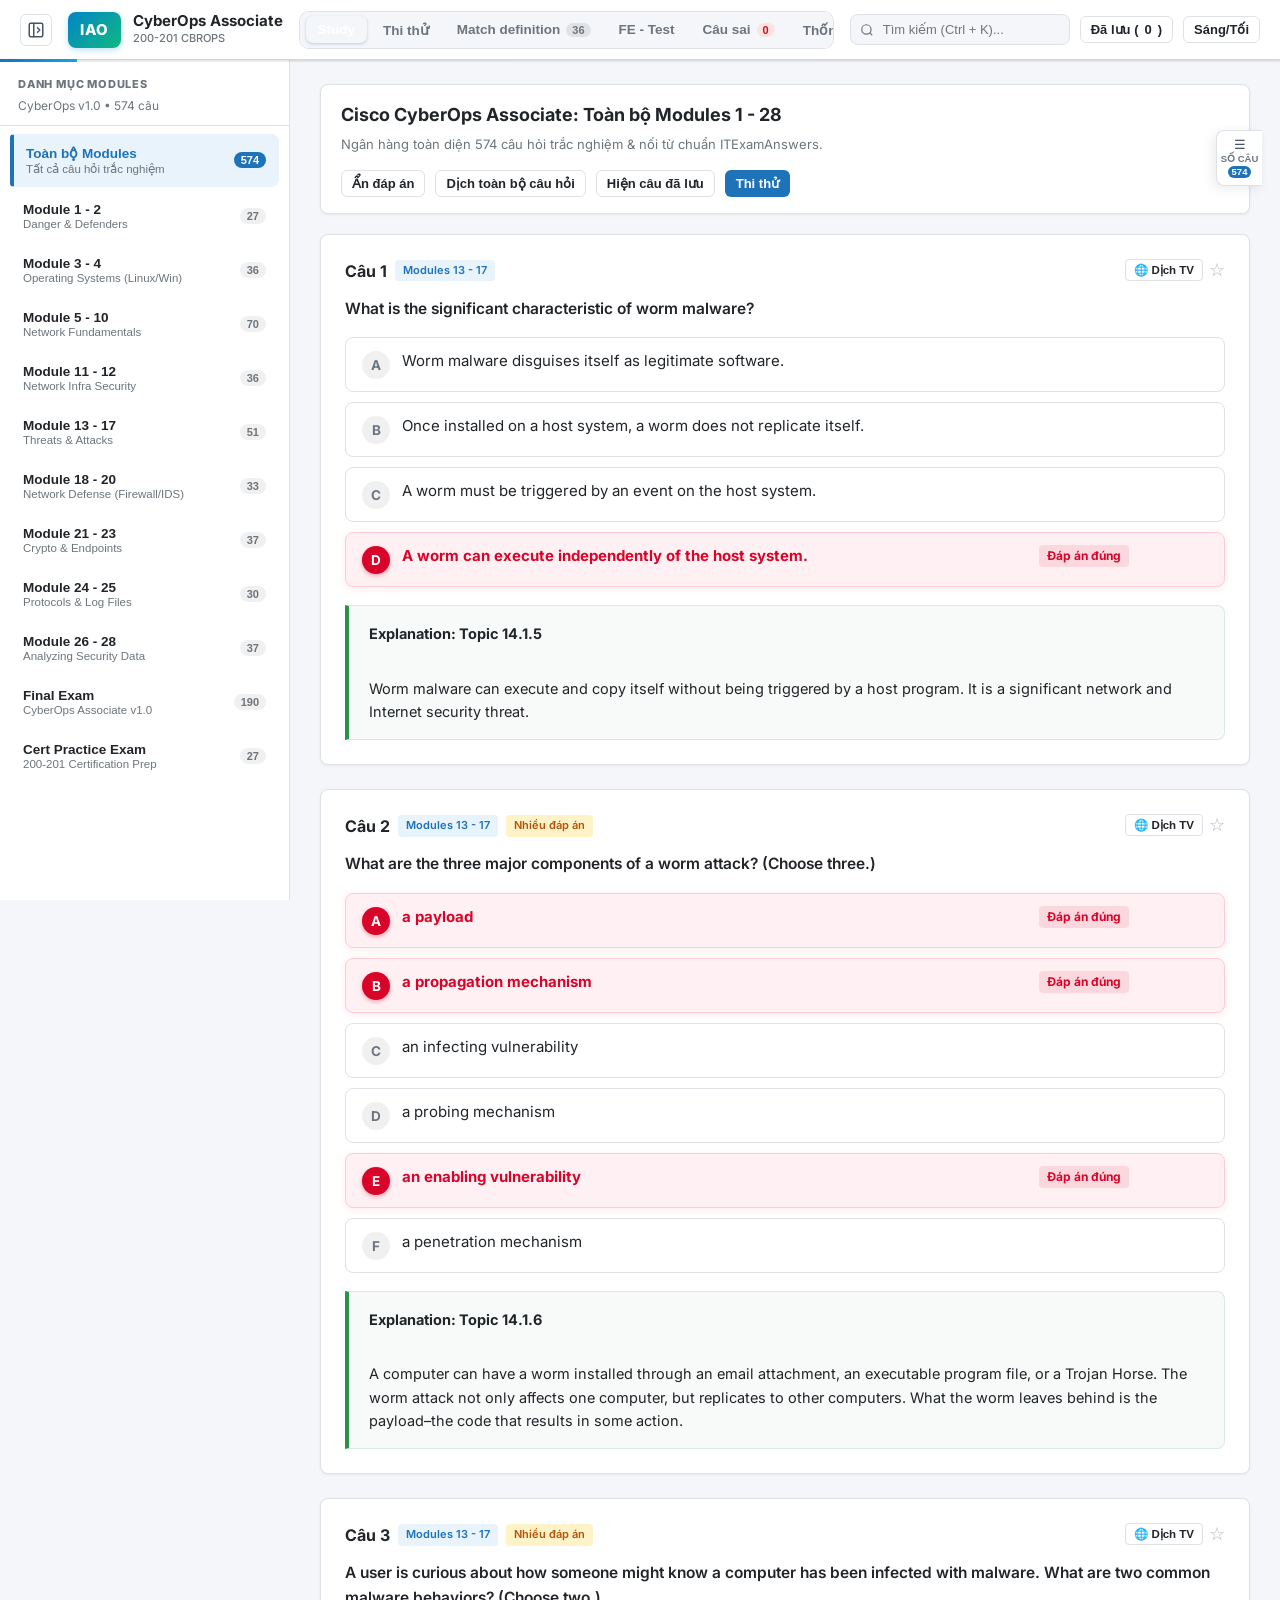
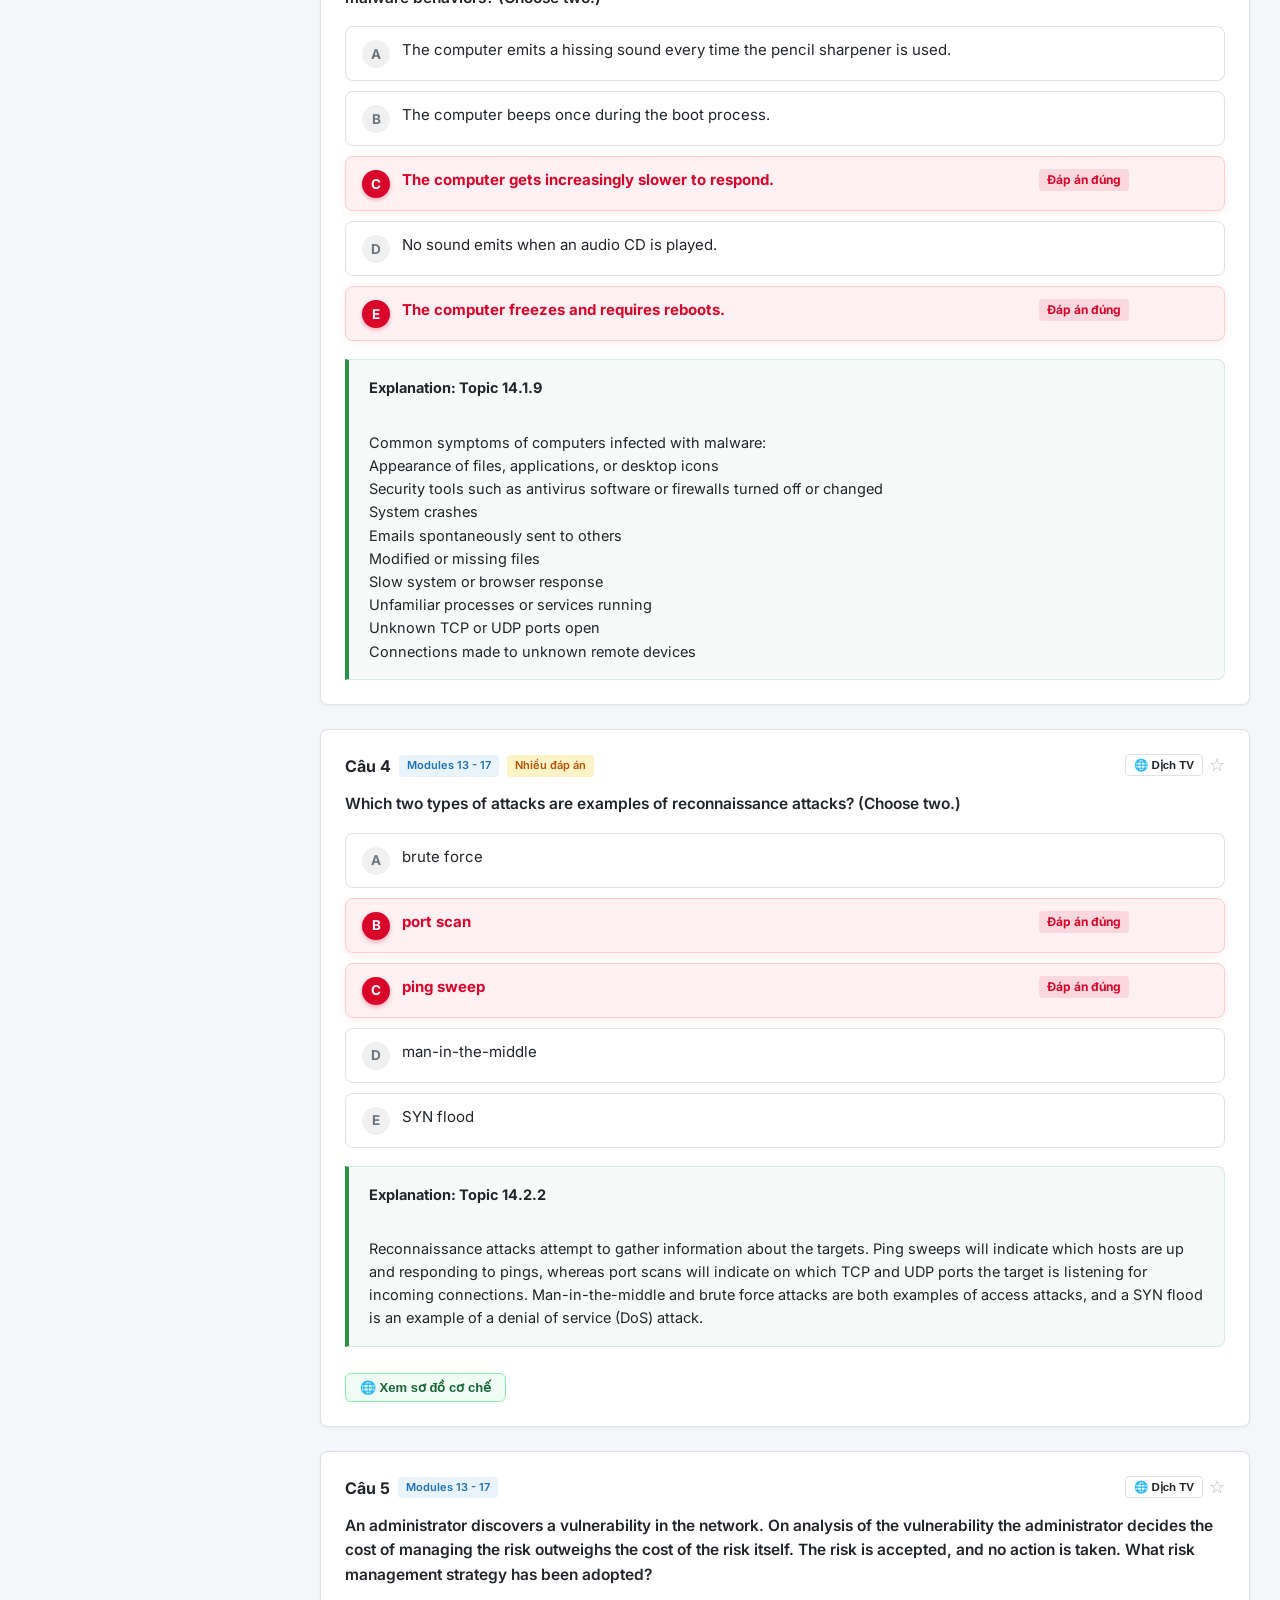
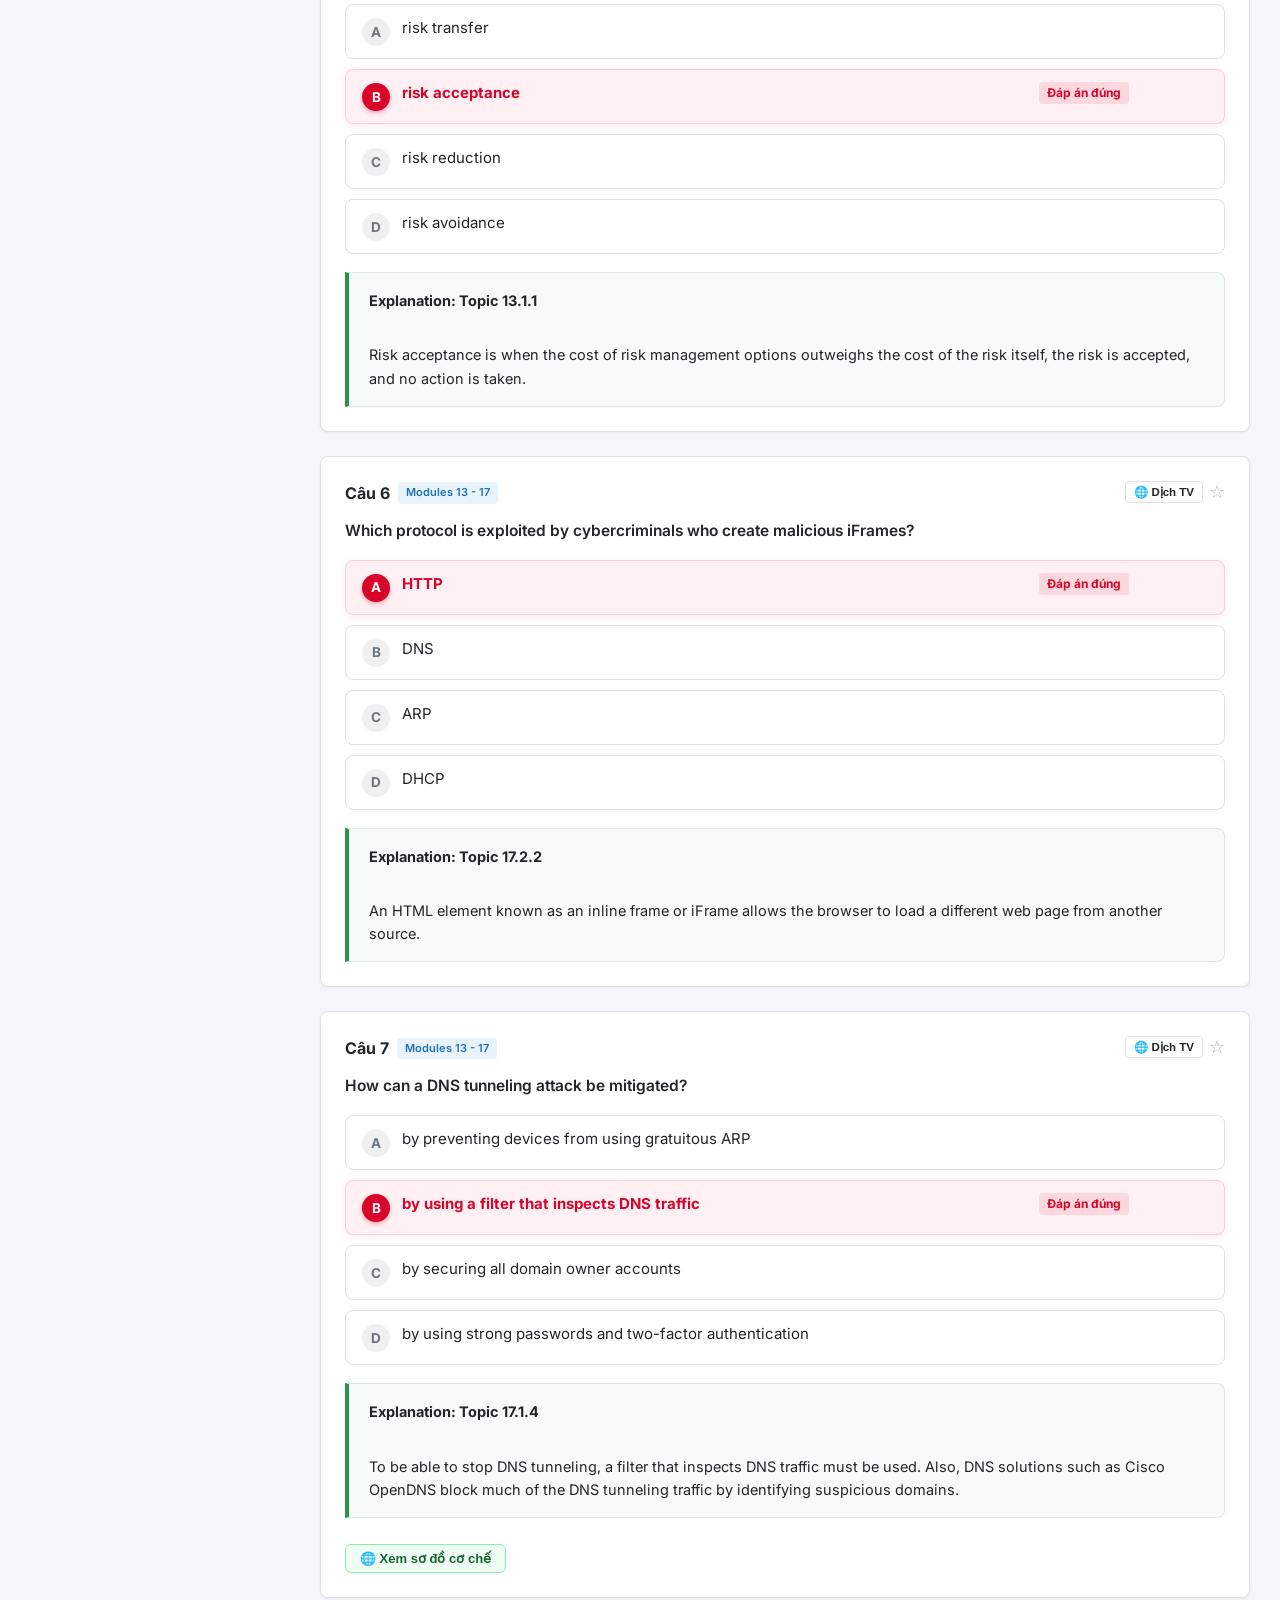
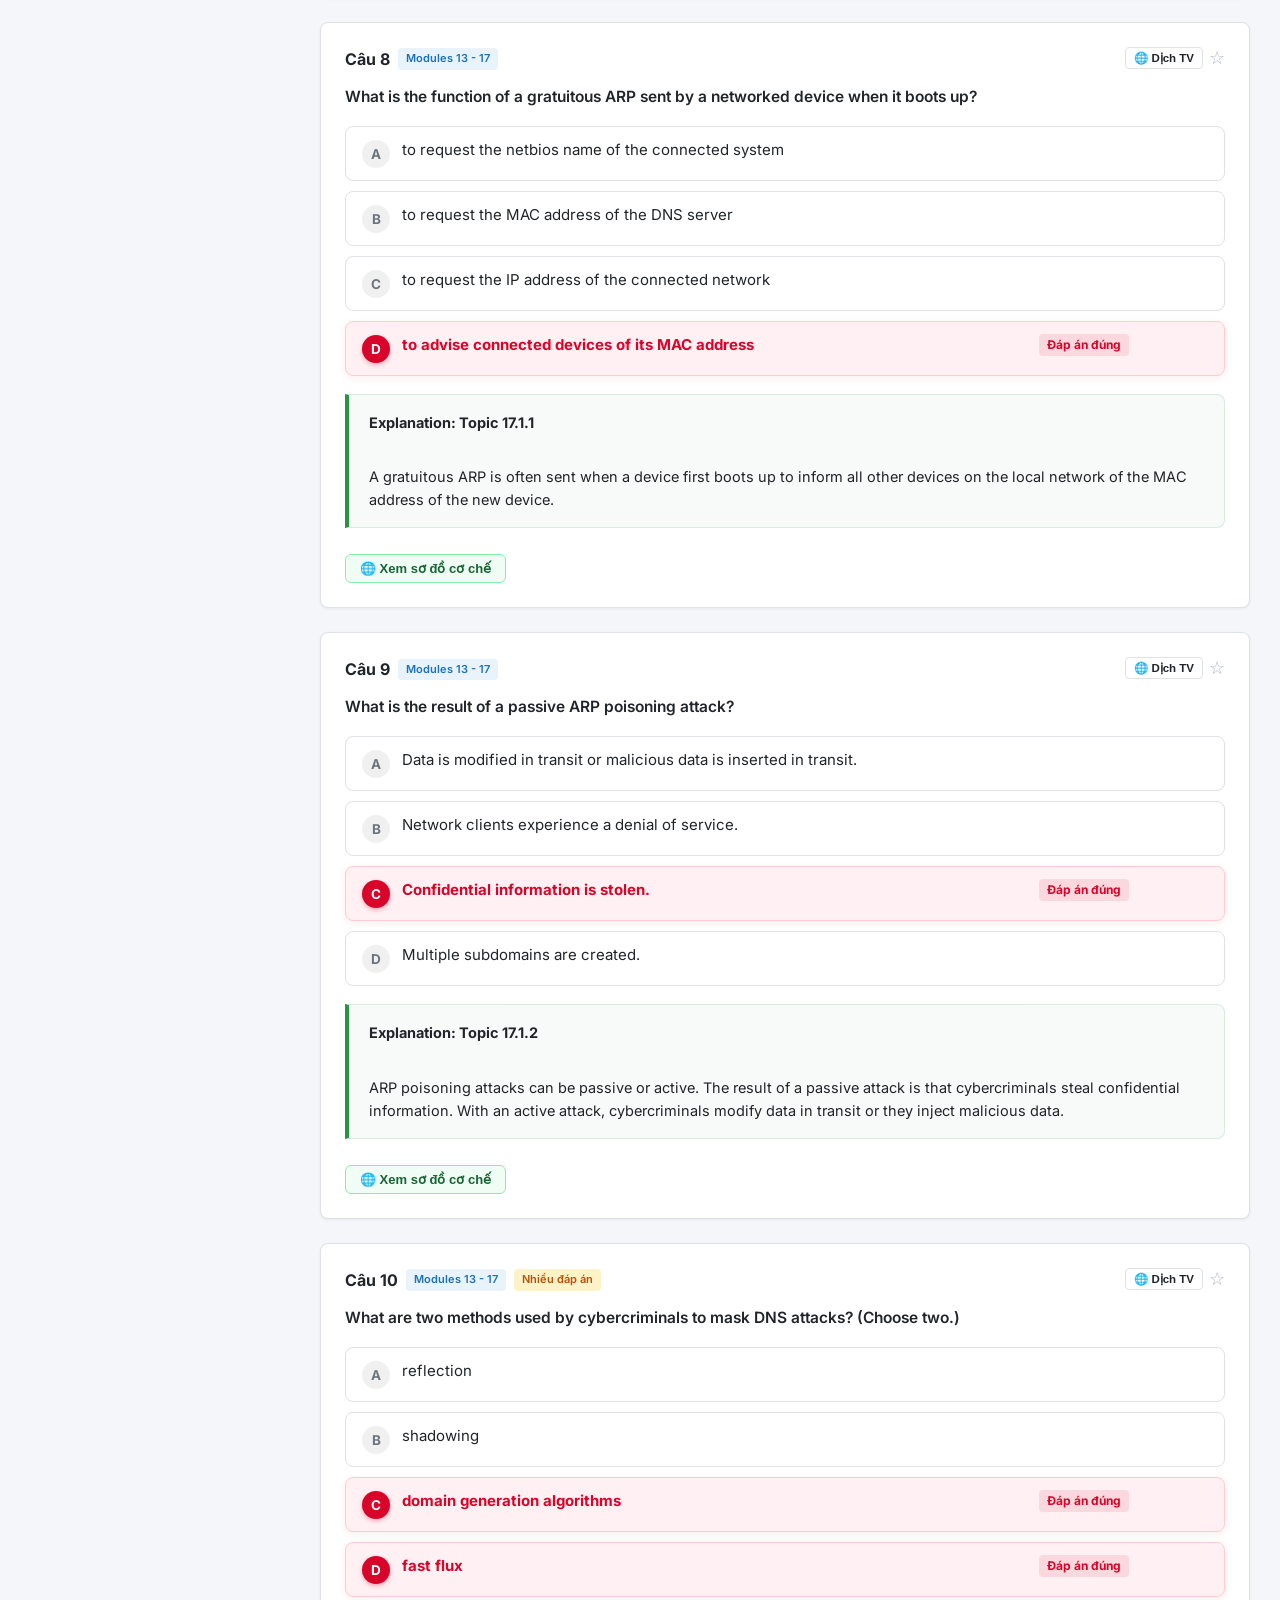
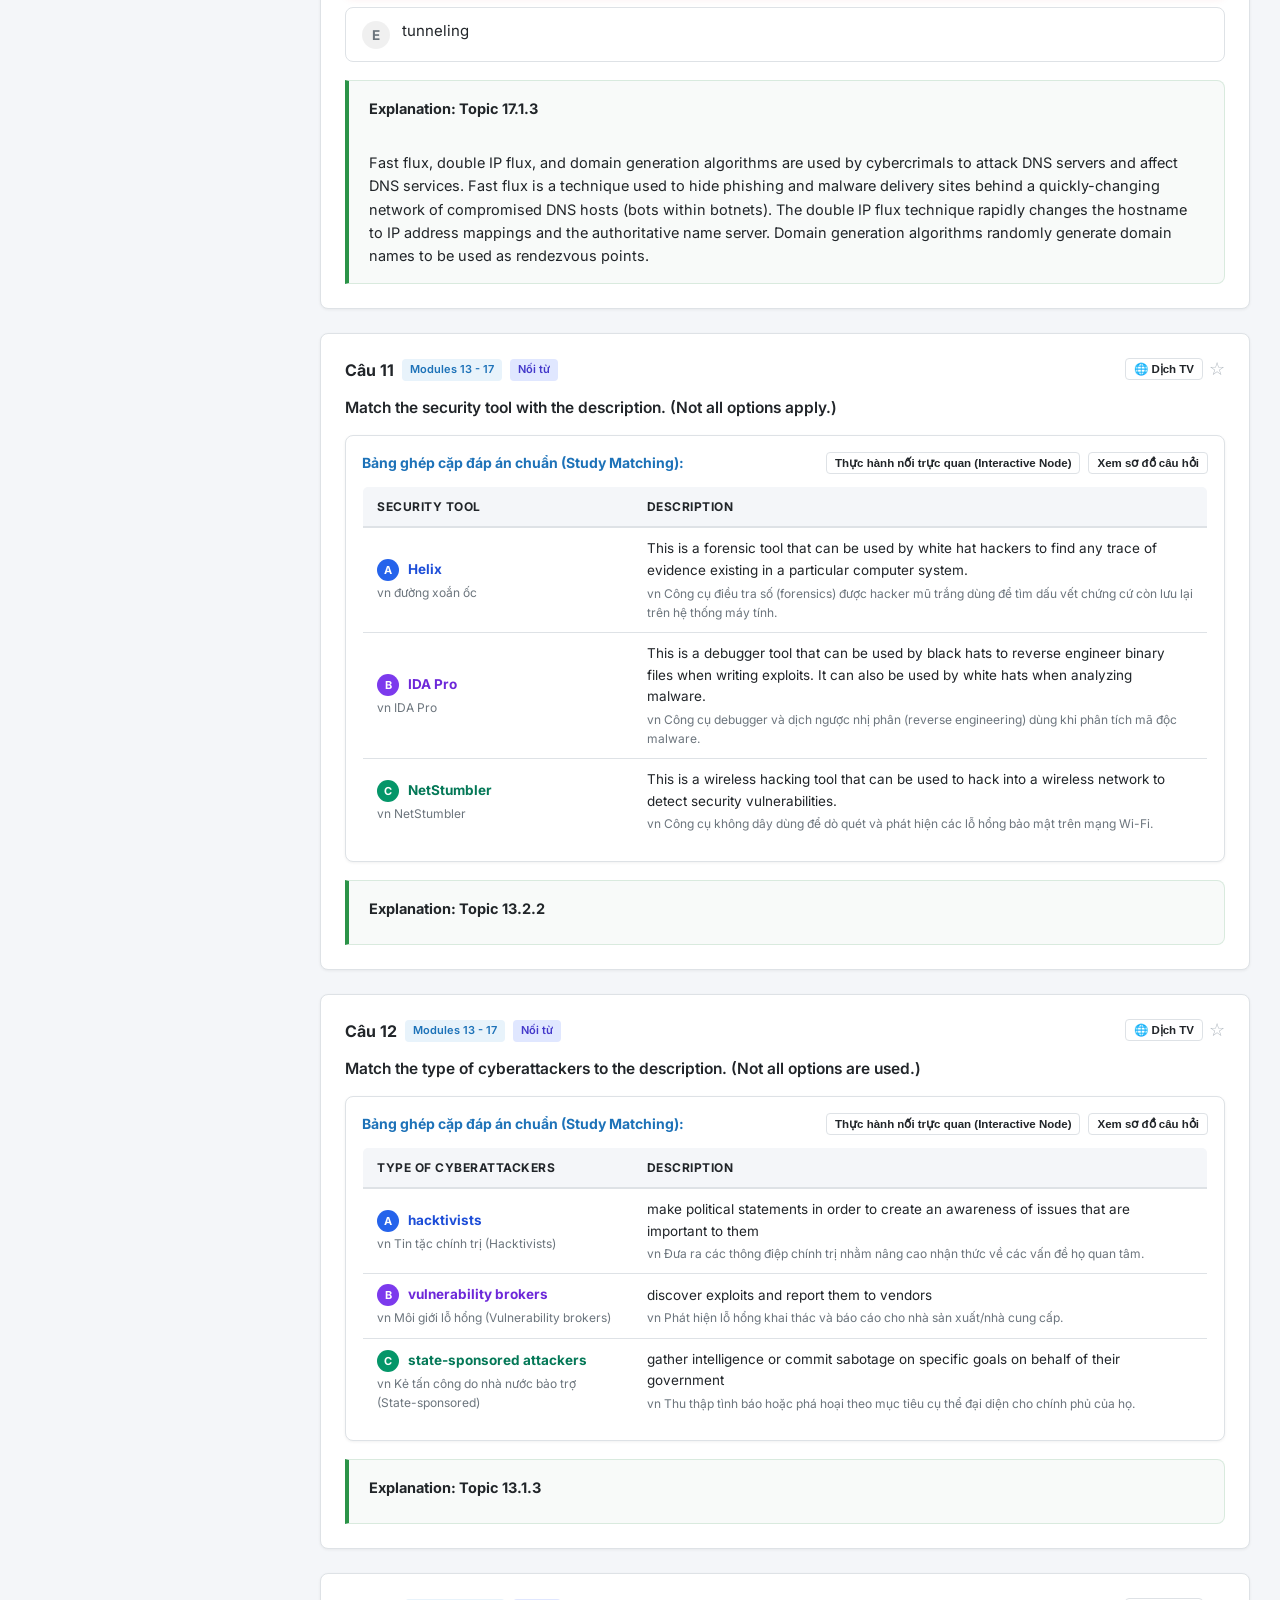
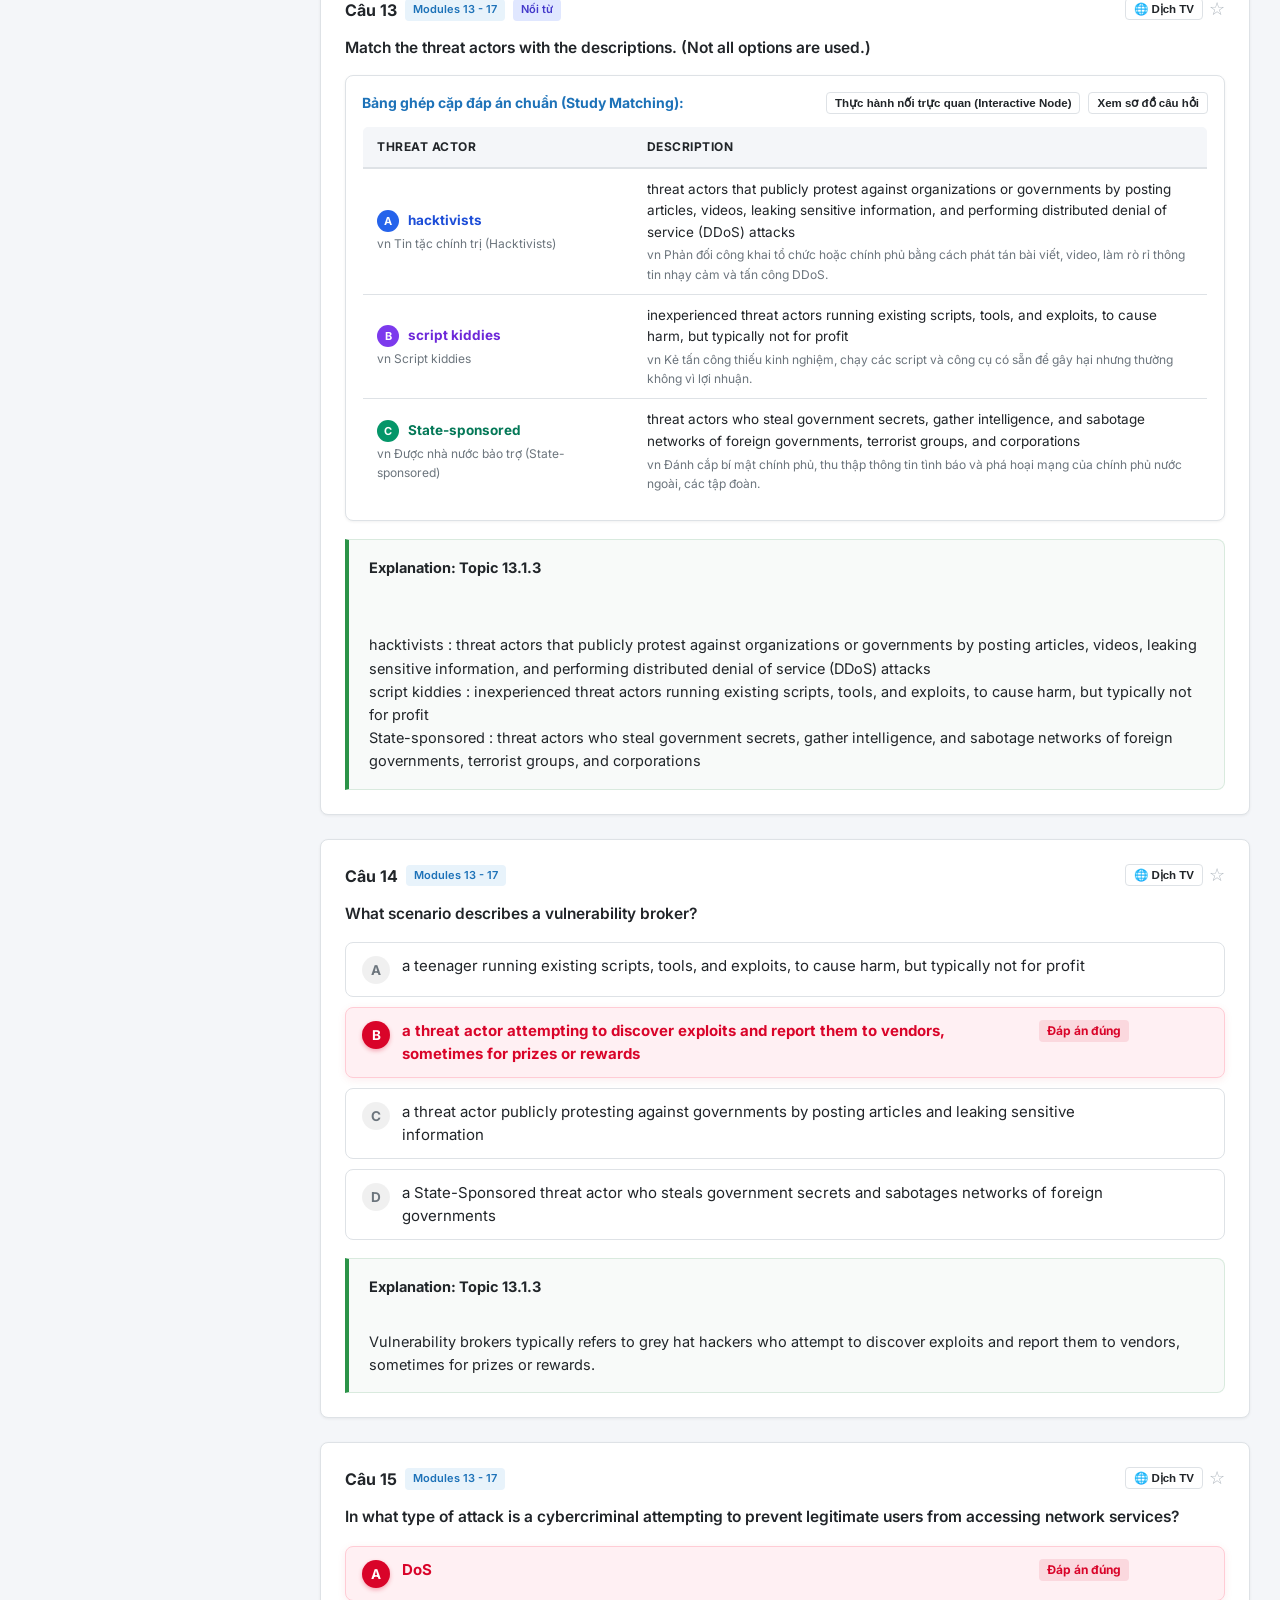
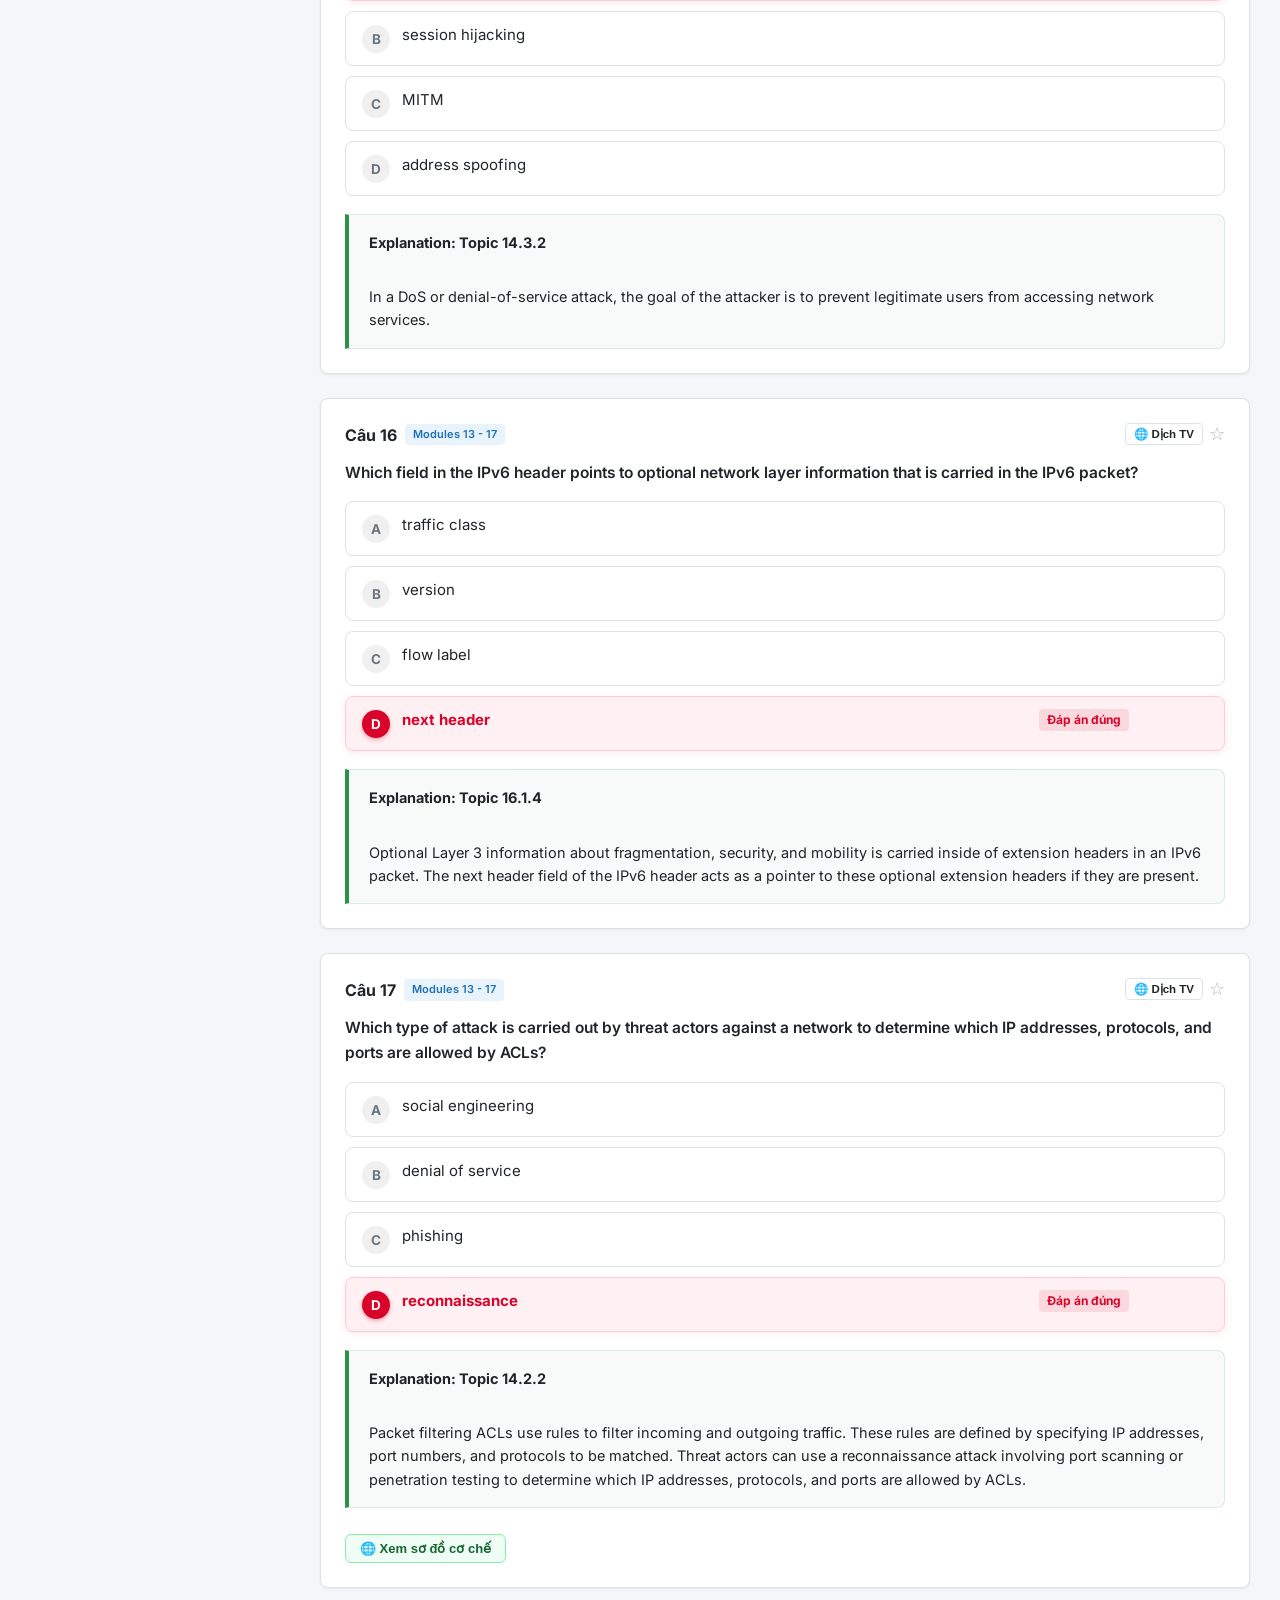
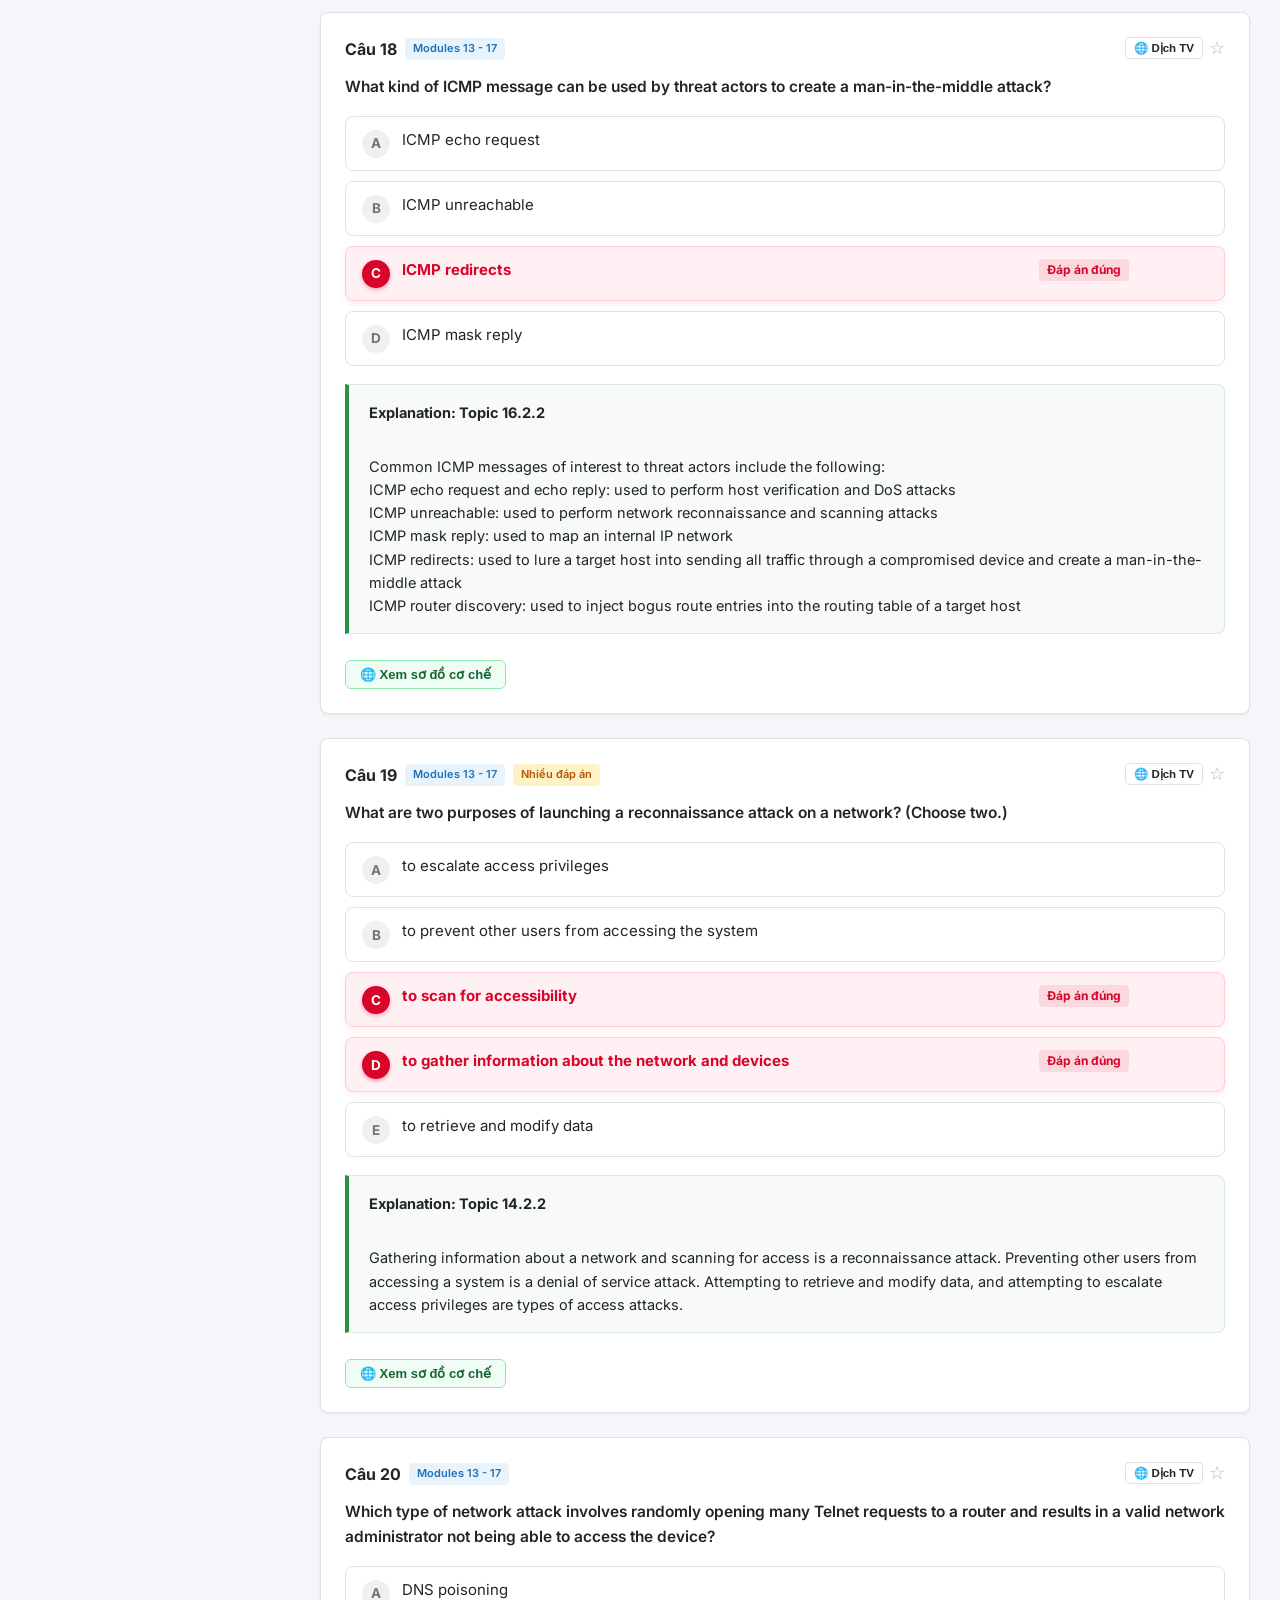
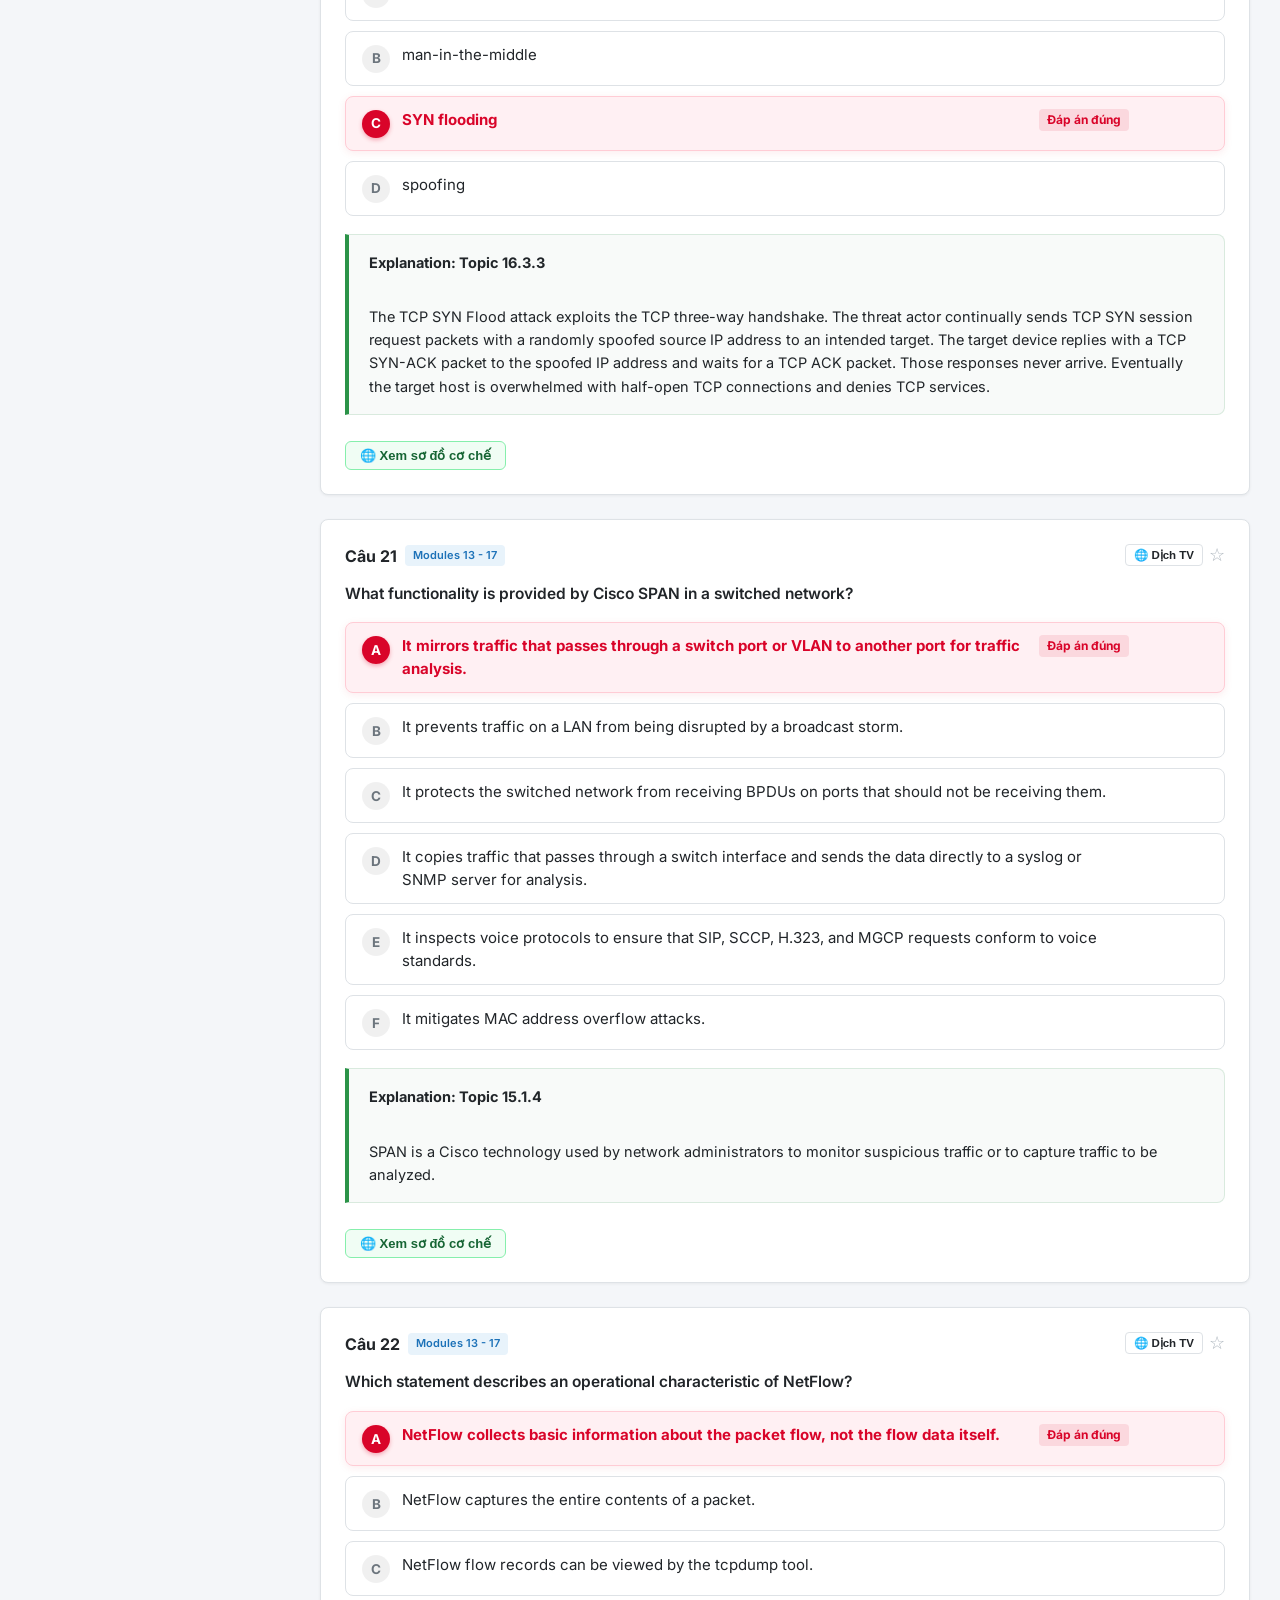
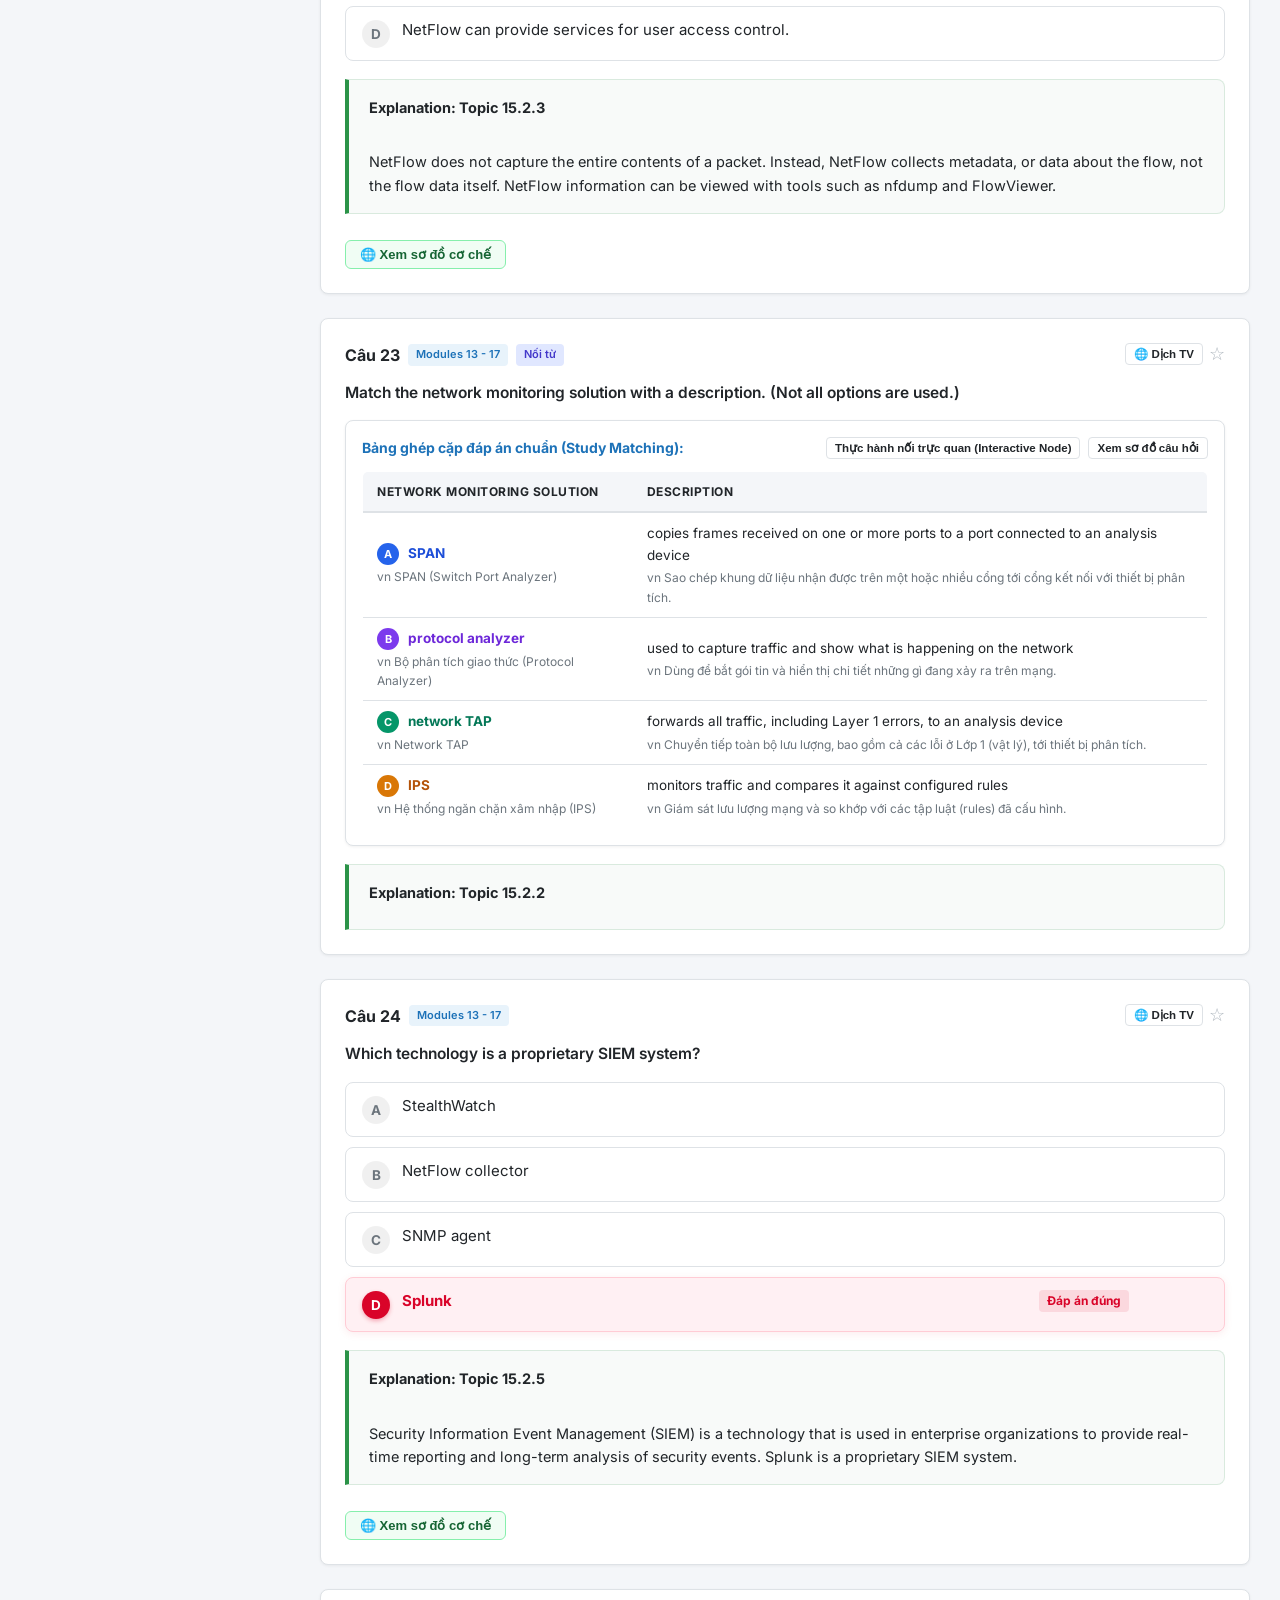
<file: FE-IAO/index.html>
<!DOCTYPE html>
<html lang="vi">
<head>
  <meta charset="UTF-8">
  <meta name="viewport" content="width=device-width, initial-scale=1.0">
  <title>Cisco CyberOps Associate (200-201 CBROPS) - Ôn Thi Trắc Nghiệm & Match</title>
  <link rel="stylesheet" href="style.css">
  <link rel="preconnect" href="https://fonts.googleapis.com">
  <link rel="preconnect" href="https://fonts.gstatic.com" crossorigin>
  <link href="https://fonts.googleapis.com/css2?family=Inter:wght@400;500;600;700;800&display=swap" rel="stylesheet">
  <link rel="icon" href="data:image/svg+xml,<svg xmlns='http://www.w3.org/2000/svg' viewBox='0 0 24 24' fill='%231d72b8'><path d='M12 2L2 7l10 5 10-5-10-5zM2 17l10 5 10-5M2 12l10 5 10-5'/></svg>">
</head>
<body>

  <!-- ========================================================
       TOP HEADER (BRAND + FUNCTIONAL TABS + CONTROLS)
       ======================================================== -->
  <header class="app-topbar">
    <div class="topbar-inner">
      
      <!-- Brand Logo / Identity (Image Paint Replica: IAO) -->
      <button class="btn-sidebar-toggle" id="sidebarToggleBtn" title="Thu gọn / Mở rộng Sidebar (Ctrl + B)">
          <svg width="18" height="18" viewBox="0 0 24 24" fill="none" stroke="currentColor" stroke-width="2" stroke-linecap="round" stroke-linejoin="round">
            <rect width="18" height="18" x="3" y="3" rx="2"/>
            <path d="M9 3v18"/>
            <path d="m14 9 3 3-3 3"/>
          </svg>
        </button>
        <div class="topbar-brand" id="logoBtn"  title="Về trang chủ ôn tập">
        <div class="brand-badge">IAO</div>
        <div class="brand-info">
          <div class="brand-title">CyberOps Associate</div>
          <div class="brand-sub">200-201 CBROPS</div>
        </div>
      </div>

      <!-- Functional Navigation Modes pushed to TOP -->
      <nav class="topbar-modes-nav">
        <div class="tab-slider-pill" id="tabSliderPill"></div>
        <button class="topbar-tab-btn tab-btn active" id="tabStudy" data-mode="study"><span class="tab-text">Study</span></button>
        <button class="topbar-tab-btn tab-btn" id="tabExam" data-mode="exam"><span class="tab-text">Thi thử</span></button>
        <button class="topbar-tab-btn tab-btn" id="tabMatchMode" data-mode="match"><span class="tab-text">Match definition</span>
          <span class="tab-pill-badge" id="matchTabCount">36</span></button>
        <button class="topbar-tab-btn tab-btn" id="tabFeTest" data-mode="fetest"><span class="tab-text">FE - Test</span></button>
        <button class="topbar-tab-btn tab-btn" id="tabMistakes" data-mode="mistakes"><span class="tab-text">Câu sai</span>
          <span class="tab-pill-badge badge-danger" id="mistakesTabCount">0</span></button>
        <button class="topbar-tab-btn tab-btn" id="tabStats" data-mode="stats"><span class="tab-text">Thống kê Mod</span></button>
        
      </nav>

      <!-- Quick Action Tools (Search, Starred, Dark Mode) -->
      <div class="topbar-actions">
        <div class="search-box-wrapper">
          <svg class="search-icon" width="14" height="14" viewBox="0 0 24 24" fill="none" stroke="currentColor" stroke-width="2"><circle cx="11" cy="11" r="8"></circle><line x1="21" y1="21" x2="16.65" y2="16.65"></line></svg>
          <input type="text" id="searchInput" class="search-input" placeholder="Tìm kiếm (Ctrl + K)...">
        </div>

        <button class="btn btn-outline btn-sm topbar-tool-btn" id="starredBtn" title="Xem danh sách câu đã lưu">Đã lưu (<span id="starredCount">0</span>)</button>

        <button class="btn btn-outline btn-sm" id="themeToggleBtn" title="Chuyển chế độ Sáng / Tối">Sáng/Tối</button>

        <!-- Mobile sidebar hamburger toggle -->
        <button class="btn-icon mobile-menu-btn" id="mobileSidebarToggle" title="Mở danh mục Module">
          Danh mục
        </button>
      </div>

    </div>
      <!-- Global Learning & Exam Progress Bar (Safe Exam Browser / Sticky Telemetry) -->
    <div class="global-progress-bar-wrap" id="globalProgressWrap">
      <div class="global-progress-bar-fill" id="globalProgressBar" style="width: 0%;"></div>
    </div>
  </header>

  <!-- ========================================================
       MAIN APP WORKSPACE (SIDEBAR NAVIGATION + CONTENT PANE)
       ======================================================== -->
  <div class="app-workspace">

    <!-- LEFT SIDEBAR: MODULES DIRECTORY (nguyenpht.vercel.app aesthetic) -->
    <aside class="app-sidebar" id="appSidebar">
      <div class="sidebar-header">
        <div class="sidebar-title-group">
          <div class="sidebar-section-title">DANH MỤC MODULES</div>
          <div class="sidebar-section-sub">CyberOps v1.0 • 574 câu</div>
        </div>
        <button class="sidebar-close-btn" id="sidebarCloseBtn" title="Đóng thanh danh mục">✕</button>
      </div>

      <nav class="sidebar-modules-list" id="modulesBar">
        <button class="sidebar-mod-item module-pill active" data-mod="all">
          <div class="mod-details">
            <span class="mod-title">Toàn bộ Modules</span>
            <span class="mod-desc">Tất cả câu hỏi trắc nghiệm</span>
          </div>
          <span class="module-badge-count" id="count-all">574</span>
        </button>

        <button class="sidebar-mod-item module-pill" data-mod="m1-2">
          <div class="mod-details">
            <span class="mod-title">Module 1 - 2</span>
            <span class="mod-desc">Danger & Defenders</span>
          </div>
          <span class="module-badge-count" id="count-m1-2">27</span>
        </button>

        <button class="sidebar-mod-item module-pill" data-mod="m3-4">
          <div class="mod-details">
            <span class="mod-title">Module 3 - 4</span>
            <span class="mod-desc">Operating Systems (Linux/Win)</span>
          </div>
          <span class="module-badge-count" id="count-m3-4">36</span>
        </button>

        <button class="sidebar-mod-item module-pill" data-mod="m5-10">
          <div class="mod-details">
            <span class="mod-title">Module 5 - 10</span>
            <span class="mod-desc">Network Fundamentals</span>
          </div>
          <span class="module-badge-count" id="count-m5-10">70</span>
        </button>

        <button class="sidebar-mod-item module-pill" data-mod="m11-12">
          <div class="mod-details">
            <span class="mod-title">Module 11 - 12</span>
            <span class="mod-desc">Network Infra Security</span>
          </div>
          <span class="module-badge-count" id="count-m11-12">36</span>
        </button>

        <button class="sidebar-mod-item module-pill" data-mod="m13-17">
          <div class="mod-details">
            <span class="mod-title">Module 13 - 17</span>
            <span class="mod-desc">Threats & Attacks</span>
          </div>
          <span class="module-badge-count" id="count-m13-17">51</span>
        </button>

        <button class="sidebar-mod-item module-pill" data-mod="m18-20">
          <div class="mod-details">
            <span class="mod-title">Module 18 - 20</span>
            <span class="mod-desc">Network Defense (Firewall/IDS)</span>
          </div>
          <span class="module-badge-count" id="count-m18-20">33</span>
        </button>

        <button class="sidebar-mod-item module-pill" data-mod="m21-23">
          <div class="mod-details">
            <span class="mod-title">Module 21 - 23</span>
            <span class="mod-desc">Crypto & Endpoints</span>
          </div>
          <span class="module-badge-count" id="count-m21-23">37</span>
        </button>

        <button class="sidebar-mod-item module-pill" data-mod="m24-25">
          <div class="mod-details">
            <span class="mod-title">Module 24 - 25</span>
            <span class="mod-desc">Protocols & Log Files</span>
          </div>
          <span class="module-badge-count" id="count-m24-25">30</span>
        </button>

        <button class="sidebar-mod-item module-pill" data-mod="m26-28">
          <div class="mod-details">
            <span class="mod-title">Module 26 - 28</span>
            <span class="mod-desc">Analyzing Security Data</span>
          </div>
          <span class="module-badge-count" id="count-m26-28">37</span>
        </button>

        <button class="sidebar-mod-item module-pill" data-mod="final">
          <div class="mod-details">
            <span class="mod-title">Final Exam</span>
            <span class="mod-desc">CyberOps Associate v1.0</span>
          </div>
          <span class="module-badge-count" id="count-final">190</span>
        </button>

        <button class="sidebar-mod-item module-pill" data-mod="cert_practice">
          <div class="mod-details">
            <span class="mod-title">Cert Practice Exam</span>
            <span class="mod-desc">200-201 Certification Prep</span>
          </div>
          <span class="module-badge-count" id="count-cert_practice">27</span>
        </button>
      </nav>
    </aside>

    <!-- Sidebar Backdrop for Mobile overlay -->
    <div class="sidebar-backdrop" id="sidebarBackdrop"></div>

    <!-- RIGHT MAIN CONTENT CONTAINER -->
    <main class="app-main" id="appMain">

      <!-- Safe Exam Browser (SEB) Sticky Status Bar for Exam & FE-Test -->
      <div class="seb-sticky-bar" id="sebStickyBar" style="display: none;">
        <div class="seb-bar-inner">
          <div class="seb-badge-group">
            <span class="seb-badge-pill">SEB Environment</span>
            <span class="seb-exam-name" id="sebExamName">Thi Thử Trực Tuyến</span>
          </div>
          <div class="seb-progress-group">
            <span class="seb-progress-text" id="sebProgressText">Câu 1 / 50 (0%)</span>
            <div class="seb-progress-track">
              <div class="seb-progress-fill" id="sebProgressFill" style="width: 0%;"></div>
            </div>
          </div>
          <div class="seb-actions-group">
            <div class="seb-timer-badge" id="sebTimerBadge">
              <span class="timer-icon">⏱</span>
              <span id="sebTimerDisplay">45:00</span>
            </div>
            <button class="btn btn-outline btn-xs" id="sebPauseBtn">Tạm dừng</button>
            <button class="btn btn-success btn-xs" id="sebSubmitBtn">Nộp bài</button>
          </div>
        </div>
      </div>


      <!-- 1. STUDY VIEW -->
      <section id="studyView" class="view-panel">
        <div class="study-banner">
          <div class="banner-info">
            <h2 id="studyModuleTitle">Cisco CyberOps Associate: Toàn bộ Modules 1 - 28</h2>
            <p id="studyModuleDesc">574 câu hỏi trắc nghiệm và bài tập nối từ theo ITExamAnswers.</p>
          </div>
          <div class="study-controls">
            <button class="btn btn-outline btn-sm" id="toggleAnswersBtn">
              <span id="toggleAnswersText">Ẩn đáp án</span>
            </button>
            <button class="btn btn-outline btn-sm" id="toggleAllTranslateBtn">
              Dịch toàn bộ câu hỏi
            </button>
            <button class="btn btn-outline btn-sm" id="filterStarredOnlyBtn">
              Hiện câu đã lưu
            </button>
            <button class="btn btn-primary btn-sm" id="startExamFromStudyBtn">
              Thi thử
            </button>
          </div>
        </div>

                <!-- Floating Question Navigation Rail (Bảng điều hướng câu hỏi) -->
        <div class="study-nav-rail" id="studyNavRail">
          <button class="study-nav-rail-toggle" id="studyNavRailToggle" title="Đóng / Mở bảng điều hướng câu hỏi">
            <span class="nav-rail-icon">☰</span>
            <span class="nav-rail-label">Số câu</span>
            <span class="nav-rail-badge" id="studyNavRailCount">0</span>
          </button>
          <div class="study-nav-rail-panel" id="studyNavRailPanel">
            <div class="study-nav-rail-header">
              <span class="rail-header-title">ĐIỀU HƯỚNG CÂU HỎI</span>
              <button class="rail-close-btn" id="studyNavRailCloseBtn" title="Đóng">✕</button>
            </div>
            <div class="study-nav-rail-legend">
              <span class="rail-legend-item"><span class="legend-dot dot-active"></span> Đang xem</span>
              <span class="rail-legend-item"><span class="legend-dot dot-starred">★</span> Đã lưu</span>
            </div>
            <div class="study-nav-rail-grid" id="studyNavRailGrid">
              <!-- Number pills injected dynamically -->
            </div>
          </div>
        </div>

        <div class="study-list" id="studyQuestionsList">
          <!-- Questions dynamically injected here -->
        </div>
      </section>

      <!-- 2. EXAM VIEW -->
      <section id="examView" class="view-panel" style="display: none;">
        <div class="exam-layout">
          
          <!-- Exam Header Meta Card -->
          <div class="exam-header-meta">
            <div style="display: flex; justify-content: space-between; align-items: flex-start; flex-wrap: wrap; gap: 10px;">
              <div>
                <h2 class="exam-title-big" id="examCurrentTitle">Modules 24 - 25: Protocols and Log Files Group Exam - Test online</h2>
                <div class="exam-meta-row">
                  <span>ITExamAnswers</span>
                  <span>Thời gian: 45 phút</span>
                  <span>CyberOps Associate</span>
                  <span id="examQuestionsCountBadge">30 Câu</span>
                </div>
              </div>
              <div style="display: flex; align-items: center; gap: 10px;">
                <div class="timer-badge normal" id="examTimerBadge">Thời gian: <span id="timerDisplay">45:00</span>
                </div>
                <button class="btn btn-outline btn-sm" id="timerPauseBtn" title="Tạm dừng / Tiếp tục">Tạm dừng</button>
                <button class="btn btn-outline btn-sm" id="examSettingsBtn" title="Cài đặt đề thi">Cài đặt</button>
              </div>
            </div>

            <div class="exam-info-banner">
              <div>
                <strong>Hướng dẫn:</strong> Chọn đáp án cho từng câu hỏi. Sử dụng bảng số bên trái để chuyển nhanh giữa các câu hỏi. Bấm <strong>Nộp Bài (Submit)</strong> để chấm điểm.
              </div>
              <div>
                <button class="btn btn-success btn-sm" id="submitExamTopBtn">Nộp bài</button>
              </div>
            </div>
          </div>

          <!-- 2-Column Split Workspace: Left Questions Palette, Right Active Question Card -->
          <div class="exam-workspace-split">
            <!-- Left: Question Grid Navigation Palette -->
            <aside class="exam-sidebar-palette">
              <div class="grid-container">
                <div class="exam-palette-header">
                  <span class="exam-palette-title">
                    <svg width="15" height="15" viewBox="0 0 24 24" fill="none" stroke="currentColor" stroke-width="2" stroke-linecap="round" stroke-linejoin="round">
                      <rect x="3" y="3" width="7" height="7"></rect>
                      <rect x="14" y="3" width="7" height="7"></rect>
                      <rect x="14" y="14" width="7" height="7"></rect>
                      <rect x="3" y="14" width="7" height="7"></rect>
                    </svg>
                    Bảng câu hỏi
                  </span>
                  <span class="exam-palette-sub" id="examPaletteSummary">Câu 1/50</span>
                </div>
                <div class="question-numbers-grid" id="examGrid">
                  <!-- Grid buttons injected by JS -->
                </div>
                <div class="grid-legend">
                  <div class="legend-item"><div class="legend-box legend-answered"></div> <span>Answered (<span id="countAnswered">0</span>)</span></div>
                  <div class="legend-item"><div class="legend-box legend-review"></div> <span>Review (<span id="countReview">0</span>)</span></div>
                  <div class="legend-item"><div class="legend-box legend-unanswered"></div> <span>Chưa làm (<span id="countUnanswered">0</span>)</span></div>
                  <div class="legend-item"><div class="legend-box legend-active"></div> <span>Đang xem</span></div>
                </div>
              </div>
            </aside>

            <!-- Right: Current Active Question Card -->
            <main class="exam-active-panel">
              <div class="exam-question-card" id="examQuestionCard">
            <div class="exam-q-header">
              <div class="exam-q-title" id="examQTitle">1. Question</div>
              <div class="exam-q-points">1 points</div>
            </div>

            <div class="exam-q-body" id="examQText">
              <!-- Question text -->
            </div>

            <div style="margin: 8px 0 16px;">
              <button class="translate-btn" id="btnTranslateExamQ">Dịch câu hỏi sang Tiếng Việt</button>
              <div class="translated-question-box" id="examQTranslationBox" style="display: none;">
                <div class="translation-tag">Bản dịch Tiếng Việt:</div>
                <div id="examQTranslationText"></div>
              </div>
            </div>

            <div id="examQImageContainer" class="study-image" style="display: none;">
              <!-- Exhibit image if any -->
            </div>

            <!-- Multiple choice options container -->
            <div class="exam-options-container" id="examOptionsList">
              <!-- Options injected by JS -->
            </div>

            <!-- Matching drag & drop exhibit notice if applicable -->
            <div id="examMatchContainer" style="display: none;">
              <!-- Match display -->
            </div>

            <!-- Exam Action Buttons -->
            <div class="exam-actions-bar">
              <div style="display: flex; gap: 8px;">
                <button class="btn btn-outline btn-sm" id="btnMarkReview">Đánh dấu xem lại</button>
                <button class="btn btn-outline btn-sm" id="btnClearAnswer">Xóa lựa chọn</button>
              </div>
              <div class="exam-nav-group">
                <button class="btn btn-outline" id="btnPrevQuestion">Câu trước</button>
                <button class="btn btn-primary" id="btnNextQuestion">Câu tiếp theo</button>
                <button class="btn btn-success" id="btnSubmitExam">Nộp bài</button>
              </div>
            </div>

          </div>
        </main>
      </div>

    </div>
  </section>

      <!-- 3. EXAM RESULTS VIEW -->
      <section id="resultsView" class="view-panel" style="display: none;">
        <div class="result-container">
          <div class="score-circle" id="scoreCircle">
            <span id="scorePercent">85%</span>
            <span style="font-size: 13px; font-weight: 500;" id="scoreBadge">ĐẠT (PASS)</span>
          </div>
          <h2 style="font-size: 24px; font-weight: 700; margin-bottom: 8px;" id="resultTitle">Kết quả bài thi</h2>
          <p style="color: var(--text-muted); max-width: 600px; margin: 0 auto;" id="resultFeedback">Hoàn thành bài thi trắc nghiệm.</p>

          <div class="result-stats-row">
            <div class="stat-box">
              <div class="stat-val" style="color: var(--answered-green);" id="resCorrect">25</div>
              <div class="stat-lbl">Số câu đúng</div>
            </div>
            <div class="stat-box">
              <div class="stat-val" style="color: var(--correct-red);" id="resWrong">4</div>
              <div class="stat-lbl">Số câu sai</div>
            </div>
            <div class="stat-box">
              <div class="stat-val" style="color: var(--text-muted);" id="resSkipped">1</div>
              <div class="stat-lbl">Chưa làm</div>
            </div>
            <div class="stat-box">
              <div class="stat-val" style="color: var(--primary);" id="resTime">18:42</div>
              <div class="stat-lbl">Thời gian làm</div>
            </div>
          </div>

          <div style="display: flex; justify-content: center; gap: 12px; margin-top: 24px; flex-wrap: wrap;">
            <button class="btn btn-primary" id="btnRetakeExam">Làm lại đề này</button>
            <button class="btn btn-warning" id="btnRetryWrongOnly">Làm lại các câu sai</button>
            <button class="btn btn-outline" id="btnReviewAllAnswers">Xem chi tiết đáp án</button>
          </div>
        </div>

        <!-- Detailed Review List -->
        <div class="study-list" id="examReviewList">
          <!-- Review cards injected here -->
        </div>
      </section>

      

      <!-- 5. MISTAKES VIEW (CÁC CÂU SAI) -->
      <section id="mistakesView" class="view-panel" style="display: none;">
        <div class="study-banner">
          <div class="banner-info">
            <h2>Câu làm sai</h2>
            <p id="mistakesSummaryText">Danh sách các câu đã trả lời chưa đúng trong các bài thi thử.</p>
          </div>
          <div class="study-controls">
            <button class="btn btn-outline btn-sm" id="toggleAnswersBtn">
              <span id="toggleAnswersText">Ẩn đáp án</span>
            </button>
            <button class="btn btn-outline btn-sm" id="toggleAllTranslateBtn">
              Dịch toàn bộ câu hỏi
            </button>
            <button class="btn btn-outline btn-sm" id="filterStarredOnlyBtn">
              Hiện câu đã lưu
            </button>
            <button class="btn btn-primary btn-sm" id="startExamFromStudyBtn">
              Thi thử
            </button>
          </div>
        </div>

        <div class="study-list" id="mistakesQuestionsList">
          <!-- Rendered by JS -->
        </div>
      </section>

      <!-- 6. STATS VIEW (THỐNG KÊ THEO MODULE) -->
      <section id="statsView" class="view-panel" style="display: none;">
        <div class="study-banner">
          <div class="banner-info">
            <h2>Thống kê module</h2>
            <p>Tỉ lệ làm đúng và lịch sử làm bài theo từng module.</p>
          </div>
          <div class="study-controls">
            <button class="btn btn-outline btn-sm" id="btnResetAllStats">
              Đặt lại thống kê
            </button>
          </div>
        </div>

        <div class="stats-cards-grid" id="moduleStatsGrid">
          <!-- Rendered by JS -->
        </div>
      </section>

      <!-- 7. MATCH THE DEFINITION VIEW (REDESIGNED NODE-TO-NODE UX/UI) -->
      <section id="matchView" class="view-panel" style="display: none;">
        <div class="study-banner">
          <div class="banner-info">
            <h2>Match definition</h2>
            <p>Bài tập nối thuật ngữ và định nghĩa tương ứng.</p>
          </div>
          <div class="study-controls">
            <button class="btn btn-outline btn-sm" id="btnTranslateAllMatch">
              Dịch Tiếng Việt
            </button>
            <button class="btn btn-outline btn-sm" id="btnResetAllMatches">
              Đặt lại
            </button>
            <button class="btn btn-primary btn-sm" id="btnCheckAllMatches">
              Chấm điểm
            </button>
          </div>
        </div>

        <!-- Quick filter pills for match questions -->
        <div class="match-filter-bar" id="matchFilterBar" style="margin: 14px 0 18px; display: flex; gap: 8px; flex-wrap: wrap; align-items: center;">
          <span style="font-size: 13px; font-weight: 600; color: var(--text-muted);">Lọc theo phần:</span>
          <button class="module-pill active" data-match-mod="all">Tất cả bài nối (<span id="matchCountFilterAll">36</span>)</button>
          <button class="module-pill" data-match-mod="m3-4">Mod 3-4 (8)</button>
          <button class="module-pill" data-match-mod="m5-10">Mod 5-10 (3)</button>
          <button class="module-pill" data-match-mod="m13-17">Mod 13-17 (5)</button>
          <button class="module-pill" data-match-mod="m18-20">Mod 18-20 (4)</button>
          <button class="module-pill" data-match-mod="m21-23">Mod 21-23 (2)</button>
          <button class="module-pill" data-match-mod="m24-25">Mod 24-25 (2)</button>
          <button class="module-pill" data-match-mod="m26-28">Mod 26-28 (2)</button>
          <button class="module-pill" data-match-mod="final">Final Exam (7)</button>
          <button class="module-pill" data-match-mod="cert_practice">Cert Practice (3)</button>
        </div>

        <div class="study-list" id="matchQuestionsList">
          <!-- Matching boards injected here -->
        </div>
      </section>

      <!-- 8. FE - TEST VIEW (RANDOM 50 CÂU TỪ MOD 1-28) -->
      <section id="fetestView" class="view-panel" style="display: none;">
        <div class="study-banner">
          <div class="banner-info">
            <h2>FE - Test: Đề thi ngẫu nhiên 50 câu</h2>
            <p>Hệ thống chọn ngẫu nhiên 50 câu hỏi từ các module và tạo đề thi mới.</p>
          </div>
          <div class="study-controls">
            <button class="btn btn-primary btn-sm" id="btnCreateFeTest">
              Tạo đề mới
            </button>
            <button class="btn btn-outline btn-sm" id="btnClearFeTests">
              Xóa lịch sử đề
            </button>
          </div>
        </div>

        <!-- Summary Stats of FE Tests -->
        <div class="fe-test-stats-row" style="display: grid; grid-template-columns: repeat(auto-fit, minmax(200px, 1fr)); gap: 14px; margin: 16px 0;">
          <div class="stat-card" style="background: var(--bg-card); padding: 14px 18px; border-radius: var(--radius); border: 1px solid var(--border-color);">
            <div style="font-size: 13px; color: var(--text-muted); font-weight: 500;">Tổng số đề đã tạo</div>
            <div style="font-size: 26px; font-weight: 800; color: var(--primary); margin-top: 4px;" id="feTestTotalCreated">0</div>
          </div>
          <div class="stat-card" style="background: var(--bg-card); padding: 14px 18px; border-radius: var(--radius); border: 1px solid var(--border-color);">
            <div style="font-size: 13px; color: var(--text-muted); font-weight: 500;">Số đề đã hoàn thành</div>
            <div style="font-size: 26px; font-weight: 800; color: #10b981; margin-top: 4px;" id="feTestCompletedCount">0</div>
          </div>
          <div class="stat-card" style="background: var(--bg-card); padding: 14px 18px; border-radius: var(--radius); border: 1px solid var(--border-color);">
            <div style="font-size: 13px; color: var(--text-muted); font-weight: 500;">Điểm số cao nhất</div>
            <div style="font-size: 26px; font-weight: 800; color: #f59e0b; margin-top: 4px;" id="feTestHighestScore">--</div>
          </div>
        </div>

        <!-- Tests Grid / List -->
        <div class="fe-test-grid" id="feTestListContainer" style="display: flex; flex-direction: column; gap: 14px;">
          <!-- Rendered by JS -->
        </div>
      </section>

    </main>
  </div>

  <!-- Submit Exam Confirmation Modal -->
  <div class="modal-overlay" id="submitModal">
    <div class="modal-dialog">
      <div class="modal-title">Xác Nhận Nộp Bài</div>
      <p id="submitModalSummary">Bạn có chắc chắn muốn nộp bài thi không?</p>
      <div class="modal-footer">
        <button class="btn btn-outline" id="btnCancelSubmit">Tiếp tục làm bài</button>
        <button class="btn btn-success" id="btnConfirmSubmit">Đồng ý Nộp</button>
      </div>
    </div>
  </div>

  <!-- Exam Settings Modal -->
  <div class="modal-overlay" id="settingsModal">
    <div class="modal-dialog">
      <div class="modal-title">Cài Đặt Đề Thi</div>
      <div style="display: flex; flex-direction: column; gap: 14px; margin-top: 12px;">
        <label style="display: flex; align-items: center; gap: 10px; cursor: pointer;">
          <input type="checkbox" id="cfgShuffleQ" checked style="width: 18px; height: 18px;">
          <span>Trộn thứ tự câu hỏi (Shuffle Questions)</span>
        </label>
        <label style="display: flex; align-items: center; gap: 10px; cursor: pointer;">
          <input type="checkbox" id="cfgShuffleO" checked style="width: 18px; height: 18px;">
          <span>Trộn thứ tự các đáp án A, B, C, D</span>
        </label>
        <div>
          <label style="font-weight: 600; display: block; margin-bottom: 6px;">Thời gian làm bài:</label>
          <select id="cfgTimer" style="width: 100%; padding: 8px; border-radius: 6px; border: 1px solid var(--border-color); background: var(--bg-card); color: var(--text-main);">
            <option value="30">30 phút</option>
            <option value="45" selected>45 phút (Chuẩn Cisco)</option>
            <option value="60">60 phút</option>
            <option value="0">Không giới hạn thời gian (Tự do)</option>
          </select>
        </div>
      </div>
      <div class="modal-footer">
        <button class="btn btn-outline" id="btnCloseSettings">Đóng</button>
        <button class="btn btn-primary" id="btnSaveSettings">Lưu & Tạo Đề Mới</button>
      </div>
    </div>
  </div>

  
  <!-- Test Mistakes Review Modal -->
  <div class="modal-overlay" id="testMistakesModal">
    <div class="modal-dialog modal-dialog-lg" style="max-width: 920px; width: 95%; max-height: 90vh; display: flex; flex-direction: column; padding: 22px;">
      <div style="display: flex; justify-content: space-between; align-items: flex-start; border-bottom: 1px solid var(--border-color); padding-bottom: 12px; margin-bottom: 14px;">
        <div>
          <div class="modal-title" style="margin-bottom: 4px; font-size: 19px; display: flex; align-items: center; gap: 8px;" id="testMistakesModalTitle">
            <span>Xem Chi Tiết Câu Sai</span>
          </div>
          <div style="font-size: 13px; color: var(--text-muted);" id="testMistakesModalSubtitle">
            Danh sách các câu làm sai trong lần thi này
          </div>
        </div>
        <button class="btn btn-outline btn-sm" id="btnCloseTestMistakesModal" style="border: none; font-size: 20px; line-height: 1; padding: 4px 10px; cursor: pointer;" title="Đóng">X</button>
      </div>

      <div style="flex: 1; overflow-y: auto; padding-right: 6px;" id="testMistakesModalBody">
        <!-- Injected wrong questions list -->
      </div>

      <div class="modal-footer" style="margin-top: 14px; border-top: 1px solid var(--border-color); padding-top: 12px; display: flex; justify-content: space-between; align-items: center; flex-wrap: wrap; gap: 10px;">
        <button class="btn btn-warning" id="btnRetrySpecificTestMistakes">
          Làm lại các câu sai này
        </button>
        <button class="btn btn-primary" id="btnCloseTestMistakesFooter">
          Đóng
        </button>
      </div>
    </div>
  </div>

  <!-- Embed Question Data -->
  <script src="data.js"></script>
  <!-- Vietnamese Translations -->
  <script src="translations.js"></script>
  <!-- Interactive Mechanism Visualizations -->
  <script src="visualizations.js"></script>
  <!-- Interactive Matching Helper -->
  <script src="matching.js"></script>
  <!-- Main App Script -->
  <script src="app.js"></script>
</body>
</html>
</file>
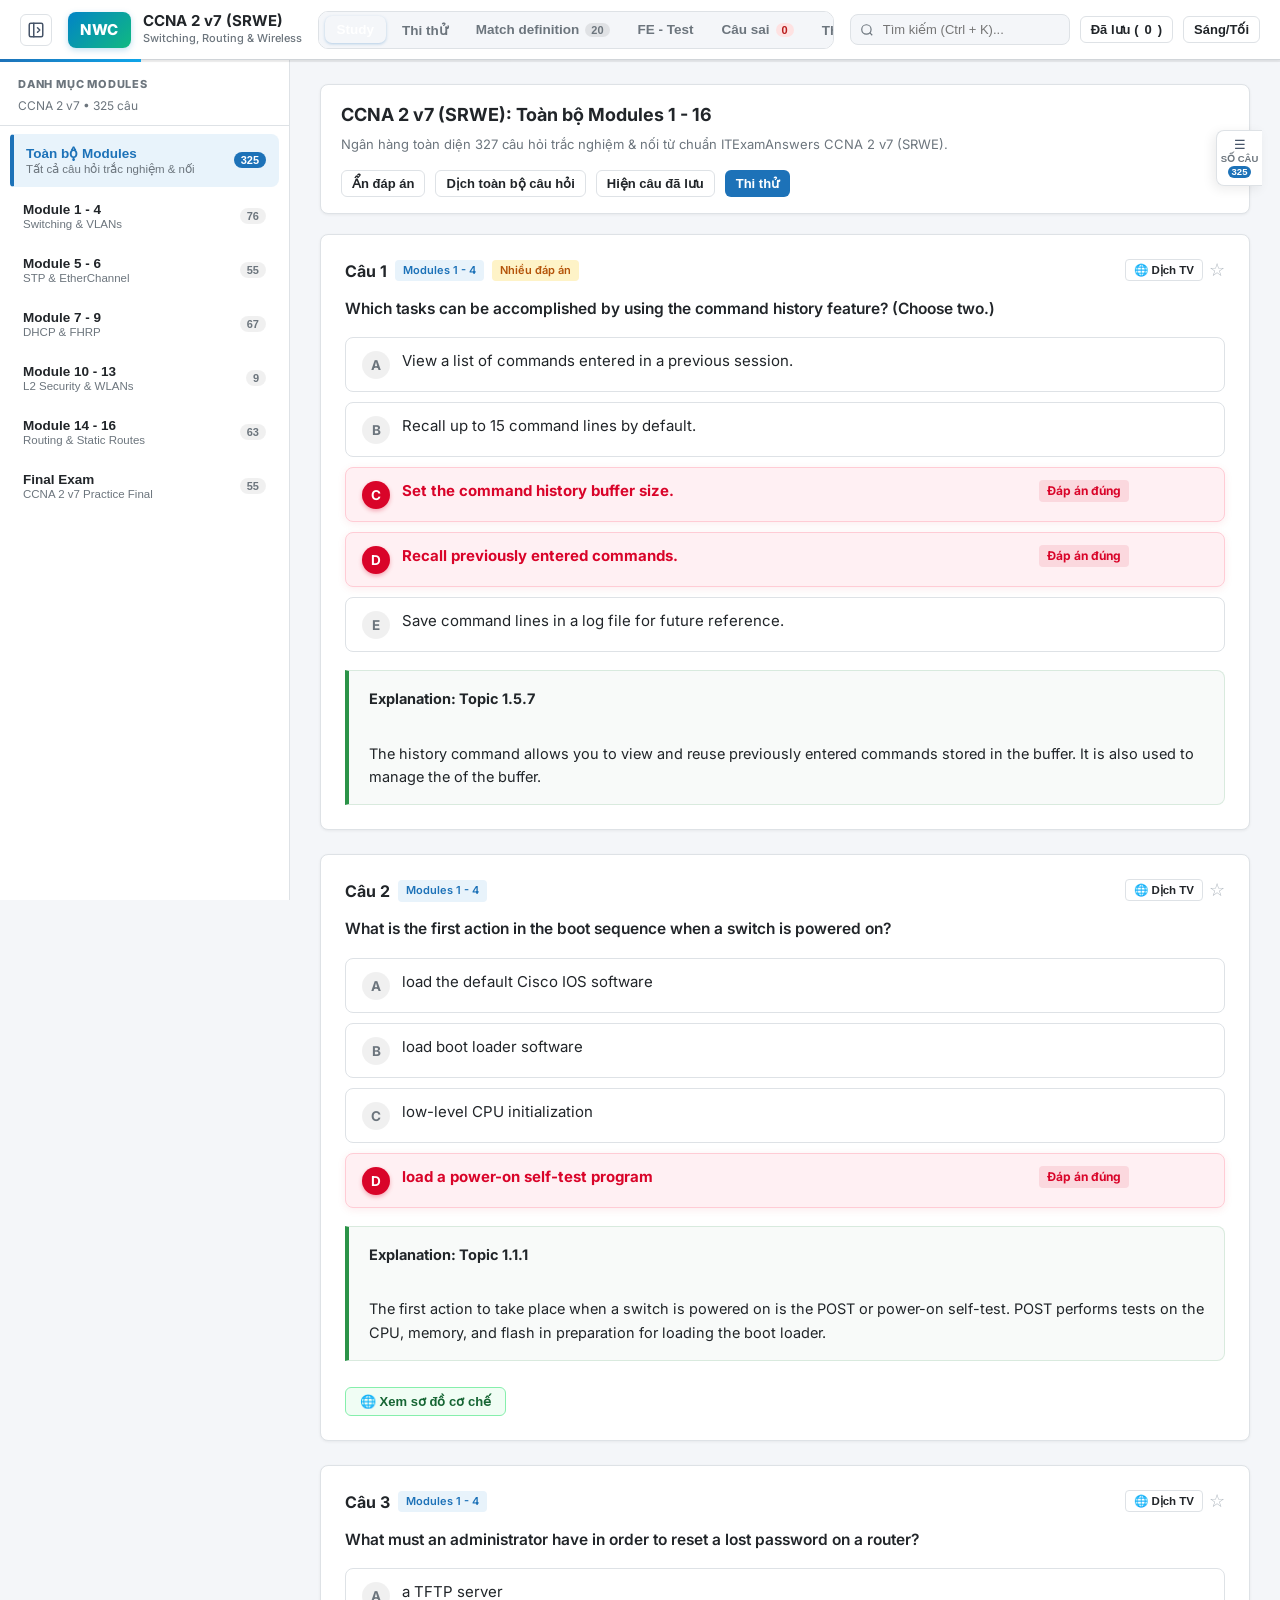
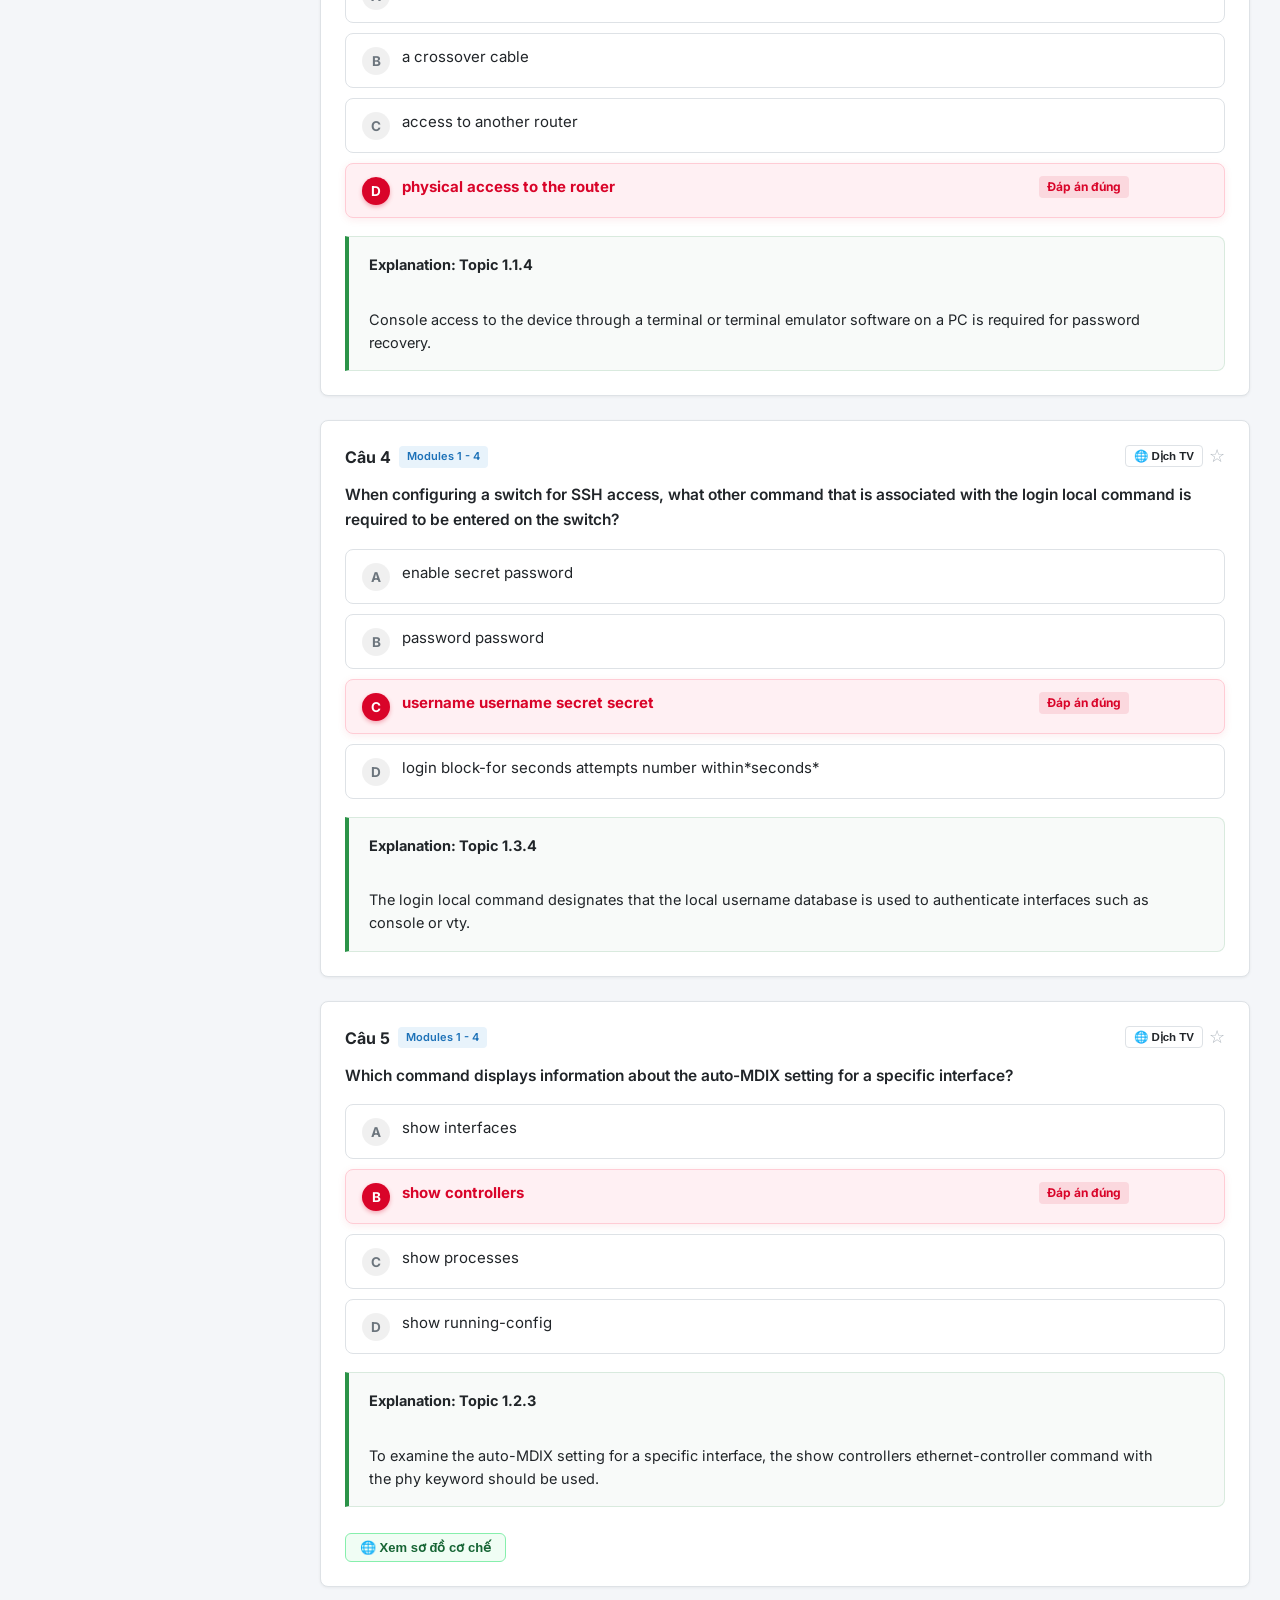
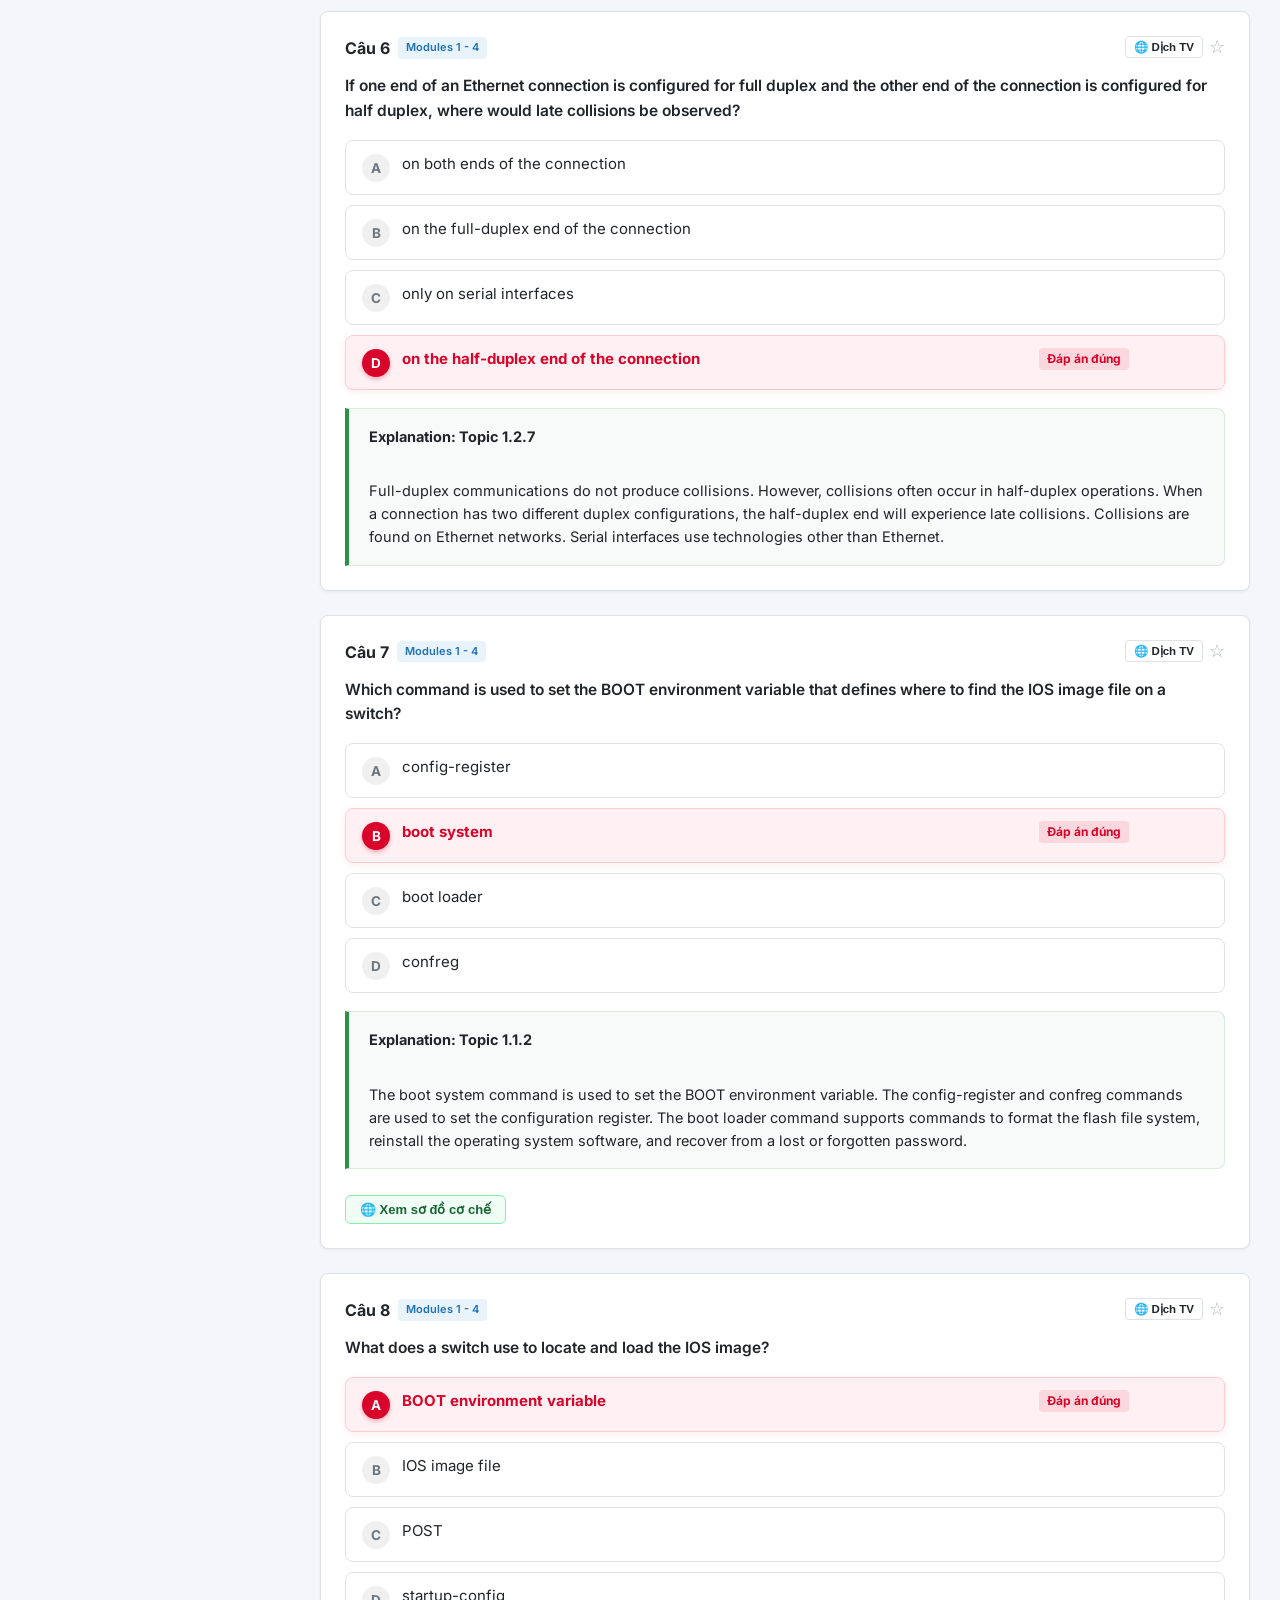
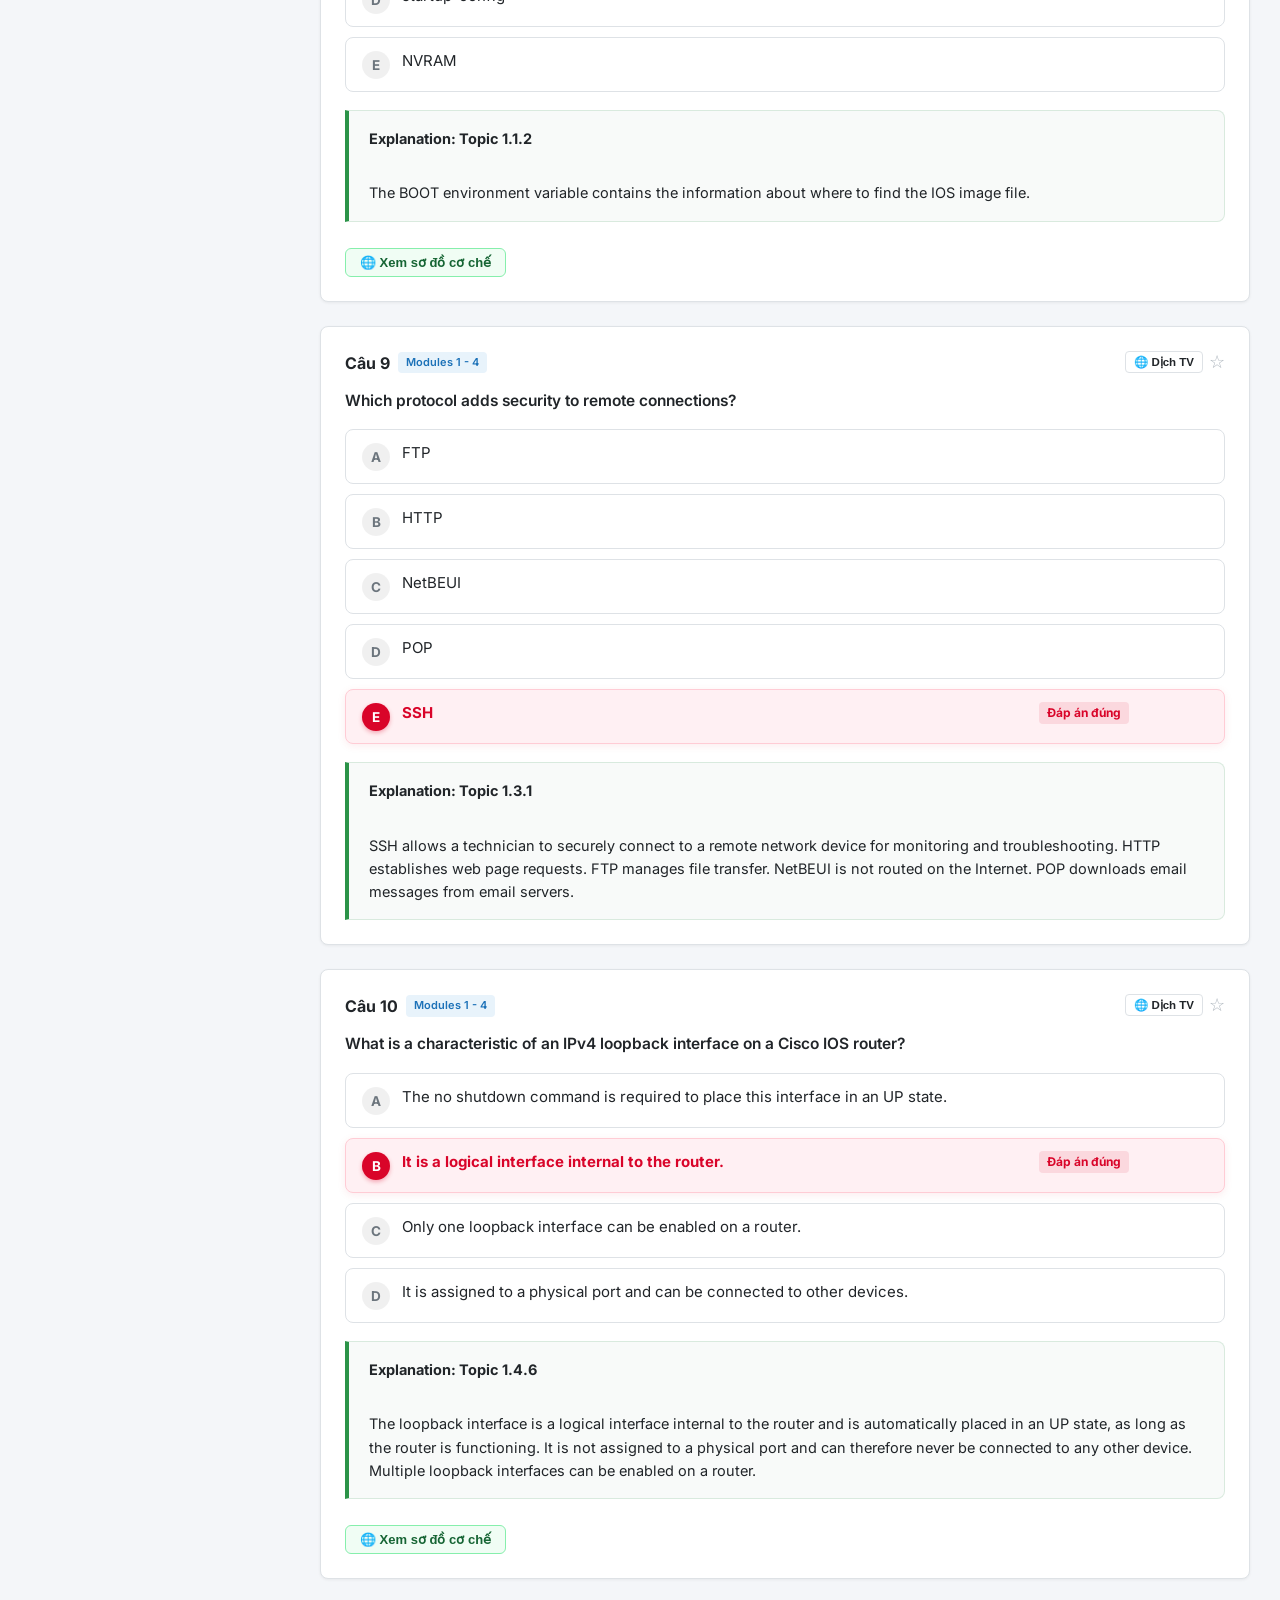
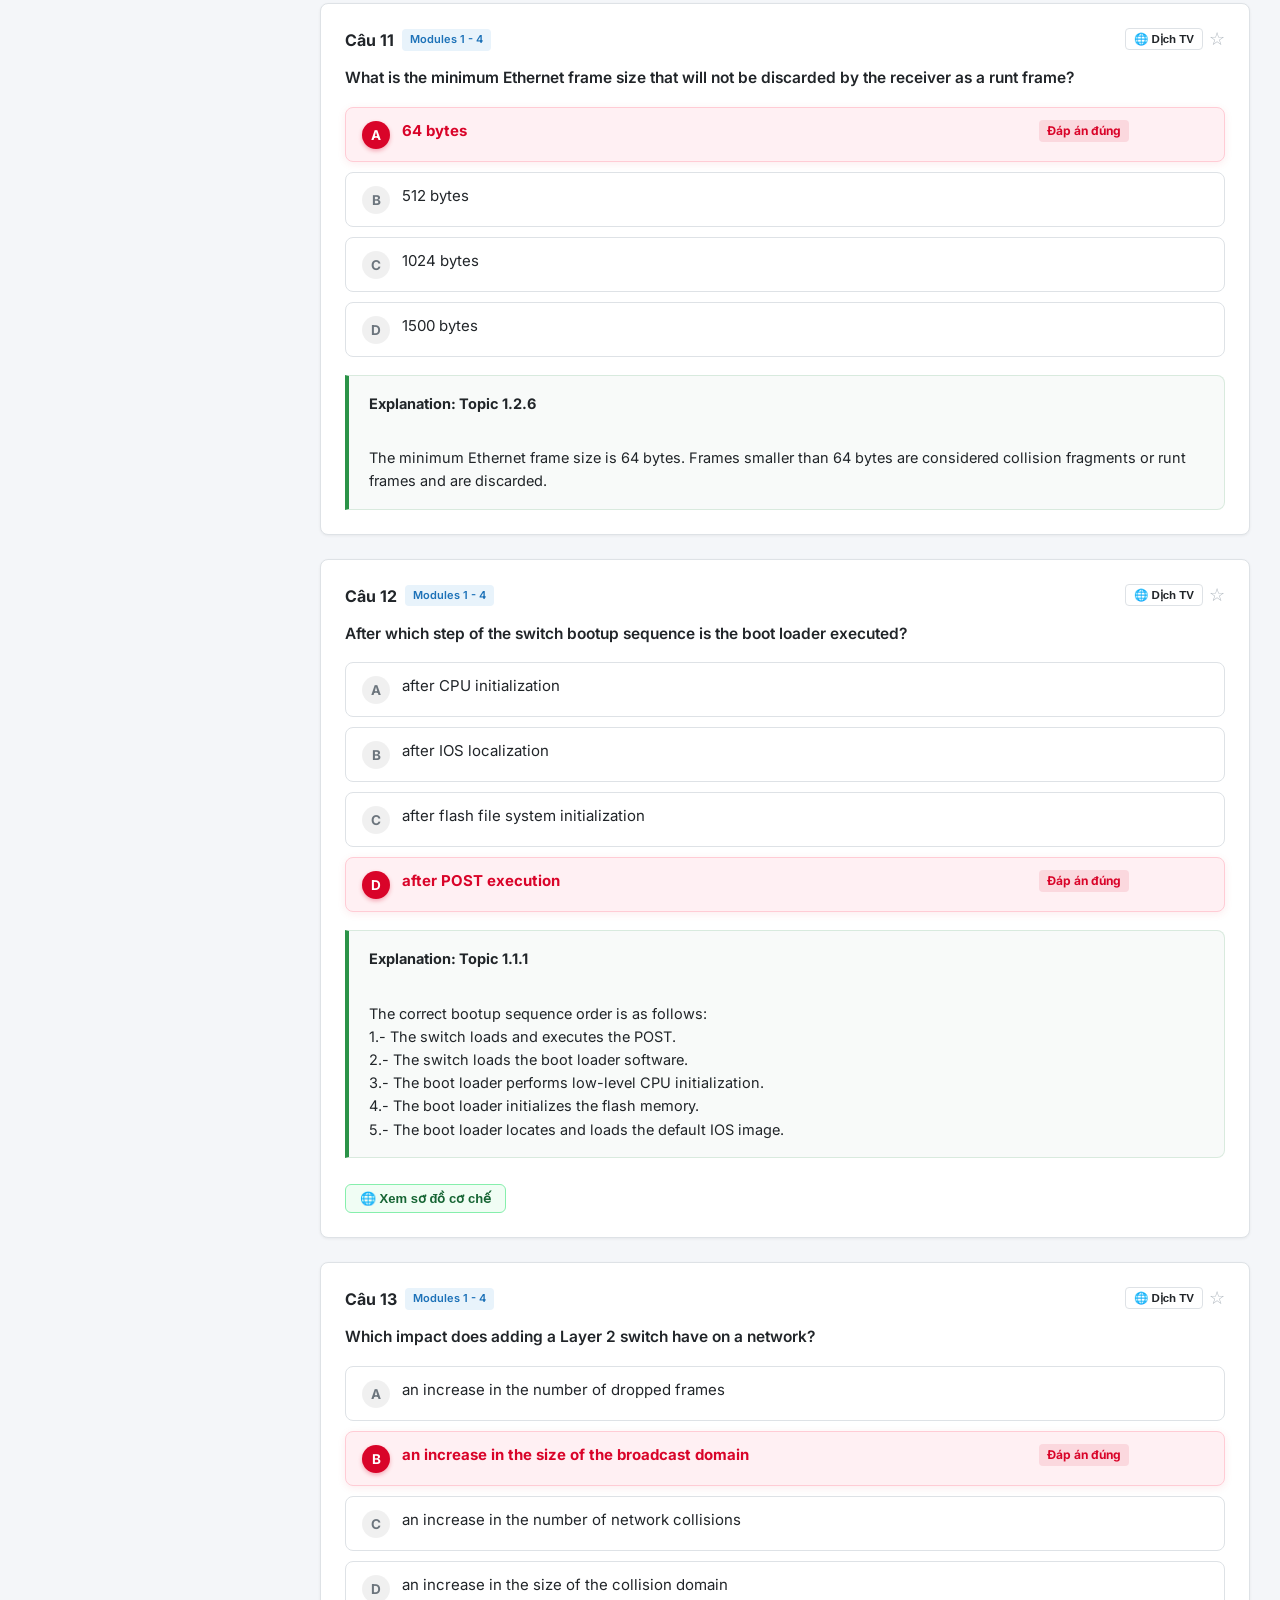
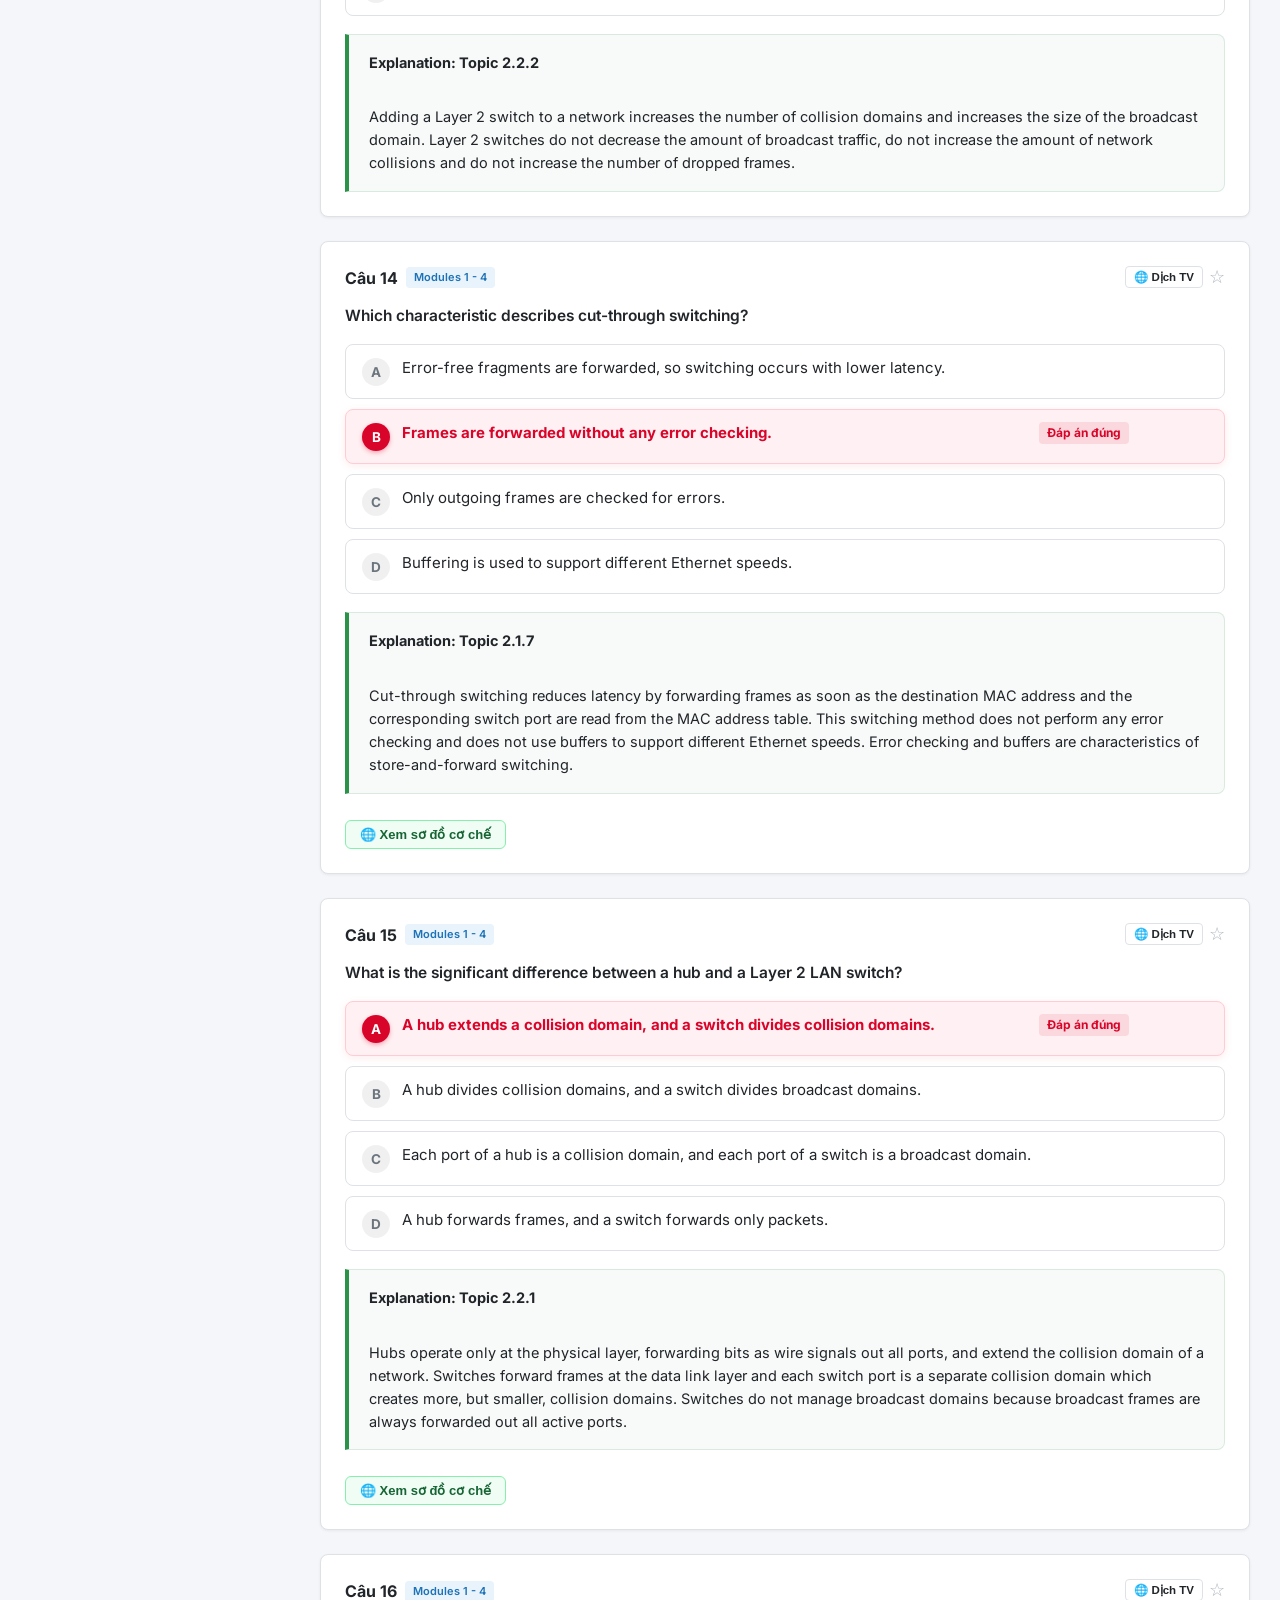
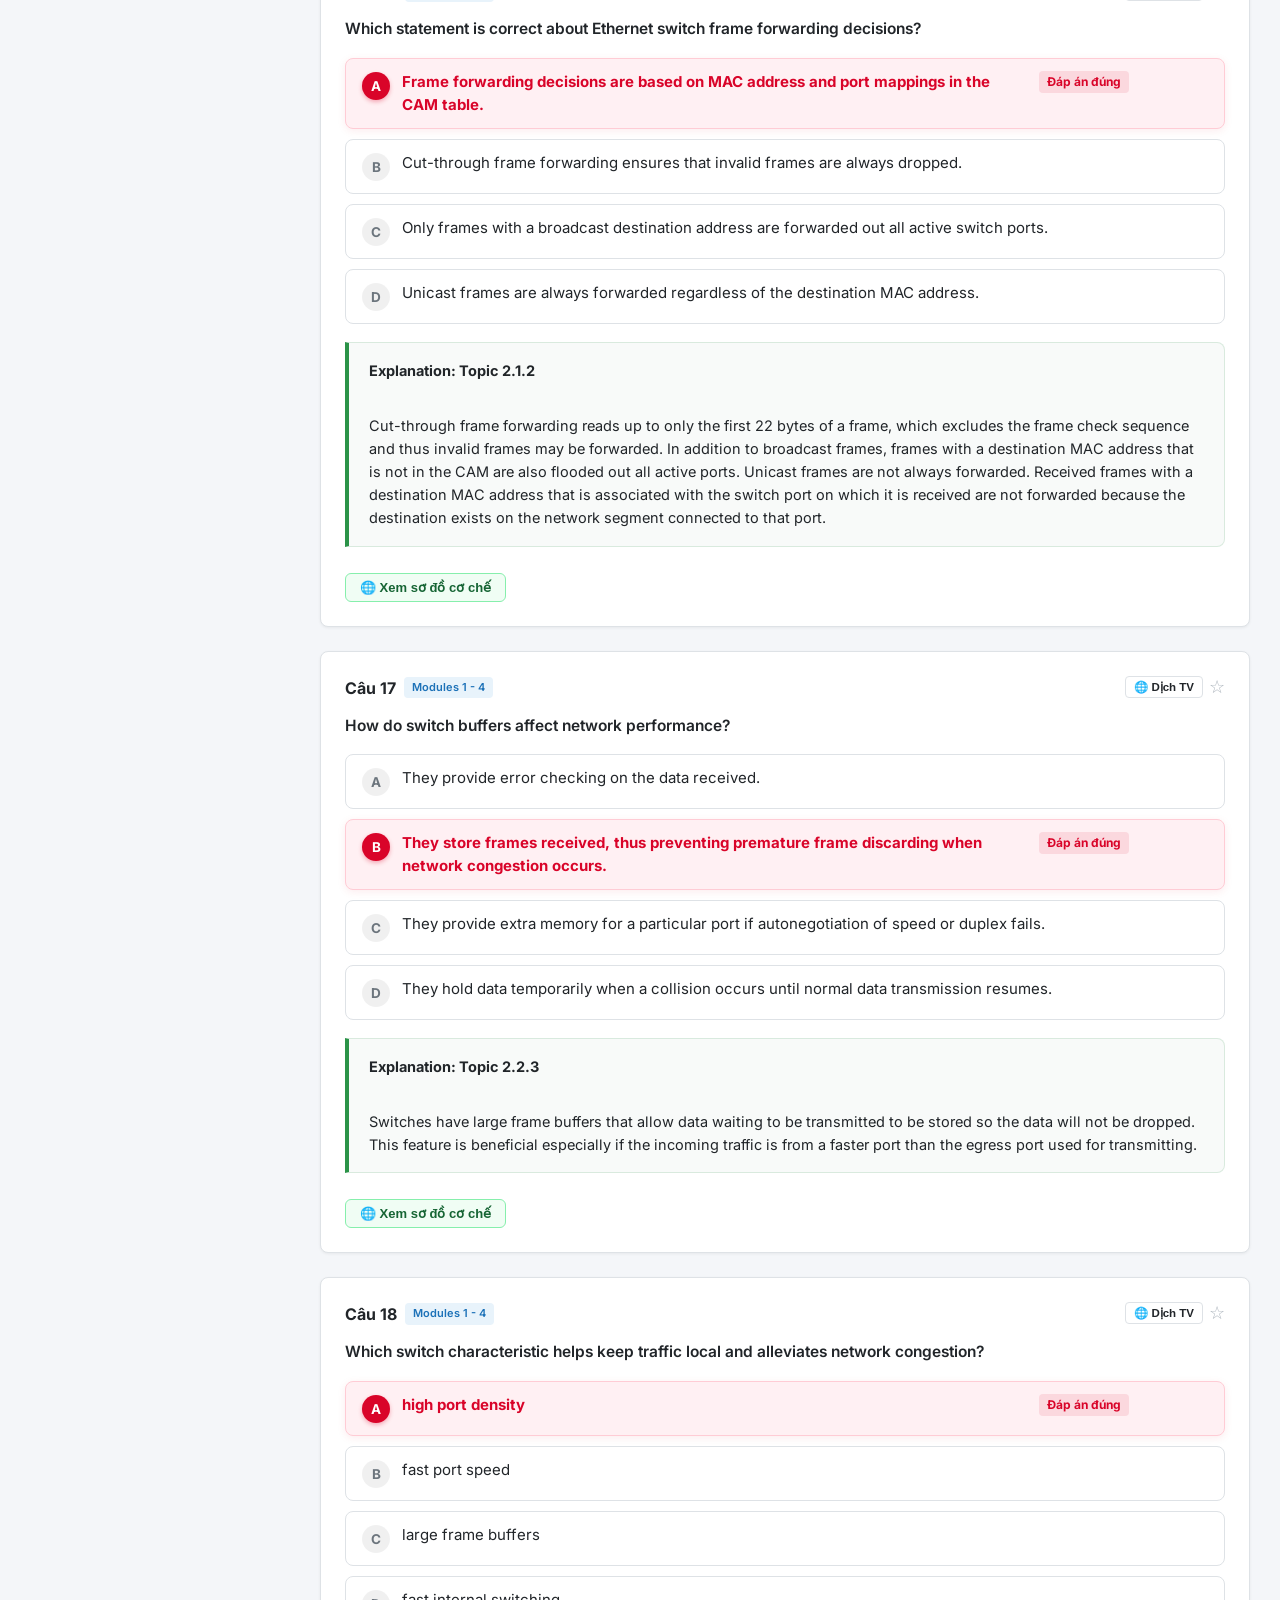
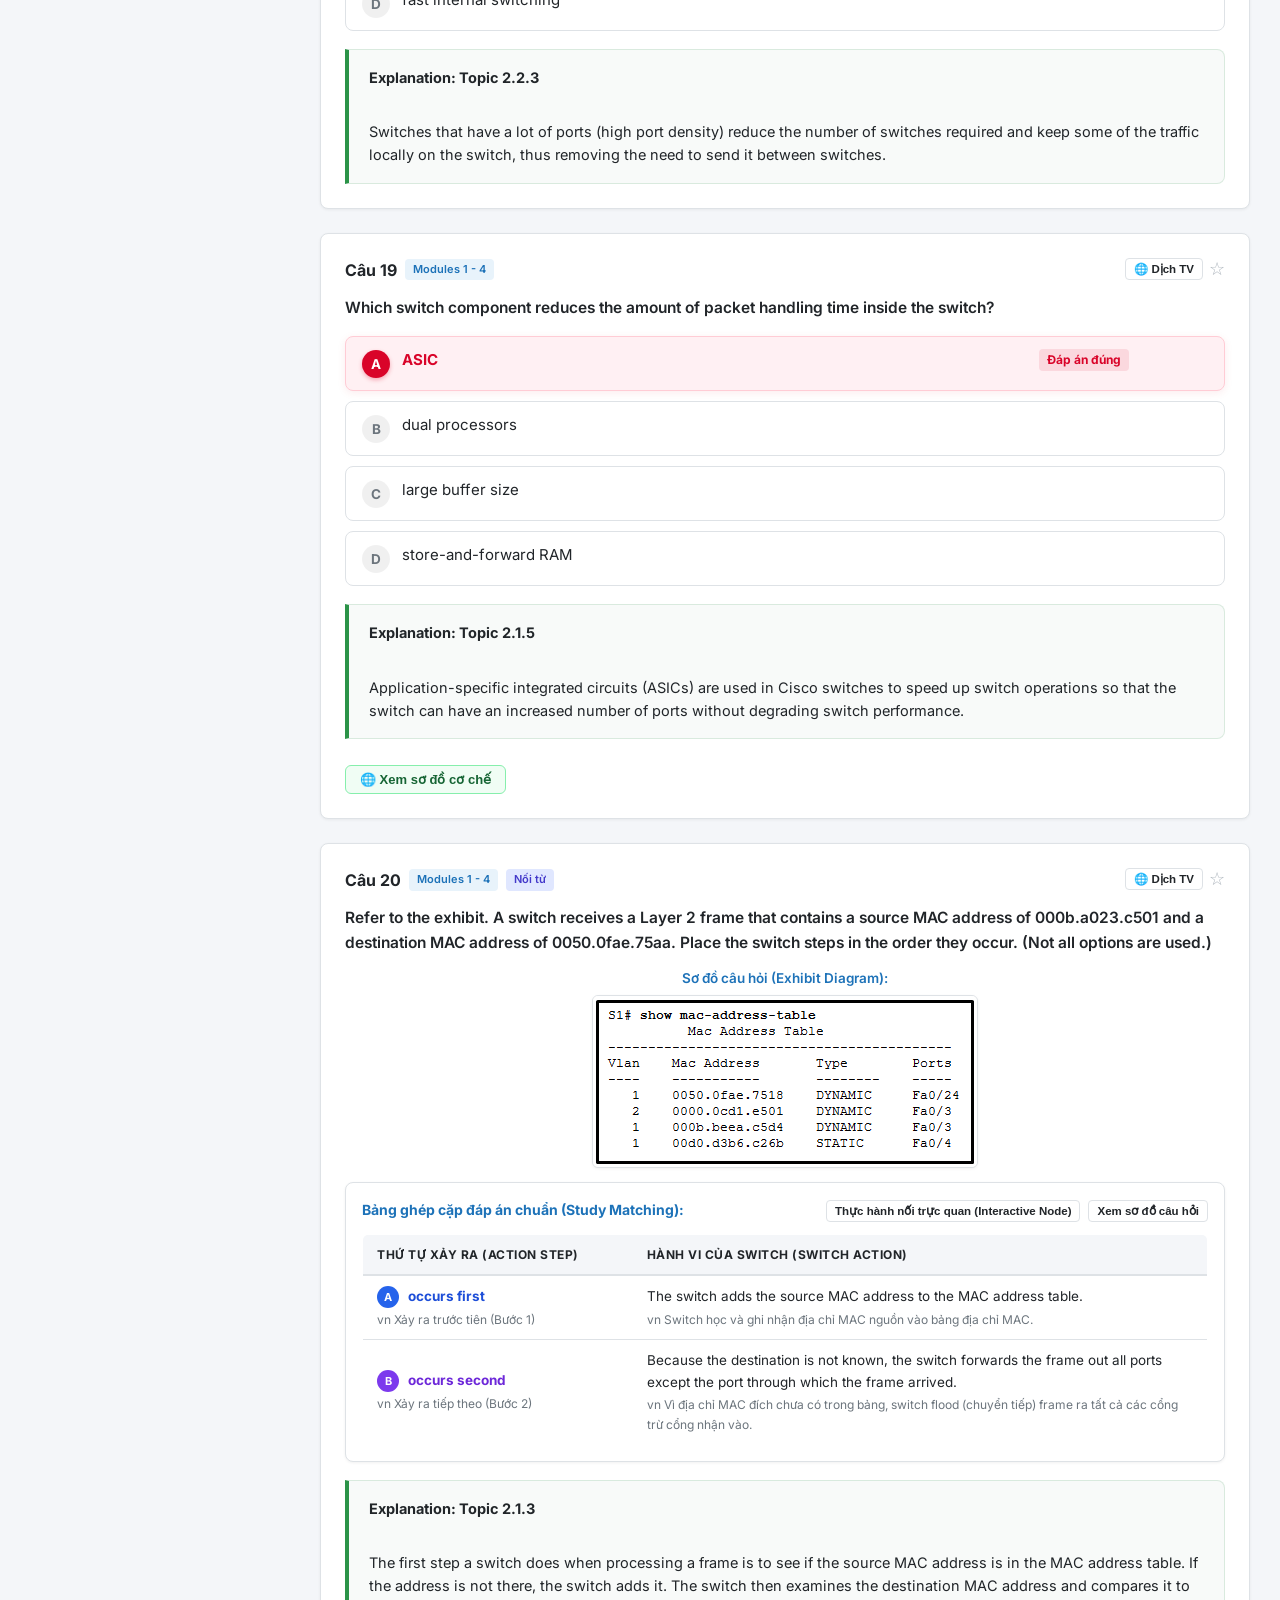
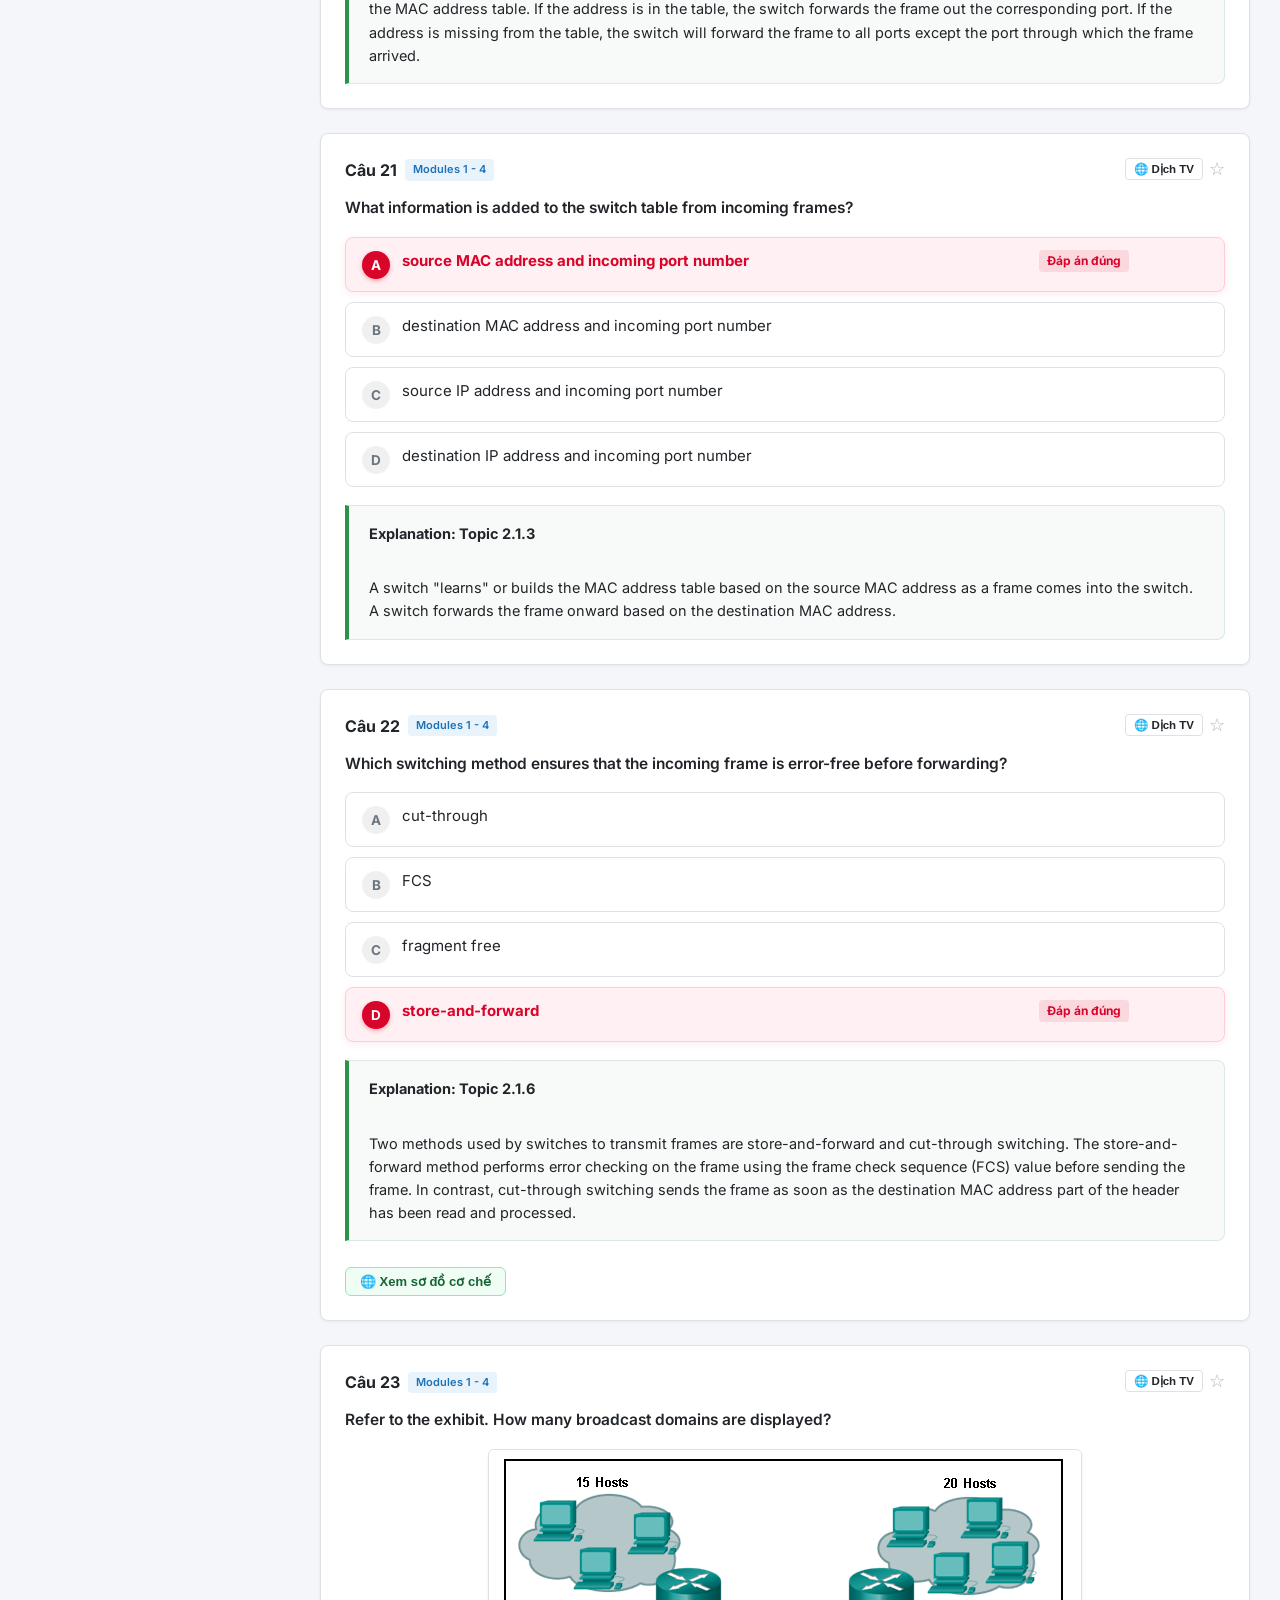
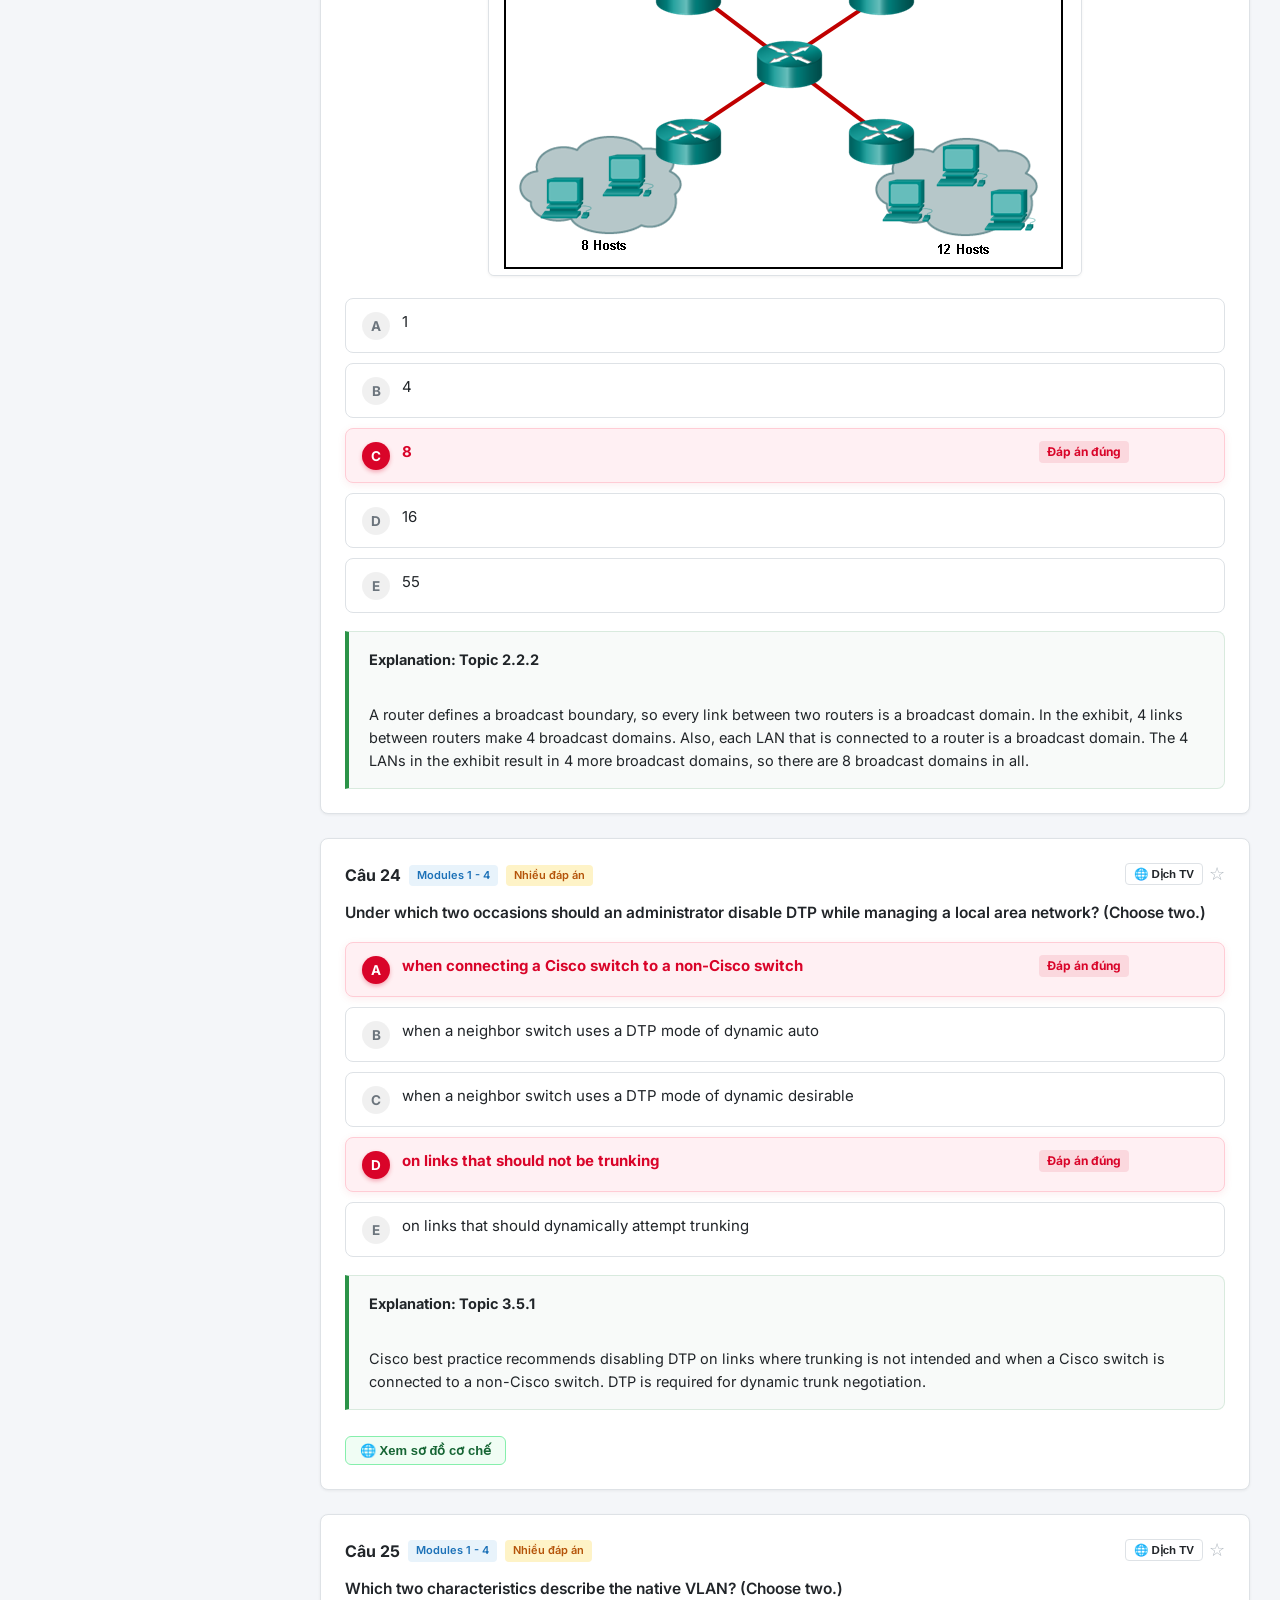
<file: FE-NWC/index.html>
<!DOCTYPE html>
<html lang="vi">
<head>
  <meta charset="UTF-8">
  <meta name="viewport" content="width=device-width, initial-scale=1.0">
  <title>CCNA 2 v7 (SRWE) - Ôn Thi Trắc Nghiệm & Match def</title>
  <link rel="stylesheet" href="style.css">
  <link rel="preconnect" href="https://fonts.googleapis.com">
  <link rel="preconnect" href="https://fonts.gstatic.com" crossorigin>
  <link href="https://fonts.googleapis.com/css2?family=Inter:wght@400;500;600;700;800&display=swap" rel="stylesheet">
  <link rel="icon" href="data:image/svg+xml,<svg xmlns='http://www.w3.org/2000/svg' viewBox='0 0 24 24' fill='%231d72b8'><path d='M12 2L2 7l10 5 10-5-10-5zM2 17l10 5 10-5M2 12l10 5 10-5'/></svg>">
</head>
<body>

  <!-- ========================================================
       TOP HEADER (BRAND + FUNCTIONAL TABS + CONTROLS)
       ======================================================== -->
  <header class="app-topbar">
    <div class="topbar-inner">
      
      <!-- Brand Logo / Identity: NWC -->
      <button class="btn-sidebar-toggle" id="sidebarToggleBtn" title="Thu gọn / Mở rộng Sidebar (Ctrl + B)">
          <svg width="18" height="18" viewBox="0 0 24 24" fill="none" stroke="currentColor" stroke-width="2" stroke-linecap="round" stroke-linejoin="round">
            <rect width="18" height="18" x="3" y="3" rx="2"/>
            <path d="M9 3v18"/>
            <path d="m14 9 3 3-3 3"/>
          </svg>
        </button>
        <div class="topbar-brand" id="logoBtn"  title="Về trang chủ ôn tập">
        <div class="brand-badge">NWC</div>
        <div class="brand-info">
          <div class="brand-title">CCNA 2 v7 (SRWE)</div>
          <div class="brand-sub">Switching, Routing & Wireless</div>
        </div>
      </div>

      <!-- Functional Navigation Modes pushed to TOP -->
      <nav class="topbar-modes-nav">
        <div class="tab-slider-pill" id="tabSliderPill"></div>
        <button class="topbar-tab-btn tab-btn active" id="tabStudy" data-mode="study"><span class="tab-text">Study</span></button>
        <button class="topbar-tab-btn tab-btn" id="tabExam" data-mode="exam"><span class="tab-text">Thi thử</span></button>
        <button class="topbar-tab-btn tab-btn" id="tabMatchMode" data-mode="match"><span class="tab-text">Match definition</span>
          <span class="tab-pill-badge" id="matchTabCount">20</span></button>
        <button class="topbar-tab-btn tab-btn" id="tabFeTest" data-mode="fetest"><span class="tab-text">FE - Test</span></button>
        <button class="topbar-tab-btn tab-btn" id="tabMistakes" data-mode="mistakes"><span class="tab-text">Câu sai</span>
          <span class="tab-pill-badge badge-danger" id="mistakesTabCount">0</span></button>
        <button class="topbar-tab-btn tab-btn" id="tabStats" data-mode="stats"><span class="tab-text">Thống kê Mod</span></button>
        
      </nav>

      <!-- Quick Action Tools (Search, Starred, Dark Mode) -->
      <div class="topbar-actions">
        <div class="search-box-wrapper">
          <svg class="search-icon" width="14" height="14" viewBox="0 0 24 24" fill="none" stroke="currentColor" stroke-width="2"><circle cx="11" cy="11" r="8"></circle><line x1="21" y1="21" x2="16.65" y2="16.65"></line></svg>
          <input type="text" id="searchInput" class="search-input" placeholder="Tìm kiếm (Ctrl + K)...">
        </div>

        <button class="btn btn-outline btn-sm topbar-tool-btn" id="starredBtn" title="Xem danh sách câu đã lưu">Đã lưu (<span id="starredCount">0</span>)</button>

        <button class="btn btn-outline btn-sm" id="themeToggleBtn" title="Chuyển chế độ Sáng / Tối">Sáng/Tối</button>

        <!-- Mobile sidebar hamburger toggle -->
        <button class="btn-icon mobile-menu-btn" id="mobileSidebarToggle" title="Mở danh mục Module">
          ☰
        </button>
      </div>

    </div>
      <!-- Global Learning & Exam Progress Bar (Safe Exam Browser / Sticky Telemetry) -->
    <div class="global-progress-bar-wrap" id="globalProgressWrap">
      <div class="global-progress-bar-fill" id="globalProgressBar" style="width: 0%;"></div>
    </div>
  </header>

  <!-- ========================================================
       MAIN APP WORKSPACE (SIDEBAR NAVIGATION + CONTENT PANE)
       ======================================================== -->
  <div class="app-workspace">

    <!-- LEFT SIDEBAR: MODULES DIRECTORY (nguyenpht.vercel.app aesthetic) -->
    <aside class="app-sidebar" id="appSidebar">
      <div class="sidebar-header">
        <div class="sidebar-title-group">
          <div class="sidebar-section-title">DANH MỤC MODULES</div>
          <div class="sidebar-section-sub">CCNA 2 v7 • 325 câu</div>
        </div>
        <button class="sidebar-close-btn" id="sidebarCloseBtn" title="Đóng thanh danh mục">✕</button>
      </div>

      <nav class="sidebar-modules-list" id="modulesBar">
        <button class="sidebar-mod-item module-pill active" data-mod="all">
          <div class="mod-details">
            <span class="mod-title">Toàn bộ Modules</span>
            <span class="mod-desc">Tất cả câu hỏi trắc nghiệm & nối</span>
          </div>
          <span class="module-badge-count" id="count-all">325</span>
        </button>

        <button class="sidebar-mod-item module-pill" data-mod="m1-4">
          <div class="mod-details">
            <span class="mod-title">Module 1 - 4</span>
            <span class="mod-desc">Switching & VLANs</span>
          </div>
          <span class="module-badge-count" id="count-m1-4">76</span>
        </button>

        <button class="sidebar-mod-item module-pill" data-mod="m5-6">
          <div class="mod-details">
            <span class="mod-title">Module 5 - 6</span>
            <span class="mod-desc">STP & EtherChannel</span>
          </div>
          <span class="module-badge-count" id="count-m5-6">55</span>
        </button>

        <button class="sidebar-mod-item module-pill" data-mod="m7-9">
          <div class="mod-details">
            <span class="mod-title">Module 7 - 9</span>
            <span class="mod-desc">DHCP & FHRP</span>
          </div>
          <span class="module-badge-count" id="count-m7-9">67</span>
        </button>

        <button class="sidebar-mod-item module-pill" data-mod="m10-13">
          <div class="mod-details">
            <span class="mod-title">Module 10 - 13</span>
            <span class="mod-desc">L2 Security & WLANs</span>
          </div>
          <span class="module-badge-count" id="count-m10-13">9</span>
        </button>

        <button class="sidebar-mod-item module-pill" data-mod="m14-16">
          <div class="mod-details">
            <span class="mod-title">Module 14 - 16</span>
            <span class="mod-desc">Routing & Static Routes</span>
          </div>
          <span class="module-badge-count" id="count-m14-16">63</span>
        </button>

        <button class="sidebar-mod-item module-pill" data-mod="final">
          <div class="mod-details">
            <span class="mod-title">Final Exam</span>
            <span class="mod-desc">CCNA 2 v7 Practice Final</span>
          </div>
          <span class="module-badge-count" id="count-final">55</span>
        </button>
      </nav>
    </aside>

    <!-- Sidebar Backdrop for Mobile overlay -->
    <div class="sidebar-backdrop" id="sidebarBackdrop"></div>

    <!-- RIGHT MAIN CONTENT CONTAINER -->
    <main class="app-main" id="appMain">

      <!-- Safe Exam Browser (SEB) Sticky Status Bar for Exam & FE-Test -->
      <div class="seb-sticky-bar" id="sebStickyBar" style="display: none;">
        <div class="seb-bar-inner">
          <div class="seb-badge-group">
            <span class="seb-badge-pill">SEB Environment</span>
            <span class="seb-exam-name" id="sebExamName">Thi Thử Trực Tuyến</span>
          </div>
          <div class="seb-progress-group">
            <span class="seb-progress-text" id="sebProgressText">Câu 1 / 50 (0%)</span>
            <div class="seb-progress-track">
              <div class="seb-progress-fill" id="sebProgressFill" style="width: 0%;"></div>
            </div>
          </div>
          <div class="seb-actions-group">
            <div class="seb-timer-badge" id="sebTimerBadge">
              <span class="timer-icon">⏱</span>
              <span id="sebTimerDisplay">45:00</span>
            </div>
            <button class="btn btn-outline btn-xs" id="sebPauseBtn">Tạm dừng</button>
            <button class="btn btn-success btn-xs" id="sebSubmitBtn">Nộp bài</button>
          </div>
        </div>
      </div>


      <!-- 1. STUDY VIEW -->
      <section id="studyView" class="view-panel">
        <div class="study-banner">
          <div class="banner-info">
            <h2 id="studyModuleTitle">CCNA 2 v7 (SRWE): Toàn bộ Modules 1 - 16</h2>
            <p id="studyModuleDesc">325 câu hỏi trắc nghiệm và bài tập nối từ theo ITExamAnswers.</p>
          </div>
          <div class="study-controls">
            <button class="btn btn-outline btn-sm" id="toggleAnswersBtn">
              <span id="toggleAnswersText">Ẩn đáp án</span>
            </button>
            <button class="btn btn-outline btn-sm" id="toggleAllTranslateBtn">
              Dịch toàn bộ câu hỏi
            </button>
            <button class="btn btn-outline btn-sm" id="filterStarredOnlyBtn">
              Hiện câu đã lưu
            </button>
            <button class="btn btn-primary btn-sm" id="startExamFromStudyBtn">
              Thi thử
            </button>
          </div>
        </div>

                <!-- Floating Question Navigation Rail (Bảng điều hướng câu hỏi) -->
        <div class="study-nav-rail" id="studyNavRail">
          <button class="study-nav-rail-toggle" id="studyNavRailToggle" title="Đóng / Mở bảng điều hướng câu hỏi">
            <span class="nav-rail-icon">☰</span>
            <span class="nav-rail-label">Số câu</span>
            <span class="nav-rail-badge" id="studyNavRailCount">0</span>
          </button>
          <div class="study-nav-rail-panel" id="studyNavRailPanel">
            <div class="study-nav-rail-header">
              <span class="rail-header-title">ĐIỀU HƯỚNG CÂU HỎI</span>
              <button class="rail-close-btn" id="studyNavRailCloseBtn" title="Đóng">✕</button>
            </div>
            <div class="study-nav-rail-legend">
              <span class="rail-legend-item"><span class="legend-dot dot-active"></span> Đang xem</span>
              <span class="rail-legend-item"><span class="legend-dot dot-starred">★</span> Đã lưu</span>
            </div>
            <div class="study-nav-rail-grid" id="studyNavRailGrid">
              <!-- Number pills injected dynamically -->
            </div>
          </div>
        </div>

        <div class="study-list" id="studyQuestionsList">
          <!-- Questions dynamically injected here -->
        </div>
      </section>

      <!-- 2. EXAM VIEW -->
      <section id="examView" class="view-panel" style="display: none;">
        <div class="exam-layout">
          
          <!-- Exam Header Meta Card -->
          <div class="exam-header-meta">
            <div style="display: flex; justify-content: space-between; align-items: flex-start; flex-wrap: wrap; gap: 10px;">
              <div>
                <h2 class="exam-title-big" id="examCurrentTitle">CCNA 2 v7: Toàn bộ Modules 1 - 16 - Test online</h2>
                <div class="exam-meta-row">
                  <span>ITExamAnswers</span>
                  <span>Thời gian: 45 phút</span>
                  <span>CCNA 2 (SRWE)</span>
                  <span id="examQuestionsCountBadge">327 Câu</span>
                </div>
              </div>
              <div style="display: flex; align-items: center; gap: 10px;">
                <div class="timer-badge normal" id="examTimerBadge">Thời gian: <span id="timerDisplay">45:00</span>
                </div>
                <button class="btn btn-outline btn-sm" id="timerPauseBtn" title="Tạm dừng / Tiếp tục">Tạm dừng</button>
                <button class="btn btn-outline btn-sm" id="examSettingsBtn" title="Cài đặt đề thi">Cài đặt</button>
              </div>
            </div>

            <div class="exam-info-banner">
              <div>
                <strong>Hướng dẫn:</strong> Chọn đáp án cho từng câu hỏi. Sử dụng bảng số bên trái để chuyển nhanh giữa các câu hỏi. Bấm <strong>Nộp Bài (Submit)</strong> để chấm điểm.
              </div>
              <div>
                <button class="btn btn-success btn-sm" id="submitExamTopBtn">Nộp bài</button>
              </div>
            </div>
          </div>

          <!-- 2-Column Split Workspace: Left Questions Palette, Right Active Question Card -->
          <div class="exam-workspace-split">
            <!-- Left: Question Grid Navigation Palette -->
            <aside class="exam-sidebar-palette">
              <div class="grid-container">
                <div class="exam-palette-header">
                  <span class="exam-palette-title">
                    <svg width="15" height="15" viewBox="0 0 24 24" fill="none" stroke="currentColor" stroke-width="2" stroke-linecap="round" stroke-linejoin="round">
                      <rect x="3" y="3" width="7" height="7"></rect>
                      <rect x="14" y="3" width="7" height="7"></rect>
                      <rect x="14" y="14" width="7" height="7"></rect>
                      <rect x="3" y="14" width="7" height="7"></rect>
                    </svg>
                    Bảng câu hỏi
                  </span>
                  <span class="exam-palette-sub" id="examPaletteSummary">Câu 1/50</span>
                </div>
                <div class="question-numbers-grid" id="examGrid">
                  <!-- Grid buttons injected by JS -->
                </div>
                <div class="grid-legend">
                  <div class="legend-item"><div class="legend-box legend-answered"></div> <span>Answered (<span id="countAnswered">0</span>)</span></div>
                  <div class="legend-item"><div class="legend-box legend-review"></div> <span>Review (<span id="countReview">0</span>)</span></div>
                  <div class="legend-item"><div class="legend-box legend-unanswered"></div> <span>Chưa làm (<span id="countUnanswered">0</span>)</span></div>
                  <div class="legend-item"><div class="legend-box legend-active"></div> <span>Đang xem</span></div>
                </div>
              </div>
            </aside>

            <!-- Right: Current Active Question Card -->
            <main class="exam-active-panel">
              <div class="exam-question-card" id="examQuestionCard">
            <div class="exam-q-header">
              <div class="exam-q-title" id="examQTitle">1. Question</div>
              <div class="exam-q-points">1 points</div>
            </div>

            <div class="exam-q-body" id="examQText">
              <!-- Question text -->
            </div>

            <div style="margin: 8px 0 16px;">
              <button class="translate-btn" id="btnTranslateExamQ">Dịch câu hỏi sang Tiếng Việt</button>
              <div class="translated-question-box" id="examQTranslationBox" style="display: none;">
                <div class="translation-tag">Bản dịch Tiếng Việt:</div>
                <div id="examQTranslationText"></div>
              </div>
            </div>

            <div id="examQImageContainer" class="study-image" style="display: none;">
              <!-- Exhibit image if any -->
            </div>

            <!-- Multiple choice options container -->
            <div class="exam-options-container" id="examOptionsList">
              <!-- Options injected by JS -->
            </div>

            <!-- Matching drag & drop exhibit notice if applicable -->
            <div id="examMatchContainer" style="display: none;">
              <!-- Match display -->
            </div>

            <!-- Exam Action Buttons -->
            <div class="exam-actions-bar">
              <div style="display: flex; gap: 8px;">
                <button class="btn btn-outline btn-sm" id="btnMarkReview">Đánh dấu xem lại</button>
                <button class="btn btn-outline btn-sm" id="btnClearAnswer">Xóa lựa chọn</button>
              </div>
              <div class="exam-nav-group">
                <button class="btn btn-outline" id="btnPrevQuestion">Câu trước</button>
                <button class="btn btn-primary" id="btnNextQuestion">Câu tiếp theo</button>
                <button class="btn btn-success" id="btnSubmitExam">Nộp bài</button>
              </div>
            </div>

          </div>
        </main>
      </div>

    </div>
  </section>

      <!-- 3. EXAM RESULTS VIEW -->
      <section id="resultsView" class="view-panel" style="display: none;">
        <div class="result-container">
          <div class="score-circle" id="scoreCircle">
            <span id="scorePercent">85%</span>
            <span style="font-size: 13px; font-weight: 500;" id="scoreBadge">ĐẠT (PASS)</span>
          </div>
          <h2 style="font-size: 24px; font-weight: 700; margin-bottom: 8px;" id="resultTitle">Kết quả bài thi</h2>
          <p style="color: var(--text-muted); max-width: 600px; margin: 0 auto;" id="resultFeedback">Hoàn thành bài thi trắc nghiệm.</p>

          <div class="result-stats-row">
            <div class="stat-box">
              <div class="stat-val" style="color: var(--answered-green);" id="resCorrect">25</div>
              <div class="stat-lbl">Số câu đúng</div>
            </div>
            <div class="stat-box">
              <div class="stat-val" style="color: var(--correct-red);" id="resWrong">4</div>
              <div class="stat-lbl">Số câu sai</div>
            </div>
            <div class="stat-box">
              <div class="stat-val" style="color: var(--text-muted);" id="resSkipped">1</div>
              <div class="stat-lbl">Chưa làm</div>
            </div>
            <div class="stat-box">
              <div class="stat-val" style="color: var(--primary);" id="resTime">18:42</div>
              <div class="stat-lbl">Thời gian làm</div>
            </div>
          </div>

          <div style="display: flex; justify-content: center; gap: 12px; margin-top: 24px; flex-wrap: wrap;">
            <button class="btn btn-primary" id="btnRetakeExam">Làm lại đề này</button>
            <button class="btn btn-warning" id="btnRetryWrongOnly">Làm lại các câu sai</button>
            <button class="btn btn-outline" id="btnReviewAllAnswers">Xem chi tiết đáp án</button>
          </div>
        </div>

        <!-- Detailed Review List -->
        <div class="study-list" id="examReviewList">
          <!-- Review cards injected here -->
        </div>
      </section>

      

      <!-- 5. MISTAKES VIEW (CÁC CÂU SAI) -->
      <section id="mistakesView" class="view-panel" style="display: none;">
        <div class="study-banner">
          <div class="banner-info">
            <h2>Câu làm sai</h2>
            <p id="mistakesSummaryText">Danh sách các câu đã trả lời chưa đúng trong các bài thi thử.</p>
          </div>
          <div class="study-controls">
            <button class="btn btn-outline btn-sm" id="toggleAnswersBtn">
              <span id="toggleAnswersText">Ẩn đáp án</span>
            </button>
            <button class="btn btn-outline btn-sm" id="toggleAllTranslateBtn">
              Dịch toàn bộ câu hỏi
            </button>
            <button class="btn btn-outline btn-sm" id="filterStarredOnlyBtn">
              Hiện câu đã lưu
            </button>
            <button class="btn btn-primary btn-sm" id="startExamFromStudyBtn">
              Thi thử
            </button>
          </div>
        </div>

        <div class="study-list" id="mistakesQuestionsList">
          <!-- Rendered by JS -->
        </div>
      </section>

      <!-- 6. STATS VIEW (THỐNG KÊ THEO MODULE) -->
      <section id="statsView" class="view-panel" style="display: none;">
        <div class="study-banner">
          <div class="banner-info">
            <h2>Thống kê module</h2>
            <p>Tỉ lệ làm đúng và lịch sử làm bài theo từng module.</p>
          </div>
          <div class="study-controls">
            <button class="btn btn-outline btn-sm" id="btnResetAllStats">
              Đặt lại thống kê
            </button>
          </div>
        </div>

        <div class="stats-cards-grid" id="moduleStatsGrid">
          <!-- Rendered by JS -->
        </div>
      </section>

      <!-- 7. MATCH THE DEFINITION VIEW (REDESIGNED NODE-TO-NODE UX/UI) -->
      <section id="matchView" class="view-panel" style="display: none;">
        <div class="study-banner">
          <div class="banner-info">
            <h2>Match definition</h2>
            <p>Bài tập nối thuật ngữ và định nghĩa tương ứng.</p>
          </div>
          <div class="study-controls">
            <button class="btn btn-outline btn-sm" id="btnTranslateAllMatch">
              Dịch Tiếng Việt
            </button>
            <button class="btn btn-outline btn-sm" id="btnResetAllMatches">
              Đặt lại
            </button>
            <button class="btn btn-primary btn-sm" id="btnCheckAllMatches">
              Chấm điểm
            </button>
          </div>
        </div>

        <!-- Quick filter pills for match questions -->
        <div class="match-filter-bar" id="matchFilterBar" style="margin: 14px 0 18px; display: flex; gap: 8px; flex-wrap: wrap; align-items: center;">
          <span style="font-size: 13px; font-weight: 600; color: var(--text-muted);">Lọc theo phần:</span>
          <button class="module-pill active" data-match-mod="all">Tất cả bài nối (<span id="matchCountFilterAll">20</span>)</button>
          <button class="module-pill" data-match-mod="m1-4">Mod 1-4 (4)</button>
          <button class="module-pill" data-match-mod="m5-6">Mod 5-6 (2)</button>
          <button class="module-pill" data-match-mod="m7-9">Mod 7-9 (6)</button>
          <button class="module-pill" data-match-mod="m14-16">Mod 14-16 (2)</button>
          <button class="module-pill" data-match-mod="final">Final Exam (6)</button>
        </div>

        <div class="study-list" id="matchQuestionsList">
          <!-- Matching boards injected here -->
        </div>
      </section>

      <!-- 8. FE - TEST VIEW (RANDOM 50 CÂU TỪ MOD 1-28) -->
      <section id="fetestView" class="view-panel" style="display: none;">
        <div class="study-banner">
          <div class="banner-info">
            <h2>FE - Test: Đề thi ngẫu nhiên 50 câu</h2>
            <p>Hệ thống chọn ngẫu nhiên 50 câu hỏi từ các module và tạo đề thi mới.</p>
          </div>
          <div class="study-controls">
            <button class="btn btn-primary btn-sm" id="btnCreateFeTest">
              Tạo đề mới
            </button>
            <button class="btn btn-outline btn-sm" id="btnClearFeTests">
              Xóa lịch sử đề
            </button>
          </div>
        </div>

        <!-- Summary Stats of FE Tests -->
        <div class="fe-test-stats-row" style="display: grid; grid-template-columns: repeat(auto-fit, minmax(200px, 1fr)); gap: 14px; margin: 16px 0;">
          <div class="stat-card" style="background: var(--bg-card); padding: 14px 18px; border-radius: var(--radius); border: 1px solid var(--border-color);">
            <div style="font-size: 13px; color: var(--text-muted); font-weight: 500;">Tổng số đề đã tạo</div>
            <div style="font-size: 26px; font-weight: 800; color: var(--primary); margin-top: 4px;" id="feTestTotalCreated">0</div>
          </div>
          <div class="stat-card" style="background: var(--bg-card); padding: 14px 18px; border-radius: var(--radius); border: 1px solid var(--border-color);">
            <div style="font-size: 13px; color: var(--text-muted); font-weight: 500;">Số đề đã hoàn thành</div>
            <div style="font-size: 26px; font-weight: 800; color: #10b981; margin-top: 4px;" id="feTestCompletedCount">0</div>
          </div>
          <div class="stat-card" style="background: var(--bg-card); padding: 14px 18px; border-radius: var(--radius); border: 1px solid var(--border-color);">
            <div style="font-size: 13px; color: var(--text-muted); font-weight: 500;">Điểm số cao nhất</div>
            <div style="font-size: 26px; font-weight: 800; color: #f59e0b; margin-top: 4px;" id="feTestHighestScore">--</div>
          </div>
        </div>

        <!-- Tests Grid / List -->
        <div class="fe-test-grid" id="feTestListContainer" style="display: flex; flex-direction: column; gap: 14px;">
          <!-- Rendered by JS -->
        </div>
      </section>

    </main>
  </div>

  <!-- Submit Exam Confirmation Modal -->
  <div class="modal-overlay" id="submitModal">
    <div class="modal-dialog">
      <div class="modal-title">Xác Nhận Nộp Bài</div>
      <p id="submitModalSummary">Bạn có chắc chắn muốn nộp bài thi không?</p>
      <div class="modal-footer">
        <button class="btn btn-outline" id="btnCancelSubmit">Tiếp tục làm bài</button>
        <button class="btn btn-success" id="btnConfirmSubmit">Đồng ý Nộp</button>
      </div>
    </div>
  </div>

  <!-- Exam Settings Modal -->
  <div class="modal-overlay" id="settingsModal">
    <div class="modal-dialog">
      <div class="modal-title">Cài Đặt Đề Thi</div>
      <div style="display: flex; flex-direction: column; gap: 14px; margin-top: 12px;">
        <label style="display: flex; align-items: center; gap: 10px; cursor: pointer;">
          <input type="checkbox" id="cfgShuffleQ" checked style="width: 18px; height: 18px;">
          <span>Trộn thứ tự câu hỏi (Shuffle Questions)</span>
        </label>
        <label style="display: flex; align-items: center; gap: 10px; cursor: pointer;">
          <input type="checkbox" id="cfgShuffleO" checked style="width: 18px; height: 18px;">
          <span>Trộn thứ tự các đáp án A, B, C, D</span>
        </label>
        <div>
          <label style="font-weight: 600; display: block; margin-bottom: 6px;">Thời gian làm bài:</label>
          <select id="cfgTimer" style="width: 100%; padding: 8px; border-radius: 6px; border: 1px solid var(--border-color); background: var(--bg-card); color: var(--text-main);">
            <option value="30">30 phút</option>
            <option value="45" selected>45 phút (Chuẩn Cisco)</option>
            <option value="60">60 phút</option>
            <option value="0">Không giới hạn thời gian (Tự do)</option>
          </select>
        </div>
      </div>
      <div class="modal-footer">
        <button class="btn btn-outline" id="btnCloseSettings">Đóng</button>
        <button class="btn btn-primary" id="btnSaveSettings">Lưu & Tạo Đề Mới</button>
      </div>
    </div>
  </div>


  <!-- Test Mistakes Review Modal -->
  <div class="modal-overlay" id="testMistakesModal">
    <div class="modal-dialog modal-dialog-lg" style="max-width: 920px; width: 95%; max-height: 90vh; display: flex; flex-direction: column; padding: 22px;">
      <div style="display: flex; justify-content: space-between; align-items: flex-start; border-bottom: 1px solid var(--border-color); padding-bottom: 12px; margin-bottom: 14px;">
        <div>
          <div class="modal-title" style="margin-bottom: 4px; font-size: 19px; display: flex; align-items: center; gap: 8px;" id="testMistakesModalTitle">
            <span>Xem Chi Tiết Câu Sai</span>
          </div>
          <div style="font-size: 13px; color: var(--text-muted);" id="testMistakesModalSubtitle">
            Danh sách các câu làm sai trong lần thi này
          </div>
        </div>
        <button class="btn btn-outline btn-sm" id="btnCloseTestMistakesModal" style="border: none; font-size: 20px; line-height: 1; padding: 4px 10px; cursor: pointer;" title="Đóng">✕</button>
      </div>

      <div style="flex: 1; overflow-y: auto; padding-right: 6px;" id="testMistakesModalBody">
        <!-- Injected wrong questions list -->
      </div>

      <div class="modal-footer" style="margin-top: 14px; border-top: 1px solid var(--border-color); padding-top: 12px; display: flex; justify-content: space-between; align-items: center; flex-wrap: wrap; gap: 10px;">
        <button class="btn btn-warning" id="btnRetrySpecificTestMistakes">
          Làm lại các câu sai này
        </button>
        <button class="btn btn-primary" id="btnCloseTestMistakesFooter">
          Đóng
        </button>
      </div>
    </div>
  </div>

  <!-- Embed Question Data -->
  <script src="data.js"></script>
  <!-- Vietnamese Translations -->
  <script src="translations.js"></script>
  <!-- Interactive Mechanism Visualizations -->
  <script src="visualizations.js"></script>
  <!-- Interactive Matching Helper -->
  <script src="matching.js"></script>
  <!-- Main App Script -->
  <script src="app.js"></script>
</body>
</html>
</file>
<file: FE-IAO/style.css>
:root {
  --primary: #1d72b8;
  --primary-hover: #155d97;
  --primary-light: #e8f3fb;
  --bg-main: #f4f6f9;
  --bg-card: #ffffff;
  --text-main: #212529;
  --text-muted: #6c757d;
  --border-color: #dee2e6;
  
  /* Study mode colors */
  --correct-red: #d90429;
  --correct-red-bg: #fff0f3;
  --correct-red-border: #ffccd5;
  --exp-green: #2b9348;
  --exp-bg: #f8faf9;
  --exp-border: #55a630;
  
  /* Exam grid colors */
  --answered-green: #2b9348;
  --review-yellow: #ffb703;
  --unanswered-white: #ffffff;
  --active-blue: #1d72b8;
  
  --shadow-sm: 0 1px 3px rgba(0,0,0,0.06);
  --shadow-md: 0 4px 12px rgba(0,0,0,0.08);
  --shadow-lg: 0 10px 25px rgba(0,0,0,0.12);
  --radius: 8px;
}

[data-theme="dark"] {
  --primary: #38bdf8;
  --primary-hover: #0284c7;
  --primary-light: #1e293b;
  --bg-main: #0f172a;
  --bg-card: #1e293b;
  --text-main: #f8fafc;
  --text-muted: #94a3b8;
  --border-color: #334155;
  
  --correct-red: #ff4d6d;
  --correct-red-bg: #371420;
  --correct-red-border: #591b2c;
  --exp-green: #4ade80;
  --exp-bg: #0d2818;
  --exp-border: #22c55e;
  
  --answered-green: #22c55e;
  --review-yellow: #fbbf24;
  --unanswered-white: #1e293b;
  --active-blue: #38bdf8;
}

* {
  box-sizing: border-box;
  margin: 0;
  padding: 0;
}

body {
  font-family: -apple-system, BlinkMacSystemFont, "Segoe UI", Roboto, "Helvetica Neue", Arial, sans-serif;
  background-color: var(--bg-main);
  color: var(--text-main);
  line-height: 1.6;
  font-size: 15px;
  min-height: 100vh;
  display: flex;
  flex-direction: column;
}

/* ========================================================
   MODERN APP LAYOUT (TOPBAR HEADER + LEFT SIDEBAR MODULES)
   Ref: nguyenpht.vercel.app/OSG203_C3 & User Mockup
   ======================================================== */

/* Body Full-Height Structure */
body {
  font-family: 'Inter', -apple-system, BlinkMacSystemFont, "Segoe UI", Roboto, sans-serif;
  background-color: var(--bg-main);
  color: var(--text-main);
  line-height: 1.6;
  font-size: 14.5px;
  min-height: 100vh;
  display: flex;
  flex-direction: column;
  overflow-x: hidden;
}

/* 1. TOPBAR HEADER (Brand IAO + Modes Tabs + Controls) */
.app-topbar {
  background: var(--bg-card);
  border-bottom: 1px solid var(--border-color);
  position: sticky;
  top: 0;
  z-index: 1000;
  box-shadow: 0 1px 3px rgba(0, 0, 0, 0.05);
  height: 60px;
}

.topbar-inner {
  display: flex;
  align-items: center;
  justify-content: space-between;
  height: 100%;
  padding: 0 20px;
  gap: 16px;
}

/* Brand Logo (IAO Badge) */
.topbar-brand {
  display: flex;
  align-items: center;
  gap: 12px;
  cursor: pointer;
  flex-shrink: 0;
  text-decoration: none;
}

.brand-badge {
  background: linear-gradient(135deg, #0284c7, #10b981);
  color: #ffffff;
  font-weight: 800;
  padding: 6px 12px;
  border-radius: 8px;
  font-size: 15px;
  letter-spacing: 0.5px;
  box-shadow: 0 2px 6px rgba(2, 132, 199, 0.25);
}

.brand-info {
  display: flex;
  flex-direction: column;
}

.brand-title {
  font-size: 15px;
  font-weight: 700;
  color: var(--text-main);
  line-height: 1.2;
}

.brand-sub {
  font-size: 11px;
  color: var(--text-muted);
  font-weight: 500;
}

/* Navigation Tabs pushed to Topbar */
.topbar-modes-nav {
  display: flex;
  align-items: center;
  gap: 4px;
  background: var(--bg-main);
  padding: 4px 6px;
  border-radius: 10px;
  border: 1px solid var(--border-color);
  overflow-x: auto;
  white-space: nowrap;
  scrollbar-width: none;
}
.topbar-modes-nav::-webkit-scrollbar {
  display: none;
}

.topbar-tab-btn {
  display: inline-flex;
  align-items: center;
  gap: 6px;
  padding: 6px 12px;
  border-radius: 7px;
  border: none;
  background: transparent;
  color: var(--text-muted);
  font-size: 13.5px;
  font-weight: 600;
  cursor: pointer;
  transition: all 0.15s ease;
  user-select: none;
  position: relative;
}

.topbar-tab-btn:hover {
  color: var(--primary);
  background: rgba(0, 0, 0, 0.04);
}

.topbar-tab-btn.active {
  background: var(--primary);
  color: #ffffff;
  box-shadow: 0 1px 3px rgba(29, 114, 184, 0.3);
}

.tab-pill-badge {
  font-size: 11px;
  font-weight: 700;
  padding: 1px 6px;
  border-radius: 10px;
  background: rgba(0, 0, 0, 0.08);
  color: inherit;
}

.topbar-tab-btn.active .tab-pill-badge {
  background: rgba(255, 255, 255, 0.25);
  color: #ffffff;
}

.tab-pill-badge.badge-danger {
  background: #fee2e2;
  color: #b91c1c;
}
.topbar-tab-btn.active .tab-pill-badge.badge-danger {
  background: #ef4444;
  color: #ffffff;
}

/* Topbar Actions */
.topbar-actions {
  display: flex;
  align-items: center;
  gap: 10px;
  flex-shrink: 0;
}

.search-box-wrapper {
  position: relative;
  width: 220px;
  transition: width 0.2s ease;
}

.search-box-wrapper:focus-within {
  width: 260px;
}

.search-input {
  width: 100%;
  padding: 7px 12px 7px 32px;
  border-radius: 8px;
  border: 1px solid var(--border-color);
  background: var(--bg-main);
  color: var(--text-main);
  font-size: 13px;
  outline: none;
  transition: all 0.2s;
}

.search-input:focus {
  border-color: var(--primary);
  background: var(--bg-card);
  box-shadow: 0 0 0 3px rgba(2, 132, 199, 0.15);
}

.search-icon {
  position: absolute;
  left: 10px;
  top: 50%;
  transform: translateY(-50%);
  color: var(--text-muted);
  font-size: 13px;
  pointer-events: none;
}

.mobile-menu-btn {
  display: none;
}

/* 2. APP WORKSPACE (SIDEBAR + MAIN CONTENT) */
.app-workspace {
  display: flex;
  flex: 1;
  min-height: calc(100vh - 60px);
  position: relative;
}

/* LEFT SIDEBAR (Modules Directory) */
.app-sidebar {
  width: 290px;
  min-width: 290px;
  background: var(--bg-card);
  border-right: 1px solid var(--border-color);
  position: sticky;
  top: 60px;
  height: calc(100vh - 60px);
  overflow-y: auto;
  display: flex;
  flex-direction: column;
  z-index: 90;
  scrollbar-width: thin;
}

.app-sidebar::-webkit-scrollbar {
  width: 5px;
}
.app-sidebar::-webkit-scrollbar-thumb {
  background: rgba(0, 0, 0, 0.15);
  border-radius: 3px;
}

.sidebar-header {
  padding: 16px 18px 10px;
  border-bottom: 1px solid var(--border-color);
}

.sidebar-section-title {
  font-size: 11px;
  font-weight: 800;
  text-transform: uppercase;
  letter-spacing: 0.8px;
  color: var(--text-muted);
}

.sidebar-section-sub {
  font-size: 12px;
  color: var(--text-muted);
  margin-top: 2px;
}

/* Sidebar Modules List */
.sidebar-modules-list {
  display: flex;
  flex-direction: column;
  padding: 8px 10px 24px;
  gap: 4px;
}

.sidebar-mod-item {
  display: flex;
  align-items: center;
  gap: 10px;
  padding: 10px 12px;
  border-radius: 8px;
  border: 1px solid transparent;
  background: transparent;
  text-align: left;
  cursor: pointer;
  transition: all 0.15s ease;
  user-select: none;
  width: 100%;
}

.sidebar-mod-item:hover {
  background: rgba(0, 0, 0, 0.03);
  border-color: rgba(0, 0, 0, 0.05);
}

[data-theme="dark"] .sidebar-mod-item:hover {
  background: rgba(255, 255, 255, 0.04);
}

.sidebar-mod-item.active {
  background: var(--primary-light);
  border-left: 4px solid var(--primary);
  border-radius: 4px 8px 8px 4px;
}

.mod-icon {
  font-size: 16px;
  flex-shrink: 0;
}

.mod-details {
  flex: 1;
  min-width: 0;
}

.mod-title {
  display: block;
  font-size: 13.5px;
  font-weight: 600;
  color: var(--text-main);
  white-space: nowrap;
  overflow: hidden;
  text-overflow: ellipsis;
}

.sidebar-mod-item.active .mod-title {
  color: var(--primary);
  font-weight: 700;
}

.mod-desc {
  display: block;
  font-size: 11.5px;
  color: var(--text-muted);
  white-space: nowrap;
  overflow: hidden;
  text-overflow: ellipsis;
  margin-top: 1px;
}

.sidebar-mod-item .module-badge-count {
  font-size: 11px;
  font-weight: 700;
  padding: 2px 7px;
  border-radius: 10px;
  background: rgba(0, 0, 0, 0.06);
  color: var(--text-muted);
  flex-shrink: 0;
}

.sidebar-mod-item.active .module-badge-count {
  background: var(--primary);
  color: #ffffff;
}

/* 3. MAIN CONTENT PANE */
.app-main {
  flex: 1;
  min-width: 0;
  padding: 24px 30px 48px;
  max-width: 1200px;
}

.sidebar-backdrop {
  display: none;
}

/* Buttons */
.btn {
  display: inline-flex;
  align-items: center;
  gap: 6px;
  padding: 8px 14px;
  font-size: 14px;
  font-weight: 600;
  border-radius: 6px;
  cursor: pointer;
  border: 1px solid transparent;
  transition: all 0.2s ease;
  user-select: none;
}

.btn-primary {
  background: var(--primary);
  color: white;
}
.btn-primary:hover {
  background: var(--primary-hover);
}

.btn-outline {
  background: transparent;
  border-color: var(--border-color);
  color: var(--text-main);
}
.btn-outline:hover {
  background: var(--primary-light);
  border-color: var(--primary);
  color: var(--primary);
}

.btn-warning {
  background: var(--review-yellow);
  color: #111;
}

.btn-success {
  background: var(--answered-green);
  color: white;
}

.btn-sm {
  padding: 5px 10px;
  font-size: 13px;
}

.btn-icon {
  padding: 8px;
  border-radius: 6px;
  border: 1px solid var(--border-color);
  background: var(--bg-card);
  color: var(--text-main);
  cursor: pointer;
}
.btn-icon:hover {
  background: var(--primary-light);
  color: var(--primary);
}

/* Study View Banner */
.study-banner {
  background: var(--bg-card);
  border: 1px solid var(--border-color);
  border-radius: var(--radius);
  padding: 16px 20px;
  margin-bottom: 20px;
  display: flex;
  justify-content: space-between;
  align-items: center;
  flex-wrap: wrap;
  gap: 15px;
  box-shadow: var(--shadow-sm);
}

.banner-info h2 {
  font-size: 18px;
  font-weight: 700;
  margin-bottom: 4px;
}

.banner-info p {
  font-size: 13px;
  color: var(--text-muted);
}

.study-controls {
  display: flex;
  gap: 10px;
  align-items: center;
  flex-wrap: wrap;
}

.banner-info h2 {
  font-size: 18px;
  font-weight: 700;
  margin-bottom: 4px;
}

.banner-info p {
  font-size: 13px;
  color: var(--text-muted);
}

.study-controls {
  display: flex;
  gap: 10px;
  align-items: center;
  flex-wrap: wrap;
}

.study-list {
  display: flex;
  flex-direction: column;
  gap: 24px;
}

/* Single Study Question Card (Exact ITExamAnswers aesthetic) */
.study-card {
  background: var(--bg-card);
  border: 1px solid var(--border-color);
  border-radius: var(--radius);
  padding: 24px;
  box-shadow: var(--shadow-sm);
  position: relative;
  transition: transform 0.15s ease, box-shadow 0.15s ease;
}

.study-card:hover {
  box-shadow: var(--shadow-md);
}

.study-card-header {
  display: flex;
  justify-content: space-between;
  align-items: flex-start;
  margin-bottom: 14px;
  gap: 10px;
}

.study-qnum {
  font-size: 16px;
  font-weight: 700;
  color: var(--text-main);
  line-height: 1.5;
}

.study-qtags {
  display: flex;
  gap: 6px;
  flex-shrink: 0;
}

.tag-badge {
  font-size: 11px;
  font-weight: 600;
  padding: 2px 8px;
  border-radius: 4px;
  background: var(--primary-light);
  color: var(--primary);
}

.btn-star {
  background: none;
  border: none;
  cursor: pointer;
  color: #adb5bd;
  font-size: 18px;
  transition: color 0.2s, transform 0.15s;
}
.btn-star.starred {
  color: #f59e0b;
}
.btn-star:hover {
  transform: scale(1.15);
}

.study-image {
  margin: 16px 0;
  text-align: center;
}
.study-image img {
  max-width: 100%;
  height: auto;
  border-radius: 6px;
  border: 1px solid var(--border-color);
  box-shadow: var(--shadow-sm);
  background: white;
}

/* ===================================================
   STUDY OPTIONS & HIGHLIGHTING (ITExamAnswers Signature Style)
   =================================================== */

/* Container for options */
.study-options,
.study-options-list {
  display: flex;
  flex-direction: column;
  gap: 10px;
  margin: 16px 0;
  padding: 0;
  list-style: none;
}

/* Individual option item */
.study-option,
.study-option-item {
  display: flex;
  align-items: flex-start;
  gap: 12px;
  padding: 12px 16px;
  border-radius: 8px;
  border: 1px solid var(--border-color);
  background: var(--bg-card);
  font-size: 15px;
  line-height: 1.5;
  transition: all 0.2s ease;
  position: relative;
  user-select: text;
}

.study-option:hover,
.study-option-item:hover {
  background-color: rgba(0, 0, 0, 0.02);
  border-color: #cbd5e1;
}

/* Option letter indicator (A, B, C, D) */
.option-indicator {
  display: inline-flex;
  align-items: center;
  justify-content: center;
  width: 28px;
  height: 28px;
  min-width: 28px;
  border-radius: 50%;
  font-size: 13.5px;
  font-weight: 700;
  background-color: rgba(0, 0, 0, 0.06);
  color: var(--text-muted);
  flex-shrink: 0;
  margin-top: 1px;
  transition: all 0.2s ease;
}

[data-theme="dark"] .option-indicator {
  background-color: rgba(255, 255, 255, 0.1);
  color: var(--text-muted);
}

/* Highlighted correct answer (Exact ITExamAnswers aesthetic: Red bold text + light red tint + red border) */
.study-option.correct,
.study-option-item.correct {
  color: var(--correct-red) !important;
  font-weight: 700 !important;
  background-color: var(--correct-red-bg) !important;
  border: 1.5px solid var(--correct-red-border) !important;
  box-shadow: 0 2px 8px rgba(217, 4, 41, 0.08);
}

.study-option.correct .option-indicator,
.study-option-item.correct .option-indicator {
  background-color: var(--correct-red) !important;
  color: #ffffff !important;
  box-shadow: 0 2px 4px rgba(217, 4, 41, 0.3);
}

.study-option-badge {
  display: inline-flex;
  align-items: center;
  gap: 4px;
  font-size: 12px;
  font-weight: 700;
  color: var(--correct-red);
  background: rgba(217, 4, 41, 0.1);
  padding: 2px 8px;
  border-radius: 4px;
  margin-left: auto;
  flex-shrink: 0;
}

.copy-btn {
  opacity: 0;
  background: transparent;
  border: none;
  cursor: pointer;
  color: var(--text-muted);
  padding: 4px 8px;
  border-radius: 4px;
  font-size: 12px;
  transition: opacity 0.2s, background-color 0.2s, color 0.2s;
  flex-shrink: 0;
  margin-left: auto;
}

.study-option:hover .copy-btn,
.study-option-item:hover .copy-btn {
  opacity: 1;
}

.copy-btn:hover {
  background: rgba(0, 0, 0, 0.08);
  color: var(--text-main);
}

[data-theme="dark"] .copy-btn:hover {
  background: rgba(255, 255, 255, 0.12);
}

/* Translation inside option */
.opt-translation {
  font-size: 13px;
  color: var(--text-muted);
  margin-top: 4px;
  font-weight: normal;
}

/* Exam Review options in Results */
.review-option {
  display: flex;
  align-items: flex-start;
  gap: 12px;
  padding: 12px 16px;
  border-radius: 8px;
  border: 1px solid var(--border-color);
  background: var(--bg-card);
  font-size: 15px;
  line-height: 1.5;
  transition: all 0.2s ease;
  position: relative;
}

.review-option.correct-answer {
  border: 1.5px solid #22c55e !important;
  background-color: #f0fdf4 !important;
  color: #15803d !important;
  font-weight: 600;
}

.review-option.correct-answer .option-indicator {
  background-color: #22c55e !important;
  color: #ffffff !important;
}

.review-option.user-wrong {
  border: 1.5px solid #ef4444 !important;
  background-color: #fef2f2 !important;
  color: #b91c1c !important;
}

.review-option.user-wrong .option-indicator {
  background-color: #ef4444 !important;
  color: #ffffff !important;
}

.review-option.user-correct {
  border: 2px solid #16a34a !important;
  background-color: #dcfce7 !important;
  box-shadow: 0 0 0 1px #16a34a;
}

[data-theme="dark"] .review-option.correct-answer {
  background-color: rgba(34, 197, 94, 0.15) !important;
  border-color: rgba(34, 197, 94, 0.4) !important;
  color: #86efac !important;
}

[data-theme="dark"] .review-option.user-wrong {
  background-color: rgba(239, 68, 68, 0.15) !important;
  border-color: rgba(239, 68, 68, 0.4) !important;
  color: #fca5a5 !important;
}

[data-theme="dark"] .review-option.user-correct {
  background-color: rgba(22, 163, 74, 0.2) !important;
  border-color: #22c55e !important;
}

/* Explanation Box (Image 1 replica: Left green border, subtle bg) */
.explanation-box {
  margin-top: 18px;
  border-left: 4px solid var(--exp-green);
  background-color: var(--exp-bg);
  padding: 16px 20px;
  border-radius: 0 8px 8px 0;
  font-size: 14.5px;
  line-height: 1.6;
  border-top: 1px solid rgba(43, 147, 72, 0.15);
  border-right: 1px solid rgba(43, 147, 72, 0.15);
  border-bottom: 1px solid rgba(43, 147, 72, 0.15);
}

.exp-topic-title {
  font-weight: 700;
  color: var(--text-main);
  margin-bottom: 8px;
  display: flex;
  align-items: center;
  gap: 8px;
}

.exp-text {
  color: var(--text-main);
  white-space: pre-line;
}

/* Exam Mode (Image 2 replica) */
.exam-layout {
  display: flex;
  flex-direction: column;
  gap: 20px;
}

.exam-header-meta {
  background: var(--bg-card);
  border: 1px solid var(--border-color);
  border-radius: var(--radius);
  padding: 18px 24px;
  box-shadow: var(--shadow-sm);
}

.exam-title-big {
  font-size: 20px;
  font-weight: 700;
  margin-bottom: 6px;
}

.exam-meta-row {
  display: flex;
  align-items: center;
  gap: 16px;
  font-size: 13px;
  color: var(--text-muted);
  flex-wrap: wrap;
}

.exam-info-banner {
  margin-top: 14px;
  border-left: 4px solid var(--answered-green);
  background: var(--exp-bg);
  padding: 12px 18px;
  border-radius: 0 6px 6px 0;
  display: flex;
  justify-content: space-between;
  align-items: center;
  font-size: 14px;
  flex-wrap: wrap;
  gap: 10px;
}

/* ==========================================================================
   2-Column Split Workspace for Exam View (Palette Left, Active Question Right)
   ========================================================================== */
.exam-workspace-split {
  display: flex;
  gap: 20px;
  align-items: flex-start;
  width: 100%;
}

/* Left Column: Fixed / Sticky Question Number Palette */
.exam-sidebar-palette {
  width: 310px;
  min-width: 290px;
  max-width: 320px;
  flex-shrink: 0;
  position: sticky;
  top: 96px;
  z-index: 10;
}

.exam-sidebar-palette .grid-container {
  background: var(--bg-card);
  border: 1px solid var(--border-color);
  border-radius: var(--radius);
  padding: 16px;
  box-shadow: var(--shadow-sm);
}

.exam-palette-header {
  display: flex;
  align-items: center;
  justify-content: space-between;
  margin-bottom: 12px;
  padding-bottom: 10px;
  border-bottom: 1px solid var(--border-color);
}

.exam-palette-title {
  font-size: 13.5px;
  font-weight: 700;
  color: var(--text-main);
  display: flex;
  align-items: center;
  gap: 7px;
}

.exam-palette-sub {
  font-size: 12px;
  font-weight: 600;
  color: var(--primary);
  background: var(--primary-light);
  padding: 2px 8px;
  border-radius: 12px;
  font-variant-numeric: tabular-nums;
}

.question-numbers-grid {
  display: grid;
  grid-template-columns: repeat(5, 1fr);
  gap: 6px;
  max-height: calc(100vh - 270px);
  overflow-y: auto;
  padding-right: 4px;
  margin-bottom: 12px;
}

.question-numbers-grid::-webkit-scrollbar {
  width: 5px;
}
.question-numbers-grid::-webkit-scrollbar-track {
  background: transparent;
}
.question-numbers-grid::-webkit-scrollbar-thumb {
  background: var(--border-color);
  border-radius: 4px;
}

.q-grid-btn {
  height: 38px;
  border: 1px solid var(--border-color);
  background: var(--unanswered-white);
  color: var(--text-main);
  font-size: 13.5px;
  font-weight: 600;
  border-radius: 6px;
  cursor: pointer;
  display: flex;
  align-items: center;
  justify-content: center;
  transition: all 0.15s ease;
  user-select: none;
}

.q-grid-btn:hover {
  border-color: var(--primary);
  background: var(--primary-light);
}

.q-grid-btn.answered {
  background-color: var(--answered-green);
  color: white;
  border-color: var(--answered-green);
}

.q-grid-btn.review {
  background-color: var(--review-yellow);
  color: #111;
  border-color: var(--review-yellow);
}

.q-grid-btn.active {
  outline: 2.5px solid var(--active-blue);
  outline-offset: 1px;
  font-weight: 800;
}

.q-grid-btn.correct-eval {
  background-color: #2b9348 !important;
  color: white !important;
  border-color: #2b9348 !important;
}

.q-grid-btn.wrong-eval {
  background-color: #d90429 !important;
  color: white !important;
  border-color: #d90429 !important;
}

/* Grid Legend inside Sidebar */
.grid-legend {
  display: grid;
  grid-template-columns: 1fr 1fr;
  gap: 8px 10px;
  font-size: 12px;
  color: var(--text-muted);
  font-weight: 600;
  border-top: 1px solid var(--border-color);
  padding-top: 12px;
}

.legend-item {
  display: flex;
  align-items: center;
  gap: 6px;
  white-space: nowrap;
}

.legend-box {
  width: 13px;
  height: 13px;
  border-radius: 3px;
  flex-shrink: 0;
}
.legend-answered { background-color: var(--answered-green); }
.legend-review { background-color: var(--review-yellow); }
.legend-unanswered { background-color: var(--unanswered-white); border: 1px solid var(--border-color); }
.legend-active { outline: 2px solid var(--active-blue); background: var(--primary-light); }

/* Right Column: Active Question Workspace */
.exam-active-panel {
  flex: 1;
  min-width: 0;
}

.exam-question-card {
  background: var(--bg-card);
  border: 1px solid var(--border-color);
  border-radius: var(--radius);
  padding: 24px;
  box-shadow: var(--shadow-sm);
  min-height: 520px;
}

/* Responsive adjustment for Mobile and smaller screens */
@media (max-width: 900px) {
  .exam-workspace-split {
    flex-direction: column;
  }
  .exam-sidebar-palette {
    width: 100%;
    max-width: 100%;
    min-width: 100%;
    position: static;
  }
  .question-numbers-grid {
    grid-template-columns: repeat(auto-fill, minmax(40px, 1fr));
    max-height: 200px;
  }
  .grid-legend {
    display: flex;
    flex-wrap: wrap;
    gap: 12px 18px;
  }
}

.exam-q-header {
  display: flex;
  justify-content: space-between;
  align-items: center;
  margin-bottom: 16px;
  border-bottom: 1px solid var(--border-color);
  padding-bottom: 10px;
}

.exam-q-title {
  font-size: 18px;
  font-weight: 700;
}

.exam-q-points {
  font-size: 14px;
  font-weight: 600;
  color: var(--text-muted);
}

.exam-q-body {
  font-size: 16px;
  font-weight: 500;
  margin-bottom: 20px;
  line-height: 1.6;
}

.exam-options-container {
  display: flex;
  flex-direction: column;
  gap: 10px;
  border: 1px solid var(--border-color);
  border-radius: 6px;
  padding: 16px;
  background: rgba(0,0,0,0.01);
}

.exam-option-label {
  display: flex;
  align-items: flex-start;
  gap: 12px;
  padding: 10px 14px;
  border-radius: 6px;
  cursor: pointer;
  transition: background-color 0.15s;
  user-select: none;
}

.exam-option-label:hover {
  background-color: var(--primary-light);
}

.exam-option-input {
  margin-top: 4px;
  width: 17px;
  height: 17px;
  cursor: pointer;
  accent-color: var(--primary);
}

.exam-option-text {
  font-size: 15px;
  line-height: 1.5;
}

/* Exam Action Buttons */
.exam-actions-bar {
  display: flex;
  justify-content: space-between;
  align-items: center;
  margin-top: 24px;
  flex-wrap: wrap;
  gap: 12px;
}

.exam-nav-group {
  display: flex;
  gap: 10px;
}

/* Exam Timer Widget */
.timer-badge {
  display: inline-flex;
  align-items: center;
  gap: 6px;
  font-size: 15px;
  font-weight: 700;
  padding: 6px 12px;
  border-radius: 6px;
  background: #fef2f2;
  color: #ef4444;
  border: 1px solid #fecaca;
  font-variant-numeric: tabular-nums;
}
.timer-badge.normal {
  background: var(--primary-light);
  color: var(--primary);
  border-color: var(--border-color);
}

/* Results Screen */
.result-container {
  background: var(--bg-card);
  border: 1px solid var(--border-color);
  border-radius: var(--radius);
  padding: 30px;
  text-align: center;
  box-shadow: var(--shadow-md);
  margin-bottom: 24px;
}

.score-circle {
  width: 130px;
  height: 130px;
  border-radius: 50%;
  margin: 0 auto 20px;
  display: flex;
  flex-direction: column;
  align-items: center;
  justify-content: center;
  color: white;
  font-size: 32px;
  font-weight: 800;
  box-shadow: 0 4px 15px rgba(0,0,0,0.15);
}

.score-pass {
  background: linear-gradient(135deg, #2b9348, #55a630);
}

.score-fail {
  background: linear-gradient(135deg, #d90429, #ef233c);
}

.result-stats-row {
  display: flex;
  justify-content: center;
  gap: 30px;
  margin: 20px 0;
  flex-wrap: wrap;
}

.stat-box {
  background: var(--bg-main);
  padding: 12px 20px;
  border-radius: 8px;
  border: 1px solid var(--border-color);
}

.stat-val {
  font-size: 22px;
  font-weight: 700;
}

.stat-lbl {
  font-size: 12px;
  color: var(--text-muted);
  text-transform: uppercase;
}

/* Modal */
.modal-overlay {
  position: fixed;
  inset: 0;
  background: rgba(0,0,0,0.5);
  display: flex;
  align-items: center;
  justify-content: center;
  z-index: 200;
  padding: 20px;
  opacity: 0;
  pointer-events: none;
  transition: opacity 0.2s;
}

.modal-overlay.open {
  opacity: 1;
  pointer-events: auto;
}

.modal-dialog {
  background: var(--bg-card);
  border-radius: var(--radius);
  max-width: 500px;
  width: 100%;
  padding: 24px;
  box-shadow: var(--shadow-lg);
  transform: translateY(20px);
  transition: transform 0.2s;
}
.modal-overlay.open .modal-dialog {
  transform: translateY(0);
}

.modal-title {
  font-size: 18px;
  font-weight: 700;
  margin-bottom: 12px;
}

.modal-footer {
  display: flex;
  justify-content: flex-end;
  gap: 10px;
  margin-top: 20px;
}

/* Match / Drag-and-drop Card */
.match-exhibit-container {
  margin: 16px 0;
  padding: 16px;
  border: 1px dashed var(--border-color);
  border-radius: 8px;
  background: var(--bg-main);
  text-align: center;
}

.match-exhibit-container img {
  max-width: 100%;
  border-radius: 6px;
  box-shadow: var(--shadow-sm);
}

/* Responsive */
@media (max-width: 768px) {
  .header-container {
    flex-direction: column;
    align-items: flex-start;
  }
  .header-actions {
    width: 100%;
    justify-content: space-between;
  }
  .mode-tabs {
    flex-direction: column;
    align-items: stretch;
  }
  .tabs-group {
    width: 100%;
  }
  .tab-btn {
    flex: 1;
    justify-content: center;
  }
  .search-box-wrapper {
    max-width: 100%;
  }
  .question-numbers-grid {
    grid-template-columns: repeat(6, 1fr);
  }
}
/* Module Statistics Styles */
.stats-cards-grid {
  display: grid;
  grid-template-columns: repeat(auto-fill, minmax(280px, 1fr));
  gap: 16px;
  margin-top: 16px;
}

.module-stat-card {
  background: var(--bg-card);
  border: 1px solid var(--border-color);
  border-radius: var(--radius);
  padding: 20px;
  box-shadow: var(--shadow-sm);
  display: flex;
  flex-direction: column;
  gap: 12px;
}

.stat-card-header {
  display: flex;
  justify-content: space-between;
  align-items: flex-start;
}

.stat-module-name {
  font-weight: 700;
  font-size: 15px;
}

.stat-badge {
  font-size: 12px;
  font-weight: 700;
  padding: 3px 8px;
  border-radius: 4px;
}
.stat-badge.good { background: #dcfce7; color: #15803d; }
.stat-badge.medium { background: #fef3c7; color: #b45309; }
.stat-badge.weak { background: #fee2e2; color: #b91c1c; }

.stat-numbers {
  display: flex;
  justify-content: space-between;
  font-size: 13.5px;
  color: var(--text-muted);
}

.progress-track {
  height: 10px;
  background: var(--bg-main);
  border-radius: 5px;
  overflow: hidden;
  border: 1px solid var(--border-color);
}

.progress-fill {
  height: 100%;
  border-radius: 5px;
  transition: width 0.3s ease;
}
.progress-fill.good { background: #22c55e; }
.progress-fill.medium { background: #f59e0b; }
.progress-fill.weak { background: #ef4444; }

/* History in Module Stats */
.stat-history-box {
  margin-top: 10px;
  border-top: 1px dashed var(--border-color);
  padding-top: 10px;
}

.stat-history-list {
  display: flex;
  flex-direction: column;
  gap: 6px;
  max-height: 150px;
  overflow-y: auto;
  padding-right: 2px;
}

.stat-history-item {
  display: flex;
  justify-content: space-between;
  align-items: center;
  padding: 6px 10px;
  border-radius: var(--radius-sm);
  background: var(--bg-main);
  font-size: 12.5px;
  border: 1px solid var(--border-color);
}

.stat-history-badge {
  font-weight: 700;
  padding: 2px 7px;
  border-radius: 4px;
  font-size: 11.5px;
}
.stat-history-badge.good { background: #dcfce7; color: #15803d; }
.stat-history-badge.medium { background: #fef3c7; color: #b45309; }
.stat-history-badge.weak { background: #fee2e2; color: #b91c1c; }

[data-theme="dark"] .stat-history-badge.good { background: rgba(34, 197, 94, 0.2); color: #4ade80; }
[data-theme="dark"] .stat-history-badge.medium { background: rgba(245, 158, 11, 0.2); color: #fbbf24; }
[data-theme="dark"] .stat-history-badge.weak { background: rgba(239, 68, 68, 0.2); color: #f87171; }

.btn-xs {
  padding: 3px 8px;
  font-size: 11.5px;
  border-radius: 4px;
}

/* Exam breakdown table in result */
.exam-breakdown-box {
  background: var(--bg-main);
  border: 1px solid var(--border-color);
  border-radius: var(--radius);
  padding: 18px 24px;
  margin: 20px 0;
  text-align: left;
}

.breakdown-row {
  display: flex;
  justify-content: space-between;
  align-items: center;
  padding: 10px 0;
  border-bottom: 1px solid var(--border-color);
}
.breakdown-row:last-child {
  border-bottom: none;
}

/* ===================================================
   MECHANISM VISUALIZATION STYLES (Mô phỏng cơ chế trực quan)
   =================================================== */

.visual-toggle-btn {
  display: inline-flex;
  align-items: center;
  gap: 8px;
  background: #f0fdf4;
  border: 1px solid #86efac;
  color: #166534;
  padding: 6px 12px;
  border-radius: 6px;
  font-size: 13px;
  font-weight: 700;
  cursor: pointer;
  margin-top: 12px;
  transition: all 0.2s ease;
}
.visual-toggle-btn:hover {
  background: #dcfce7;
  border-color: #4ade80;
}
[data-theme="dark"] .visual-toggle-btn {
  background: #064e3b;
  border-color: #059669;
  color: #a7f3d0;
}

.visual-container {
  margin-top: 14px;
  border: 1px solid #cbd5e1;
  border-radius: 8px;
  background: #ffffff;
  overflow: hidden;
  box-shadow: 0 2px 8px rgba(0,0,0,0.04);
}
[data-theme="dark"] .visual-container {
  background: #1e293b;
  border-color: #334155;
}

.visual-box {
  padding: 20px;
}

.visual-title-bar {
  display: flex;
  justify-content: space-between;
  align-items: center;
  border-bottom: 1px solid var(--border-color);
  padding: 12px 18px;
  background: #f8fafc;
}
[data-theme="dark"] .visual-title-bar {
  background: #0f172a;
}
.visual-title-text {
  font-weight: 700;
  font-size: 14.5px;
  color: var(--text-main);
  display: flex;
  align-items: center;
  gap: 6px;
}

.visual-summary-banner {
  padding: 12px 18px;
  background: #f8fafc;
  border-bottom: 1px solid var(--border-color);
  font-size: 13.5px;
  line-height: 1.5;
  color: var(--text-main);
}
[data-theme="dark"] .visual-summary-banner {
  background: #0f172a;
}

/* 1. SPAN Topology */
.visual-topology {
  display: flex;
  align-items: center;
  justify-content: space-between;
  gap: 16px;
  padding: 20px;
  background: #f1f5f9;
  border-radius: 8px;
  flex-wrap: wrap;
}
[data-theme="dark"] .visual-topology {
  background: #0f172a;
}

.visual-node {
  background: #ffffff;
  border: 1px solid #cbd5e1;
  border-radius: 8px;
  padding: 14px;
  text-align: center;
  min-width: 120px;
  box-shadow: var(--shadow-sm);
}
[data-theme="dark"] .visual-node {
  background: #1e293b;
  border-color: #334155;
}
.node-icon {
  font-size: 28px;
  margin-bottom: 4px;
}
.node-label {
  font-weight: 700;
  font-size: 13px;
}

.visual-switch-box {
  flex: 1;
  min-width: 260px;
  background: #ffffff;
  border: 2px solid var(--primary);
  border-radius: 10px;
  padding: 16px;
  box-shadow: var(--shadow-md);
}
[data-theme="dark"] .visual-switch-box {
  background: #1e293b;
}

.switch-header {
  display: flex;
  justify-content: space-between;
  align-items: center;
  font-weight: 800;
  margin-bottom: 12px;
  font-size: 14px;
}
.span-badge {
  background: #fee2e2;
  color: #dc2626;
  font-size: 11px;
  padding: 2px 8px;
  border-radius: 10px;
  font-weight: 700;
}

.switch-ports {
  display: flex;
  gap: 8px;
  margin-bottom: 12px;
  flex-wrap: wrap;
}
.port-indicator {
  font-size: 11.5px;
  padding: 4px 8px;
  border-radius: 4px;
  font-weight: 600;
  background: #e2e8f0;
}
.port-indicator.active-port {
  background: #dbeafe;
  color: #1e40af;
}
.port-indicator.mirror-port {
  background: #fee2e2;
  color: #b91c1c;
  border: 1px dashed #ef4444;
}

.data-flow-tracks {
  display: flex;
  flex-direction: column;
  gap: 8px;
  background: #f8fafc;
  padding: 10px;
  border-radius: 6px;
  border: 1px solid var(--border-color);
}
[data-theme="dark"] .data-flow-tracks {
  background: #0f172a;
}
.track {
  display: flex;
  justify-content: space-between;
  align-items: center;
  font-size: 12px;
  font-weight: 600;
}
.original-track { color: #2563eb; }
.mirror-track { color: #dc2626; }

.visual-destinations {
  display: flex;
  flex-direction: column;
  gap: 12px;
}

/* 2. Comparison Grid (NetFlow vs Full Packet) */
.comparison-grid {
  display: grid;
  grid-template-columns: 1fr 1fr;
  gap: 16px;
  margin-bottom: 16px;
}
@media (max-width: 680px) {
  .comparison-grid {
    grid-template-columns: 1fr;
  }
}
.comp-col {
  border: 1px solid var(--border-color);
  border-radius: 8px;
  padding: 16px;
  background: var(--bg-card);
}
.comp-header {
  margin-bottom: 12px;
}
.comp-tag {
  font-size: 11px;
  font-weight: 700;
  text-transform: uppercase;
  padding: 2px 6px;
  border-radius: 4px;
  background: #e2e8f0;
  color: #475569;
}
.comp-tag.success {
  background: #dcfce7;
  color: #166534;
}
.packet-envelope {
  background: #fffbeb;
  border: 1px solid #fde68a;
  border-radius: 6px;
  padding: 12px;
  font-size: 13px;
  margin-bottom: 12px;
}
[data-theme="dark"] .packet-envelope {
  background: #362f1c;
  border-color: #786420;
}
.envelope-header {
  font-family: monospace;
  font-weight: 700;
  margin-bottom: 6px;
  color: #b45309;
}
.envelope-body code {
  display: block;
  font-size: 12px;
  margin-top: 6px;
  line-height: 1.4;
  color: #78350f;
}
[data-theme="dark"] .envelope-body code {
  color: #fef08a;
}

.netflow-bill {
  background: #f0fdf4;
  border: 1px solid #bbf7d0;
  border-radius: 6px;
  padding: 12px;
  font-size: 13px;
  margin-bottom: 12px;
}
[data-theme="dark"] .netflow-bill {
  background: #143522;
  border-color: #1f683a;
}
.bill-title {
  font-weight: 700;
  margin-bottom: 8px;
  color: #166534;
}
[data-theme="dark"] .bill-title {
  color: #86efac;
}
.flow-table {
  width: 100%;
  border-collapse: collapse;
  font-size: 12.5px;
}
.flow-table td {
  padding: 4px 0;
  border-bottom: 1px dashed rgba(0,0,0,0.06);
}
.flow-table td:last-child {
  font-family: monospace;
  font-weight: 600;
  text-align: right;
}

.comp-desc {
  font-size: 13px;
  line-height: 1.5;
  color: var(--text-main);
}

/* 3. DNS Tunneling Diagram */
.tunnel-diagram {
  display: flex;
  align-items: center;
  justify-content: space-between;
  gap: 10px;
  background: #f8fafc;
  padding: 18px;
  border-radius: 8px;
  border: 1px solid var(--border-color);
  flex-wrap: wrap;
}
[data-theme="dark"] .tunnel-diagram {
  background: #0f172a;
}
.tunnel-step {
  flex: 1;
  min-width: 170px;
  position: relative;
}
.step-num {
  position: absolute;
  top: -10px;
  left: -5px;
  width: 22px;
  height: 22px;
  background: var(--primary);
  color: white;
  border-radius: 50%;
  display: flex;
  align-items: center;
  justify-content: center;
  font-size: 12px;
  font-weight: 800;
}
.step-card {
  background: var(--bg-card);
  border: 1px solid var(--border-color);
  border-radius: 8px;
  padding: 14px;
  font-size: 13px;
  box-shadow: var(--shadow-sm);
}
.step-card.danger-card {
  border-color: #fca5a5;
  background: #fff5f5;
}
[data-theme="dark"] .step-card.danger-card {
  background: #3f1519;
  border-color: #7f1d1d;
}
.step-icon {
  font-size: 24px;
  margin-bottom: 4px;
}
.code-pill {
  font-family: monospace;
  background: #fee2e2;
  color: #991b1b;
  padding: 4px 8px;
  border-radius: 4px;
  font-size: 11px;
  margin-top: 6px;
  word-break: break-all;
}
[data-theme="dark"] .code-pill {
  background: #50161b;
  color: #fca5a5;
}
.tunnel-arrow {
  font-size: 12px;
  font-weight: 700;
  color: var(--text-muted);
}

/* 4. Malicious iFrame Browser */
.iframe-browser-window {
  border: 1px solid #cbd5e1;
  border-radius: 8px;
  background: #ffffff;
  overflow: hidden;
  box-shadow: var(--shadow-sm);
}
[data-theme="dark"] .iframe-browser-window {
  background: #1e293b;
  border-color: #334155;
}
.browser-bar {
  background: #e2e8f0;
  padding: 8px 12px;
  display: flex;
  align-items: center;
  gap: 6px;
}
[data-theme="dark"] .browser-bar {
  background: #0f172a;
}
.browser-dot {
  width: 10px;
  height: 10px;
  border-radius: 50%;
}
.browser-dot.red { background: #ef4444; }
.browser-dot.yellow { background: #f59e0b; }
.browser-dot.green { background: #22c55e; }
.browser-url {
  margin-left: 10px;
  background: #ffffff;
  padding: 3px 10px;
  border-radius: 4px;
  font-size: 12px;
  font-family: monospace;
  color: #475569;
  flex: 1;
}
[data-theme="dark"] .browser-url {
  background: #1e293b;
  color: #cbd5e1;
}
.browser-content {
  padding: 16px;
}
.visible-web {
  padding-bottom: 14px;
  border-bottom: 1px dashed var(--border-color);
}
.invisible-iframe {
  margin-top: 14px;
  background: #fef2f2;
  border: 1px dashed #ef4444;
  border-radius: 6px;
  padding: 12px;
  font-size: 13px;
}
[data-theme="dark"] .invisible-iframe {
  background: #391519;
}
.iframe-badge {
  color: #dc2626;
  font-weight: 700;
  margin-bottom: 6px;
}
.invisible-iframe code {
  font-family: monospace;
  font-size: 12px;
  color: #991b1b;
  display: block;
}
[data-theme="dark"] .invisible-iframe code {
  color: #fca5a5;
}
.iframe-action {
  margin-top: 6px;
  font-weight: 600;
  color: #b91c1c;
  font-size: 12px;
}

/* 5. ICMP Diagram */
.icmp-diagram {
  background: #f8fafc;
  padding: 16px;
  border-radius: 8px;
  border: 1px solid var(--border-color);
}
[data-theme="dark"] .icmp-diagram {
  background: #0f172a;
}
.icmp-flow {
  display: flex;
  align-items: center;
  justify-content: space-between;
  gap: 16px;
  flex-wrap: wrap;
}
.icmp-sender, .icmp-internal {
  flex: 1;
  min-width: 160px;
  background: var(--bg-card);
  padding: 14px;
  border-radius: 8px;
  border: 1px solid var(--border-color);
  text-align: center;
  font-size: 13px;
}
.icmp-firewall {
  flex: 1.2;
  min-width: 200px;
  background: #fee2e2;
  border: 2px solid #ef4444;
  border-radius: 8px;
  padding: 14px;
  text-align: center;
  font-size: 13px;
}
[data-theme="dark"] .icmp-firewall {
  background: #3d1418;
}
.fw-icon { font-size: 28px; }
.fw-rule-pill {
  font-family: monospace;
  font-weight: 700;
  color: #991b1b;
  margin: 6px 0;
}
[data-theme="dark"] .fw-rule-pill {
  color: #fca5a5;
}
.fw-block-action {
  font-weight: 800;
  color: #b91c1c;
  font-size: 14px;
}

/* 6. SIEM Pipeline */
.siem-pipeline {
  display: flex;
  align-items: center;
  justify-content: space-between;
  gap: 12px;
  flex-wrap: wrap;
}
.siem-step {
  flex: 1;
  min-width: 170px;
}
.pipe-header {
  font-size: 13px;
  font-weight: 800;
  margin-bottom: 8px;
  text-transform: uppercase;
  color: var(--primary);
}
.pipe-items {
  display: flex;
  flex-direction: column;
  gap: 8px;
}
.pipe-card {
  background: var(--bg-card);
  border: 1px solid var(--border-color);
  border-radius: 6px;
  padding: 8px 12px;
  font-size: 12.5px;
  font-weight: 600;
}
.pipe-card.alert-card {
  background: #fee2e2;
  border-color: #ef4444;
  color: #b91c1c;
}
[data-theme="dark"] .pipe-card.alert-card {
  background: #391519;
  color: #fca5a5;
}
.pipe-arrow {
  font-size: 20px;
  font-weight: 800;
  color: var(--text-muted);
}
.siem-func-card {
  background: var(--bg-card);
  border: 1px solid var(--border-color);
  border-radius: 6px;
  padding: 8px 12px;
  font-size: 12px;
  line-height: 1.4;
}
.siem-func-card.highlight-func {
  border: 2px solid var(--primary);
  background: var(--primary-light);
}

/* 7. Threat Grid Sandbox */
.sandbox-diagram {
  display: flex;
  align-items: center;
  justify-content: space-between;
  gap: 16px;
  flex-wrap: wrap;
}
.outside-zone, .report-zone {
  flex: 1;
  min-width: 140px;
  background: var(--bg-card);
  border: 1px solid var(--border-color);
  border-radius: 8px;
  padding: 14px;
  text-align: center;
  font-size: 13px;
}
.sandbox-cage {
  flex: 2;
  min-width: 240px;
  border: 2px dashed #f59e0b;
  background: #fffbeb;
  border-radius: 8px;
  padding: 14px;
}
[data-theme="dark"] .sandbox-cage {
  background: #342912;
}
.cage-header {
  font-weight: 800;
  font-size: 13px;
  margin-bottom: 8px;
  color: #b45309;
}
[data-theme="dark"] .cage-header {
  color: #fcd34d;
}
.cage-content {
  display: flex;
  flex-direction: column;
  gap: 6px;
  font-size: 12px;
}
.cage-action {
  background: rgba(255,255,255,0.7);
  padding: 6px 10px;
  border-radius: 4px;
}
[data-theme="dark"] .cage-action {
  background: rgba(0,0,0,0.3);
}
.cage-footer {
  margin-top: 8px;
  font-weight: 700;
  font-size: 12px;
  color: #15803d;
  text-align: center;
}

/* 8. Network TAP */
.tap-diagram {
  background: #f8fafc;
  padding: 16px;
  border-radius: 8px;
  border: 1px solid var(--border-color);
}
[data-theme="dark"] .tap-diagram {
  background: #0f172a;
}
.tap-flow {
  display: flex;
  align-items: center;
  justify-content: space-between;
  gap: 16px;
  flex-wrap: wrap;
}
.tap-node {
  background: var(--bg-card);
  border: 1px solid var(--border-color);
  border-radius: 8px;
  padding: 14px;
  text-align: center;
  min-width: 100px;
}
.tap-hardware {
  flex: 1;
  min-width: 240px;
  background: #f0fdf4;
  border: 2px solid #22c55e;
  border-radius: 8px;
  padding: 14px;
  text-align: center;
  font-size: 13px;
}
[data-theme="dark"] .tap-hardware {
  background: #0d2818;
}
.tap-title {
  font-weight: 800;
  color: #15803d;
  margin-bottom: 4px;
}
[data-theme="dark"] .tap-title {
  color: #4ade80;
}
.tap-line {
  font-size: 12px;
  color: var(--text-muted);
}
.tap-split {
  font-weight: 700;
  color: #b45309;
  margin: 6px 0;
}
.tap-mon-port {
  font-weight: 700;
  background: #ffffff;
  padding: 6px;
  border-radius: 4px;
  border: 1px dashed #22c55e;
  color: #166534;
}
[data-theme="dark"] .tap-mon-port {
  background: #1e293b;
  color: #86efac;
}

/* Common point card */
.visual-explanation-card {
  margin-top: 14px;
  padding: 12px 16px;
  background: #eff6ff;
  border-left: 4px solid var(--primary);
  border-radius: 0 6px 6px 0;
  font-size: 13px;
  line-height: 1.5;
}
[data-theme="dark"] .visual-explanation-card {
  background: #13243f;
}
.mech-point strong {
  color: var(--primary);
  display: block;
  margin-bottom: 4px;
}
.mech-point ul {
  padding-left: 18px;
  margin-top: 4px;
}
.mech-point li {
  margin-bottom: 3px;
}

/* ===================================================
   VIETNAMESE TRANSLATION STYLES (Dịch Tiếng Việt)
   =================================================== */

.translate-btn {
  display: inline-flex;
  align-items: center;
  gap: 5px;
  background: #eff6ff;
  border: 1px solid #bfdbfe;
  color: #1d4ed8;
  padding: 4px 10px;
  border-radius: 5px;
  font-size: 12.5px;
  font-weight: 600;
  cursor: pointer;
  transition: all 0.15s ease;
  user-select: none;
}
.translate-btn:hover {
  background: #dbeafe;
  border-color: #3b82f6;
}
.translate-btn.active {
  background: #1d4ed8;
  color: #ffffff;
  border-color: #1d4ed8;
}

[data-theme="dark"] .translate-btn {
  background: #1e3a8a;
  border-color: #2563eb;
  color: #bfdbfe;
}
[data-theme="dark"] .translate-btn.active {
  background: #3b82f6;
  color: #ffffff;
}

.translated-question-box {
  margin-top: 10px;
  padding: 10px 14px;
  background: #f0f7ff;
  border-left: 3px solid #2563eb;
  border-radius: 0 6px 6px 0;
  font-size: 14px;
  color: #1e3a8a;
  line-height: 1.5;
  animation: fadeIn 0.2s ease;
}
[data-theme="dark"] .translated-question-box {
  background: #111e38;
  border-left-color: #38bdf8;
  color: #bae6fd;
}

.translation-tag {
  font-size: 11px;
  font-weight: 700;
  text-transform: uppercase;
  color: #2563eb;
  margin-bottom: 4px;
  display: flex;
  align-items: center;
  gap: 4px;
}
[data-theme="dark"] .translation-tag {
  color: #38bdf8;
}

@keyframes fadeIn {
  from { opacity: 0; transform: translateY(-3px); }
  to { opacity: 1; transform: translateY(0); }
}


/* ========================================================
   REDESIGNED NODE-TO-NODE MATCHING UI (User Mockup Replica)
   ======================================================== */

.matching-node-board-container {
  background: var(--bg-card);
  border: 1px solid var(--border-color);
  border-radius: var(--radius);
  padding: 20px;
  margin: 14px 0;
  box-shadow: var(--shadow-sm);
}

.matching-header-banner {
  display: flex;
  justify-content: space-between;
  align-items: center;
  flex-wrap: wrap;
  gap: 12px;
  padding: 12px 16px;
  background: rgba(2, 132, 199, 0.08);
  border-left: 4px solid var(--primary);
  border-radius: 6px;
  margin-bottom: 16px;
}

.matching-banner-actions {
  display: flex;
  align-items: center;
  gap: 10px;
}

.matching-progress-badge {
  font-size: 13px;
  font-weight: 600;
  color: var(--primary);
}

.matching-eval-banner {
  padding: 10px 16px;
  border-radius: 6px;
  font-size: 13.5px;
  font-weight: 600;
  margin-bottom: 14px;
}
.matching-eval-banner.success {
  background: #dcfce7;
  color: #15803d;
  border: 1px solid #86efac;
}
.matching-eval-banner.warning {
  background: #fef3c7;
  color: #b45309;
  border: 1px solid #fde68a;
}

/* Two-Column Matching Board */
.matching-grid-wrapper {
  position: relative;
  margin: 20px 0;
}

.matching-two-cols {
  display: grid;
  grid-template-columns: 1fr 1fr;
  gap: 48px;
  position: relative;
  z-index: 2;
}

@media (max-width: 768px) {
  .matching-two-cols {
    grid-template-columns: 1fr;
    gap: 20px;
  }
}

.matching-column {
  display: flex;
  flex-direction: column;
  gap: 14px;
}

.matching-column-title {
  font-weight: 800;
  font-size: 12.5px;
  text-transform: uppercase;
  color: var(--text-muted);
  letter-spacing: 0.6px;
  padding-bottom: 6px;
  border-bottom: 2px solid var(--border-color);
  display: flex;
  align-items: center;
  gap: 6px;
}

/* Individual Matching Cards with Node Anchors */
.match-node-card {
  background: var(--bg-card);
  border: 1.5px solid var(--border-color);
  border-radius: 10px;
  padding: 14px 16px;
  cursor: pointer;
  transition: all 0.2s ease;
  position: relative;
  display: flex;
  align-items: center;
  gap: 14px;
  user-select: none;
  min-height: 84px;
  box-shadow: 0 1px 3px rgba(0, 0, 0, 0.04);
}

.match-node-card:hover {
  border-color: var(--primary);
  transform: translateY(-1px);
  box-shadow: 0 4px 10px rgba(0, 0, 0, 0.07);
}

.match-node-card.selected {
  border-color: var(--primary) !important;
  background: rgba(37, 99, 235, 0.08) !important;
  box-shadow: 0 0 0 3px rgba(37, 99, 235, 0.28) !important;
}

.match-node-card.paired {
  border-width: 2px;
}

.match-node-card.correct {
  border-color: #22c55e !important;
  background: #f0fdf4 !important;
}
.match-node-card.wrong {
  border-color: #ef4444 !important;
  background: #fef2f2 !important;
}

.match-card-content {
  flex: 1;
  min-width: 0;
}

.match-card-title {
  font-size: 14.5px;
  font-weight: 700;
  color: var(--text-main);
  line-height: 1.4;
}

.match-card-body-text {
  font-size: 13.5px;
  color: var(--text-main);
  line-height: 1.5;
}

.match-card-subtext {
  font-size: 12px;
  color: var(--text-muted);
  margin-top: 4px;
  line-height: 1.35;
}

/* Connection Nodes (Circles in Mockup) */
.match-node-target {
  display: flex;
  align-items: center;
  justify-content: center;
  flex-shrink: 0;
  cursor: pointer;
}

.match-node-bubble {
  width: 30px;
  height: 30px;
  min-width: 30px;
  border-radius: 50%;
  display: flex;
  align-items: center;
  justify-content: center;
  font-weight: 700;
  font-size: 13px;
  transition: all 0.2s ease;
  user-select: none;
  background: var(--bg-main);
  color: var(--text-muted);
  border: 2px dashed #94a3b8;
}

[data-theme="dark"] .match-node-bubble {
  border-color: #64748b;
  background: #1e293b;
}

.match-node-target.connected .match-node-bubble {
  border-style: solid;
  border-width: 2px;
  box-shadow: 0 2px 6px rgba(0, 0, 0, 0.15);
}

.match-node-card:hover .match-node-bubble {
  transform: scale(1.1);
}

/* Connecting Line SVG Canvas */
.matching-svg-lines {
  position: absolute;
  inset: 0;
  width: 100%;
  height: 100%;
  pointer-events: none;
  z-index: 4;
}

.matching-connection-path {
  filter: drop-shadow(0 2px 4px rgba(0, 0, 0, 0.1));
  transition: stroke 0.2s ease;
}

/* Summary Tag Box */
.matching-summary-box {
  margin-top: 18px;
  padding-top: 14px;
  border-top: 1px dashed var(--border-color);
}

.matching-summary-title {
  font-size: 12.5px;
  font-weight: 700;
  margin-bottom: 8px;
  color: var(--text-main);
}

.matching-tags-container {
  display: flex;
  flex-wrap: wrap;
  gap: 8px;
}

.matching-pair-tag {
  display: inline-flex;
  align-items: center;
  gap: 8px;
  padding: 6px 12px;
  border-radius: 8px;
  background: var(--bg-card);
  border: 1px solid var(--border-color);
  font-size: 12.5px;
  box-shadow: var(--shadow-sm);
  transition: all 0.15s ease;
}

.matching-pair-tag:hover {
  background: var(--bg-main);
}

.matching-pair-tag .btn-remove-pair {
  cursor: pointer;
  color: #ef4444;
  font-weight: 800;
  padding: 0 3px;
  border-radius: 4px;
  font-size: 13px;
}

.matching-pair-tag .btn-remove-pair:hover {
  background: #fee2e2;
  color: #b91c1c;
}

/* Matching review in results */
.matching-review-table {
  width: 100%;
  border-collapse: collapse;
  margin: 10px 0;
  font-size: 13px;
}

.matching-review-table th,
.matching-review-table td {
  border: 1px solid var(--border-color);
  padding: 8px 12px;
  text-align: left;
}

.matching-review-table th {
  background: var(--bg-main);
  font-weight: 700;
}

.matching-review-table tr.correct {
  background: rgba(34, 197, 94, 0.08);
}

.matching-review-table tr.incorrect {
  background: rgba(239, 68, 68, 0.08);
}

/* Responsive Navigation for Tablets & Mobile */
@media (max-width: 1024px) {
  .app-sidebar {
    width: 250px;
    min-width: 250px;
  }
}

@media (max-width: 860px) {
  .mobile-menu-btn {
    display: inline-flex;
  }

  .app-sidebar {
    position: fixed;
    top: 60px;
    left: -300px;
    width: 280px;
    min-width: 280px;
    height: calc(100vh - 60px);
    transition: left 0.25s cubic-bezier(0.4, 0, 0.2, 1);
    z-index: 1100;
    box-shadow: 0 10px 30px rgba(0, 0, 0, 0.2);
  }

  .app-sidebar.open {
    left: 0;
  }

  .sidebar-backdrop {
    position: fixed;
    inset: 60px 0 0 0;
    background: rgba(0, 0, 0, 0.4);
    z-index: 1050;
    display: none;
  }

  .sidebar-backdrop.active {
    display: block;
  }

  .app-main {
    padding: 16px 14px 40px;
  }

  .search-box-wrapper {
    display: none;
  }
}

/* ==========================================
   FE - TEST CARD & GRID STYLES
   ========================================== */
.fe-test-card {
  background: var(--bg-card);
  border: 1px solid var(--border-color);
  border-radius: var(--radius);
  padding: 16px 20px;
  box-shadow: var(--shadow-sm);
  display: flex;
  flex-direction: column;
  gap: 12px;
  transition: transform 0.15s ease, box-shadow 0.15s ease;
}
.fe-test-card:hover {
  transform: translateY(-2px);
  box-shadow: var(--shadow-md);
  border-color: var(--primary);
}
.fe-test-header {
  display: flex;
  justify-content: space-between;
  align-items: center;
  flex-wrap: wrap;
  gap: 10px;
}
.fe-test-id {
  font-family: 'SFMono-Regular', Consolas, 'Liberation Mono', Menlo, monospace;
  font-size: 17px;
  font-weight: 800;
  color: var(--primary);
  letter-spacing: 0.5px;
}
.fe-test-info-row {
  display: flex;
  gap: 20px;
  font-size: 13px;
  color: var(--text-muted);
  flex-wrap: wrap;
}
.fe-test-actions {
  display: flex;
  gap: 10px;
  align-items: center;
  flex-wrap: wrap;
  margin-top: 4px;
}

.stat-badge.neutral {
  background: var(--bg-hover);
  color: var(--text-muted);
}


/* =========================================================================
   FE-TEST ENHANCEMENTS & HISTORY MODAL
   ========================================================================= */

.modal-dialog-lg {
  max-width: 920px !important;
}

.fetest-card {
  background: var(--bg-card);
  border: 1px solid var(--border-color);
  border-radius: var(--radius);
  padding: 16px 20px;
  box-shadow: var(--shadow-sm);
  transition: all 0.2s ease;
  margin-bottom: 14px;
}

.fetest-card:hover {
  border-color: var(--primary);
  box-shadow: var(--shadow-md);
}

.fetest-header-row {
  display: flex;
  justify-content: space-between;
  align-items: center;
  flex-wrap: wrap;
  gap: 12px;
}

.fetest-title-wrap {
  display: flex;
  flex-direction: column;
  gap: 4px;
}

.fetest-title {
  font-size: 16.5px;
  font-weight: 700;
  color: var(--primary);
}

.fetest-meta {
  font-size: 12.5px;
  color: var(--text-muted);
  display: flex;
  align-items: center;
  flex-wrap: wrap;
  gap: 8px;
}

.fetest-actions {
  display: flex;
  align-items: center;
  gap: 8px;
  flex-wrap: wrap;
}

.btn-delete-fetest {
  color: #ef4444 !important;
  border-color: rgba(239, 68, 68, 0.3) !important;
  transition: all 0.2s ease;
}

.btn-delete-fetest:hover {
  background: rgba(239, 68, 68, 0.1) !important;
  border-color: #ef4444 !important;
  color: #dc2626 !important;
}

.fetest-history-dropdown {
  margin-top: 14px;
  padding-top: 12px;
  border-top: 1px dashed var(--border-color);
  animation: fadeIn 0.2s ease;
}

.fetest-history-row {
  display: flex;
  justify-content: space-between;
  align-items: center;
  padding: 9px 12px;
  background: var(--bg-main);
  border-radius: 8px;
  border: 1px solid var(--border-color);
  margin-bottom: 7px;
  font-size: 13px;
  flex-wrap: wrap;
  gap: 8px;
  transition: all 0.2s ease;
}

.fetest-history-row:hover {
  border-color: var(--primary-light, #93c5fd);
  background: var(--bg-card);
}

@keyframes fadeIn {
  from { opacity: 0; transform: translateY(-4px); }
  to { opacity: 1; transform: translateY(0); }
}


/* ==========================================================================
   INTERACTIVE MINI SPA MECHANISM VISUALIZER
   ========================================================================== */
.visual-toggle-btn {
  display: inline-flex;
  align-items: center;
  gap: 8px;
  background: #f0fdf4;
  border: 1px solid #86efac;
  color: #166534;
  padding: 6px 14px;
  border-radius: 6px;
  font-size: 13px;
  font-weight: 700;
  cursor: pointer;
  margin-top: 12px;
  transition: all 0.2s ease;
}
.visual-toggle-btn:hover {
  background: #dcfce7;
  border-color: #4ade80;
}
[data-theme="dark"] .visual-toggle-btn {
  background: #064e3b;
  border-color: #059669;
  color: #a7f3d0;
}

.visual-container {
  margin-top: 14px;
  border: 1px solid #cbd5e1;
  border-radius: 10px;
  background: var(--bg-card, #ffffff);
  overflow: hidden;
  box-shadow: 0 4px 12px rgba(0,0,0,0.06);
}
[data-theme="dark"] .visual-container {
  background: #1e293b;
  border-color: #334155;
  box-shadow: 0 4px 12px rgba(0,0,0,0.3);
}

.visual-title-bar {
  display: flex;
  justify-content: space-between;
  align-items: center;
  flex-wrap: wrap;
  gap: 10px;
  border-bottom: 1px solid var(--border-color, #e2e8f0);
  padding: 12px 18px;
  background: #f8fafc;
}
[data-theme="dark"] .visual-title-bar {
  background: #0f172a;
}
.visual-title-text {
  font-weight: 800;
  font-size: 14.5px;
  color: var(--text-main, #0f172a);
  display: flex;
  align-items: center;
  gap: 8px;
}
.visual-badge {
  font-size: 11.5px;
  font-weight: 700;
  padding: 3px 10px;
  border-radius: 999px;
  background: #e0e7ff;
  color: #4338ca;
}
[data-theme="dark"] .visual-badge {
  background: #312e81;
  color: #c7d2fe;
}

.visual-summary-banner {
  padding: 12px 18px;
  background: #f1f5f9;
  border-bottom: 1px solid var(--border-color, #e2e8f0);
  font-size: 13.5px;
  line-height: 1.6;
  color: var(--text-main, #334155);
}
[data-theme="dark"] .visual-summary-banner {
  background: #172033;
  color: #cbd5e1;
}

.visual-box {
  padding: 18px;
  display: flex;
  flex-direction: column;
  gap: 18px;
}

/* Stepper Bar */
.visual-stepper-header {
  display: flex;
  justify-content: space-between;
  align-items: center;
  margin-bottom: 10px;
  flex-wrap: wrap;
  gap: 8px;
}
.visual-stepper-title {
  font-size: 13px;
  font-weight: 700;
  color: var(--text-muted, #64748b);
  text-transform: uppercase;
  letter-spacing: 0.5px;
}
.visual-stepper-nav {
  display: flex;
  gap: 8px;
  overflow-x: auto;
  padding-bottom: 4px;
}
.visual-step-btn {
  display: inline-flex;
  align-items: center;
  gap: 6px;
  padding: 6px 12px;
  border-radius: 6px;
  border: 1px solid var(--border-color, #cbd5e1);
  background: var(--bg-card, #ffffff);
  color: var(--text-main, #334155);
  font-size: 12.5px;
  font-weight: 600;
  cursor: pointer;
  transition: all 0.2s ease;
  white-space: nowrap;
}
.visual-step-btn:hover {
  background: #f1f5f9;
}
.visual-step-btn.active {
  background: var(--primary, #2563eb);
  border-color: var(--primary, #2563eb);
  color: #ffffff;
  box-shadow: 0 2px 6px rgba(37,99,235,0.25);
}
[data-theme="dark"] .visual-step-btn {
  background: #0f172a;
  border-color: #334155;
  color: #cbd5e1;
}
[data-theme="dark"] .visual-step-btn.active {
  background: #3b82f6;
  border-color: #3b82f6;
  color: #ffffff;
}

/* Step Description Box */
.visual-step-detail-card {
  background: #eff6ff;
  border: 1px solid #bfdbfe;
  border-radius: 8px;
  padding: 14px 18px;
  position: relative;
}
[data-theme="dark"] .visual-step-detail-card {
  background: #1e3a5f;
  border-color: #2563eb;
}
.visual-step-headline {
  display: flex;
  justify-content: space-between;
  align-items: center;
  flex-wrap: wrap;
  gap: 8px;
  margin-bottom: 6px;
}
.visual-step-name {
  font-weight: 800;
  font-size: 14px;
  color: #1e40af;
}
[data-theme="dark"] .visual-step-name {
  color: #93c5fd;
}
.visual-packet-badge {
  font-family: monospace;
  font-size: 11.5px;
  font-weight: 700;
  background: #dbeafe;
  color: #1d4ed8;
  padding: 3px 8px;
  border-radius: 4px;
  border: 1px solid #93c5fd;
}
[data-theme="dark"] .visual-packet-badge {
  background: #172554;
  color: #bfdbfe;
  border-color: #3b82f6;
}
.visual-step-desc {
  font-size: 13.5px;
  line-height: 1.6;
  color: #1e293b;
}
[data-theme="dark"] .visual-step-desc {
  color: #e2e8f0;
}

/* Topology Board */
.visual-topology-board {
  display: grid;
  grid-template-columns: repeat(auto-fit, minmax(130px, 1fr));
  gap: 12px;
  padding: 16px;
  background: #f8fafc;
  border: 1px solid var(--border-color, #e2e8f0);
  border-radius: 8px;
}
[data-theme="dark"] .visual-topology-board {
  background: #0f172a;
  border-color: #334155;
}
.visual-node-card {
  background: var(--bg-card, #ffffff);
  border: 1px solid #cbd5e1;
  border-radius: 8px;
  padding: 12px 10px;
  text-align: center;
  transition: all 0.25s ease;
  position: relative;
}
[data-theme="dark"] .visual-node-card {
  background: #1e293b;
  border-color: #334155;
}
.visual-node-card.active-node {
  border-color: #2563eb;
  background: #eff6ff;
  box-shadow: 0 0 0 2px rgba(37,99,235,0.25);
  transform: translateY(-2px);
}
[data-theme="dark"] .visual-node-card.active-node {
  border-color: #60a5fa;
  background: #1e3a5f;
  box-shadow: 0 0 0 2px rgba(96,165,250,0.3);
}
.visual-node-icon {
  font-size: 26px;
  margin-bottom: 6px;
}
.visual-node-label {
  font-weight: 700;
  font-size: 13px;
  color: var(--text-main, #0f172a);
}
.visual-node-role {
  font-size: 11px;
  color: var(--text-muted, #64748b);
  margin-top: 2px;
}
.visual-node-detail {
  font-family: monospace;
  font-size: 10.5px;
  color: #2563eb;
  margin-top: 4px;
}
[data-theme="dark"] .visual-node-detail {
  color: #93c5fd;
}

/* Technical Specification Table */
.visual-spec-card {
  border: 1px solid var(--border-color, #e2e8f0);
  border-radius: 8px;
  overflow: hidden;
}
.visual-spec-header {
  background: #f1f5f9;
  padding: 8px 14px;
  font-size: 12.5px;
  font-weight: 700;
  color: var(--text-muted, #475569);
  text-transform: uppercase;
}
[data-theme="dark"] .visual-spec-header {
  background: #0f172a;
  color: #94a3b8;
}
.visual-spec-table {
  width: 100%;
  border-collapse: collapse;
  font-size: 12.5px;
}
.visual-spec-table tr:nth-child(even) {
  background: #f8fafc;
}
[data-theme="dark"] .visual-spec-table tr:nth-child(even) {
  background: #1e293b;
}
.visual-spec-table td {
  padding: 8px 14px;
  border-top: 1px solid var(--border-color, #e2e8f0);
}
[data-theme="dark"] .visual-spec-table td {
  border-color: #334155;
}
.visual-spec-table td:first-child {
  font-weight: 600;
  color: var(--text-main, #0f172a);
  width: 38%;
}
.visual-spec-table td:last-child {
  font-family: monospace;
  color: #2563eb;
}
[data-theme="dark"] .visual-spec-table td:last-child {
  color: #93c5fd;
}

/* Takeaway Box */
.visual-takeaway-box {
  background: #fffbeb;
  border-left: 4px solid #f59e0b;
  border-radius: 6px;
  padding: 12px 16px;
  font-size: 13px;
  line-height: 1.6;
  color: #78350f;
}
[data-theme="dark"] .visual-takeaway-box {
  background: #372910;
  border-left-color: #d97706;
  color: #fde68a;
}
.visual-takeaway-label {
  font-weight: 800;
  margin-bottom: 4px;
  display: flex;
  align-items: center;
  gap: 6px;
}

/* Stepper Navigation Buttons (Next / Prev) */
.visual-stepper-footer {
  display: flex;
  justify-content: space-between;
  align-items: center;
  gap: 10px;
  margin-top: 8px;
}


/* ==========================================================================
   LIVE MOTION SIMULATION (Mo phong luong chuyen dong goi tin SVG theo buoc)
   ========================================================================== */
.live-motion-wrap {
  margin: 14px 0 16px 0;
  border: 1px solid var(--border-color, #e2e8f0);
  border-radius: 8px;
  background: #f8fafc;
  padding: 14px;
  overflow: hidden;
  box-shadow: inset 0 1px 3px rgba(0,0,0,0.03);
}
[data-theme="dark"] .live-motion-wrap {
  background: #0b1329;
  border-color: #1e293b;
}

.live-motion-header {
  display: flex;
  justify-content: space-between;
  align-items: center;
  margin-bottom: 10px;
  padding: 0 4px;
}
.live-motion-title {
  font-size: 12px;
  font-weight: 700;
  text-transform: uppercase;
  letter-spacing: 0.5px;
  color: var(--text-muted, #64748b);
}

.live-motion-canvas {
  width: 100%;
  height: auto;
  max-height: 190px;
  display: block;
  user-select: none;
}

.motion-link-line {
  stroke: #cbd5e1;
  stroke-width: 2.5;
  stroke-dasharray: 4 2;
  transition: all 0.3s ease;
}
[data-theme="dark"] .motion-link-line {
  stroke: #334155;
}
.motion-link-line.active-link {
  stroke: #2563eb;
  stroke-width: 3.5;
  stroke-dasharray: none;
}
[data-theme="dark"] .motion-link-line.active-link {
  stroke: #60a5fa;
}

.motion-link-label {
  font-size: 10px;
  font-family: var(--font-mono, monospace);
  fill: #64748b;
  font-weight: 600;
}
[data-theme="dark"] .motion-link-label {
  fill: #94a3b8;
}

.motion-node-rect {
  fill: var(--bg-card, #ffffff);
  stroke: #cbd5e1;
  stroke-width: 1.5;
  transition: all 0.3s ease;
}
[data-theme="dark"] .motion-node-rect {
  fill: #1e293b;
  stroke: #334155;
}
.motion-node-group.active-node .motion-node-rect {
  stroke: #2563eb;
  stroke-width: 2.5;
  fill: #eff6ff;
  filter: drop-shadow(0 0 8px rgba(37,99,235,0.25));
}
[data-theme="dark"] .motion-node-group.active-node .motion-node-rect {
  stroke: #60a5fa;
  fill: #1e3a5f;
  filter: drop-shadow(0 0 8px rgba(96,165,250,0.3));
}

.motion-node-title {
  font-size: 11.5px;
  font-weight: 700;
  fill: var(--text-main, #0f172a);
}
[data-theme="dark"] .motion-node-title {
  fill: #f8fafc;
}
.motion-node-sub {
  font-size: 9.5px;
  font-family: var(--font-mono, monospace);
  fill: var(--text-muted, #64748b);
}
[data-theme="dark"] .motion-node-sub {
  fill: #94a3b8;
}

/* Moving Packet Envelope PDU */
.motion-packet {
  transition: transform 1.1s cubic-bezier(0.25, 1, 0.5, 1);
  will-change: transform;
  pointer-events: none;
}
.motion-packet-box {
  fill: #1d4ed8;
  stroke: #ffffff;
  stroke-width: 1.5;
  filter: drop-shadow(0 2px 5px rgba(29,78,216,0.35));
}
.motion-packet.packet-drop .motion-packet-box {
  fill: #dc2626;
  filter: drop-shadow(0 2px 5px rgba(220,38,38,0.35));
}
.motion-packet-text {
  font-size: 9.5px;
  font-weight: 700;
  fill: #ffffff;
  font-family: var(--font-mono, monospace);
}

/* Live Simulation Console & Controls */
.motion-console {
  display: flex;
  align-items: center;
  justify-content: space-between;
  gap: 12px;
  margin-top: 10px;
  padding: 8px 12px;
  background: var(--bg-card, #ffffff);
  border: 1px solid var(--border-color, #e2e8f0);
  border-radius: 6px;
  font-size: 12px;
}
[data-theme="dark"] .motion-console {
  background: #1e293b;
  border-color: #334155;
}
.motion-console-text {
  font-family: var(--font-mono, monospace);
  color: var(--text-main, #0f172a);
  font-weight: 600;
  overflow: hidden;
  text-overflow: ellipsis;
  white-space: nowrap;
}
[data-theme="dark"] .motion-console-text {
  color: #f1f5f9;
}
.motion-controls-row {
  display: flex;
  gap: 6px;
  align-items: center;
  flex-shrink: 0;
}




/* ==========================================================================
   SIDEBAR + SIDEBAR OVERLAY HYBRID ARCHITECTURE (Modern UX System)
   ========================================================================== */

.btn-sidebar-toggle {
  display: inline-flex;
  align-items: center;
  justify-content: center;
  width: 32px;
  height: 32px;
  border-radius: var(--radius-sm, 6px);
  background: transparent;
  border: 1px solid var(--border-color, #e2e8f0);
  color: var(--text-secondary, #475569);
  cursor: pointer;
  transition: all 0.2s cubic-bezier(0.16, 1, 0.3, 1);
  flex-shrink: 0;
}
.btn-sidebar-toggle:hover {
  background: var(--bg-hover, #f1f5f9);
  color: var(--primary, #1d72b8);
  border-color: var(--primary, #1d72b8);
  transform: translateY(-1.5px);
}
.btn-sidebar-toggle:active {
  transform: scale(0.95);
}
[data-theme="dark"] .btn-sidebar-toggle {
  border-color: #334155;
  color: #94a3b8;
}
[data-theme="dark"] .btn-sidebar-toggle:hover {
  background: #1e293b;
  color: #60a5fa;
  border-color: #60a5fa;
}

/* Sidebar Header Layout with Close Button */
.sidebar-header {
  display: flex !important;
  align-items: center;
  justify-content: space-between;
}
.sidebar-close-btn {
  display: none;
  background: transparent;
  border: none;
  color: var(--text-muted, #64748b);
  font-size: 16px;
  line-height: 1;
  padding: 4px 8px;
  border-radius: 4px;
  cursor: pointer;
  transition: all 0.2s ease;
}
.sidebar-close-btn:hover {
  background: var(--bg-hover, #f1f5f9);
  color: var(--text-main, #0f172a);
}
[data-theme="dark"] .sidebar-close-btn:hover {
  background: #1e293b;
  color: #f1f5f9;
}

/* Desktop Collapsed Mode (Sidebar collapses smoothly, content expands to full width) */
body.sidebar-collapsed .app-sidebar:not(.overlay-open) {
  width: 0 !important;
  min-width: 0 !important;
  border-right: none !important;
  opacity: 0 !important;
  pointer-events: none !important;
  overflow: hidden !important;
}

body.sidebar-collapsed .app-main {
  width: 100% !important;
  max-width: 100% !important;
}

/* Desktop Overlay Mode when summoned while collapsed */
.app-sidebar.overlay-open {
  position: fixed !important;
  top: 60px !important;
  left: 0 !important;
  width: 290px !important;
  min-width: 290px !important;
  height: calc(100vh - 60px) !important;
  z-index: 1200 !important;
  box-shadow: 0 16px 40px -8px rgba(0, 0, 0, 0.3) !important;
  opacity: 1 !important;
  pointer-events: auto !important;
  display: flex !important;
  animation: sidebarSlideIn 0.28s cubic-bezier(0.16, 1, 0.3, 1) !important;
}
.app-sidebar.overlay-open .sidebar-close-btn {
  display: inline-flex !important;
}

@keyframes sidebarSlideIn {
  from { transform: translateX(-100%); }
  to { transform: translateX(0); }
}

/* Enhanced Backdrop with backdrop-filter blur */
.sidebar-backdrop {
  position: fixed;
  inset: 60px 0 0 0;
  background: rgba(0, 0, 0, 0.45);
  backdrop-filter: blur(4px);
  -webkit-backdrop-filter: blur(4px);
  z-index: 1150;
  display: none;
  opacity: 0;
  transition: opacity 0.25s cubic-bezier(0.16, 1, 0.3, 1);
}
.sidebar-backdrop.active {
  display: block;
  opacity: 1;
}

/* Mobile & Tablet Sidebar Navigation (<860px) */
@media (max-width: 860px) {
  .sidebar-close-btn {
    display: inline-flex !important;
  }
}

/* Micro-interaction polish on interactive buttons */
.btn {
  transition: transform 0.16s cubic-bezier(0.16, 1, 0.3, 1), background-color 0.16s ease, border-color 0.16s ease, box-shadow 0.16s ease !important;
}
.btn:hover:not(:disabled) {
  transform: translateY(-1.5px);
  box-shadow: 0 3px 8px -1px rgba(0, 0, 0, 0.08);
}
.btn:active:not(:disabled) {
  transform: scale(0.98);
}


/* ==========================================================================
   CISCO DEVICE SVG ICONOGRAPHY & TOPOLOGY LAB STYLING
   ========================================================================== */

.motion-node-body {
  stroke-width: 1.5;
  transition: all 0.3s ease;
}

/* Cisco Switch */
.switch-body {
  fill: rgba(37, 99, 235, 0.12);
  stroke: #2563eb;
}
.switch-arrow {
  stroke: #2563eb;
  stroke-width: 1.8;
  fill: none;
  stroke-linecap: round;
  stroke-linejoin: round;
}
[data-theme="dark"] .switch-body {
  fill: rgba(37, 99, 235, 0.25);
  stroke: #60a5fa;
}
[data-theme="dark"] .switch-arrow {
  stroke: #60a5fa;
}

/* Cisco Router */
.router-body {
  fill: rgba(2, 132, 199, 0.12);
  stroke: #0284c7;
}
.router-arrow {
  stroke: #0284c7;
  stroke-width: 1.8;
  fill: none;
  stroke-linecap: round;
  stroke-linejoin: round;
}
[data-theme="dark"] .router-body {
  fill: rgba(2, 132, 199, 0.25);
  stroke: #38bdf8;
}
[data-theme="dark"] .router-arrow {
  stroke: #38bdf8;
}

/* Firewall */
.firewall-body {
  fill: rgba(220, 38, 38, 0.12);
  stroke: #dc2626;
}
.fw-brick {
  stroke: #dc2626;
  stroke-width: 1.2;
  stroke-linecap: round;
}
[data-theme="dark"] .firewall-body {
  fill: rgba(220, 38, 38, 0.25);
  stroke: #f87171;
}
[data-theme="dark"] .fw-brick {
  stroke: #f87171;
}

/* Server Rack */
.server-body {
  fill: rgba(100, 116, 139, 0.15);
  stroke: #64748b;
}
.server-slot {
  stroke: #64748b;
  stroke-width: 1.5;
  stroke-linecap: round;
}
.server-led.green { fill: #16a34a; }
.server-led.blue { fill: #0284c7; }
[data-theme="dark"] .server-body {
  fill: rgba(148, 163, 184, 0.15);
  stroke: #94a3b8;
}
[data-theme="dark"] .server-slot {
  stroke: #94a3b8;
}

/* Workstation PC */
.pc-body {
  fill: rgba(79, 70, 229, 0.12);
  stroke: #4f46e5;
}
.pc-screen {
  fill: rgba(79, 70, 229, 0.25);
}
.pc-stand, .pc-base {
  stroke: #4f46e5;
  stroke-width: 1.5;
  fill: #4f46e5;
}
[data-theme="dark"] .pc-body {
  fill: rgba(99, 102, 241, 0.2);
  stroke: #818cf8;
}
[data-theme="dark"] .pc-screen {
  fill: rgba(99, 102, 241, 0.35);
}
[data-theme="dark"] .pc-stand, [data-theme="dark"] .pc-base {
  stroke: #818cf8;
  fill: #818cf8;
}

/* Attacker Laptop */
.attacker-body {
  fill: #0f172a;
  stroke: #ef4444;
}
.attacker-screen {
  fill: #020617;
}
.attacker-prompt {
  fill: #22c55e;
  font-family: var(--font-mono, monospace);
  font-size: 10px;
  font-weight: 700;
}
.attacker-base {
  fill: #334155;
  stroke: #ef4444;
  stroke-width: 1;
}

/* WAN Cloud */
.cloud-body {
  fill: rgba(56, 189, 248, 0.12);
  stroke: #0284c7;
  stroke-width: 1.6;
}
[data-theme="dark"] .cloud-body {
  fill: rgba(56, 189, 248, 0.2);
  stroke: #38bdf8;
}

/* Active Node Pulsing Glow */
.motion-node-group.active-node .motion-node-body {
  stroke-width: 2.2;
  filter: drop-shadow(0 0 10px rgba(37, 99, 235, 0.4));
}
[data-theme="dark"] .motion-node-group.active-node .motion-node-body {
  filter: drop-shadow(0 0 12px rgba(96, 165, 250, 0.45));
}


/* ==========================================================================
   LIVE PDU HEADER INSPECTOR (Cisco Packet Tracer / Wireshark Breakdown)
   ========================================================================== */

.visual-pdu-inspector {
  margin: 14px 0 12px 0;
  border: 1px solid var(--border-color, #e2e8f0);
  border-radius: 8px;
  background: var(--bg-card, #ffffff);
  padding: 12px 14px;
  box-shadow: 0 1px 3px rgba(0, 0, 0, 0.03);
}
[data-theme="dark"] .visual-pdu-inspector {
  background: #0f172a;
  border-color: #1e293b;
}

.visual-inspector-title {
  display: flex;
  align-items: center;
  justify-content: space-between;
  flex-wrap: wrap;
  gap: 8px;
  padding-bottom: 8px;
  border-bottom: 1px solid var(--border-color, #e2e8f0);
}
[data-theme="dark"] .visual-inspector-title {
  border-color: #1e293b;
}

.inspector-badge {
  font-size: 11.5px;
  font-weight: 700;
  letter-spacing: 0.5px;
  color: var(--primary, #1d72b8);
  display: inline-flex;
  align-items: center;
  gap: 5px;
}
.inspector-badge::before {
  content: "⚡";
  font-size: 12px;
}
.inspector-sub {
  font-size: 11px;
  color: var(--text-muted, #64748b);
}

.pdu-layers-grid {
  display: grid;
  grid-template-columns: repeat(auto-fit, minmax(210px, 1fr));
  gap: 10px;
  margin-top: 10px;
}

.pdu-layer-card {
  background: var(--bg-main, #f8fafc);
  border: 1px solid var(--border-color, #e2e8f0);
  border-radius: 6px;
  padding: 8px 10px;
  display: flex;
  flex-direction: column;
  gap: 4px;
  transition: all 0.2s ease;
}
[data-theme="dark"] .pdu-layer-card {
  background: #1e293b;
  border-color: #334155;
}

.pdu-layer-card.l2-card { border-top: 3px solid #0d9488; }
.pdu-layer-card.l3-card { border-top: 3px solid #2563eb; }
.pdu-layer-card.l4-card { border-top: 3px solid #7c3aed; }
.pdu-layer-card.payload-card { border-top: 3px solid #d97706; }

.pdu-layer-tag {
  font-size: 10px;
  font-weight: 700;
  text-transform: uppercase;
  letter-spacing: 0.5px;
  color: var(--text-muted, #64748b);
}
[data-theme="dark"] .pdu-layer-tag {
  color: #94a3b8;
}

.pdu-layer-val {
  font-size: 11.5px;
  font-family: var(--font-mono, monospace);
  color: var(--text-main, #0f172a);
  line-height: 1.4;
  word-break: break-word;
}
[data-theme="dark"] .pdu-layer-val {
  color: #f1f5f9;
}


/* ==========================================================================
   REAL-TIME DEVICE STATE / TABLE BOARD (CAM / FIB / STATE TABLE)
   ========================================================================== */

.visual-device-state-wrap {
  margin: 12px 0 16px 0;
  border: 1px solid var(--border-color, #e2e8f0);
  border-radius: 8px;
  background: var(--bg-card, #ffffff);
  padding: 12px 14px;
  box-shadow: 0 1px 3px rgba(0, 0, 0, 0.03);
}
[data-theme="dark"] .visual-device-state-wrap {
  background: #0f172a;
  border-color: #1e293b;
}

.visual-state-title {
  font-size: 11.5px;
  font-weight: 700;
  text-transform: uppercase;
  letter-spacing: 0.5px;
  color: var(--text-secondary, #475569);
  display: flex;
  align-items: center;
  gap: 7px;
  margin-bottom: 8px;
}
[data-theme="dark"] .visual-state-title {
  color: #cbd5e1;
}

.visual-state-title::before {
  content: "";
  display: inline-block;
  width: 7px;
  height: 7px;
  border-radius: 50%;
  background: #16a34a;
  box-shadow: 0 0 6px rgba(22, 163, 74, 0.6);
}

.visual-state-table-scroll {
  overflow-x: auto;
  border-radius: 6px;
  border: 1px solid var(--border-color, #e2e8f0);
}
[data-theme="dark"] .visual-state-table-scroll {
  border-color: #334155;
}

.visual-state-table {
  width: 100%;
  border-collapse: collapse;
  font-size: 11.5px;
  text-align: left;
}

.visual-state-table th {
  background: #f1f5f9;
  color: var(--text-secondary, #475569);
  font-weight: 700;
  padding: 8px 10px;
  border-bottom: 1px solid var(--border-color, #e2e8f0);
  white-space: nowrap;
}
[data-theme="dark"] .visual-state-table th {
  background: #1e293b;
  color: #94a3b8;
  border-color: #334155;
}

.visual-state-table td {
  padding: 7px 10px;
  border-bottom: 1px solid var(--border-color, #e2e8f0);
  color: var(--text-main, #0f172a);
  font-family: var(--font-mono, monospace);
  font-size: 11px;
}
[data-theme="dark"] .visual-state-table td {
  border-color: #334155;
  color: #f1f5f9;
}

.visual-state-table tr:last-child td {
  border-bottom: none;
}

.visual-state-table tr:nth-child(even) td {
  background: rgba(0, 0, 0, 0.015);
}
[data-theme="dark"] .visual-state-table tr:nth-child(even) td {
  background: rgba(255, 255, 255, 0.02);
}


/* ==========================================================================
   PLAYBACK CONTROLS & SPEED SELECTOR
   ========================================================================== */

.motion-speed-wrapper {
  display: inline-flex;
  align-items: center;
  gap: 4px;
  font-size: 11px;
  color: var(--text-muted, #64748b);
  margin: 0 4px;
}

.motion-speed-select {
  background: var(--bg-card, #ffffff);
  color: var(--text-main, #0f172a);
  border: 1px solid var(--border-color, #e2e8f0);
  border-radius: 4px;
  padding: 2px 6px;
  font-size: 11px;
  font-weight: 600;
  cursor: pointer;
  outline: none;
}
[data-theme="dark"] .motion-speed-select {
  background: #1e293b;
  color: #f1f5f9;
  border-color: #334155;
}

.btn-autoplay.playing {
  border-color: #16a34a !important;
  color: #16a34a !important;
  background: rgba(22, 163, 74, 0.08) !important;
}



/* ==========================================================================
   FIX: EXAM RESULTS SCORE PERCENTAGE HIGH-CONTRAST VISIBILITY
   ========================================================================== */

.score-circle {
  width: 140px !important;
  height: 140px !important;
  border-radius: 50% !important;
  margin: 0 auto 20px !important;
  display: flex !important;
  flex-direction: column !important;
  align-items: center !important;
  justify-content: center !important;
  color: #ffffff !important;
  background: #1d72b8; /* Solid high-contrast default */
  box-shadow: 0 10px 25px -4px rgba(0, 0, 0, 0.25) !important;
  user-select: none;
}

.score-circle.score-pass {
  background: linear-gradient(135deg, #15803d, #22c55e) !important;
  box-shadow: 0 10px 25px -4px rgba(34, 197, 94, 0.45) !important;
}

.score-circle.score-fail {
  background: linear-gradient(135deg, #b91c1c, #ef4444) !important;
  box-shadow: 0 10px 25px -4px rgba(239, 68, 68, 0.45) !important;
}

#scorePercent {
  font-size: 36px !important;
  font-weight: 800 !important;
  color: #ffffff !important;
  line-height: 1.1 !important;
  text-shadow: 0 1px 3px rgba(0, 0, 0, 0.35) !important;
  display: block !important;
  visibility: visible !important;
  opacity: 1 !important;
}

#scoreBadge {
  font-size: 13px !important;
  font-weight: 700 !important;
  color: rgba(255, 255, 255, 0.95) !important;
  letter-spacing: 0.5px !important;
  text-transform: uppercase !important;
  text-shadow: 0 1px 2px rgba(0, 0, 0, 0.35) !important;
  display: block !important;
  margin-top: 2px !important;
}

.stat-box {
  background: var(--bg-card) !important;
  border: 1px solid var(--border-color) !important;
  border-radius: 8px !important;
  padding: 12px 22px !important;
  min-width: 120px !important;
}
.stat-val {
  font-size: 24px !important;
  font-weight: 800 !important;
  color: var(--text-main) !important;
}


/* ==========================================================================
   SLIDING TAB INDICATOR PILL (motion.dev Shared Layout Spring Animation)
   ========================================================================== */

.topbar-modes-nav {
  position: relative !important;
  display: flex !important;
  align-items: center !important;
  gap: 4px !important;
}

.tab-slider-pill {
  position: absolute !important;
  top: 4px !important;
  bottom: 4px !important;
  left: 0 !important;
  width: 0 !important;
  border-radius: var(--radius-sm, 6px) !important;
  background: var(--primary, #1d72b8) !important;
  box-shadow: 0 2px 10px rgba(29, 114, 184, 0.4) !important;
  transition: transform 0.28s cubic-bezier(0.16, 1, 0.3, 1), width 0.28s cubic-bezier(0.16, 1, 0.3, 1), opacity 0.2s ease !important;
  pointer-events: none !important;
  z-index: 1 !important;
}

.topbar-tab-btn {
  position: relative !important;
  z-index: 2 !important;
  background: transparent !important;
  transition: color 0.18s ease, transform 0.16s ease !important;
}

.topbar-tab-btn.active {
  background: transparent !important;
  color: #ffffff !important;
}
.topbar-tab-btn.active .tab-pill-badge {
  background: rgba(255, 255, 255, 0.25) !important;
  color: #ffffff !important;
}


/* ==========================================================================
   GLOBAL LEARNING & EXAM PROGRESS BAR (Sticky Header Telemetry)
   ========================================================================== */

.global-progress-bar-wrap {
  width: 100% !important;
  height: 3px !important;
  background: rgba(0, 0, 0, 0.06) !important;
  position: relative !important;
  overflow: hidden !important;
}
[data-theme="dark"] .global-progress-bar-wrap {
  background: rgba(255, 255, 255, 0.08) !important;
}

.global-progress-bar-fill {
  height: 100% !important;
  background: linear-gradient(90deg, #1d72b8, #0ea5e9) !important;
  transition: width 0.35s cubic-bezier(0.16, 1, 0.3, 1) !important;
}


/* ==========================================================================
   SAFE EXAM BROWSER (SEB) STICKY STATUS BAR
   ========================================================================== */

.seb-sticky-bar {
  position: sticky !important;
  top: 60px !important;
  z-index: 1000 !important;
  background: var(--bg-card, #ffffff) !important;
  border-bottom: 2px solid var(--primary, #1d72b8) !important;
  box-shadow: 0 4px 16px -2px rgba(0, 0, 0, 0.1) !important;
  padding: 8px 18px !important;
  margin: 0 0 16px 0 !important;
}
[data-theme="dark"] .seb-sticky-bar {
  background: #0f172a !important;
  border-bottom-color: #38bdf8 !important;
}

.seb-bar-inner {
  display: flex !important;
  align-items: center !important;
  justify-content: space-between !important;
  gap: 14px !important;
  flex-wrap: wrap !important;
  max-width: 1200px !important;
  margin: 0 auto !important;
}

.seb-badge-group {
  display: flex !important;
  align-items: center !important;
  gap: 8px !important;
}

.seb-badge-pill {
  background: #0f172a !important;
  color: #38bdf8 !important;
  font-size: 10.5px !important;
  font-weight: 800 !important;
  text-transform: uppercase !important;
  letter-spacing: 0.5px !important;
  padding: 3px 8px !important;
  border-radius: 4px !important;
  border: 1px solid rgba(56, 189, 248, 0.3) !important;
}

.seb-exam-name {
  font-size: 13px !important;
  font-weight: 700 !important;
  color: var(--text-main, #0f172a) !important;
}
[data-theme="dark"] .seb-exam-name {
  color: #f8fafc !important;
}

.seb-progress-group {
  flex: 1 !important;
  min-width: 200px !important;
  max-width: 420px !important;
  display: flex !important;
  flex-direction: column !important;
  gap: 3px !important;
}

.seb-progress-text {
  font-size: 11px !important;
  font-family: var(--font-mono, monospace) !important;
  color: var(--text-secondary, #475569) !important;
  font-weight: 700 !important;
}
[data-theme="dark"] .seb-progress-text {
  color: #94a3b8 !important;
}

.seb-progress-track {
  height: 6px !important;
  background: rgba(0, 0, 0, 0.08) !important;
  border-radius: 3px !important;
  overflow: hidden !important;
}
[data-theme="dark"] .seb-progress-track {
  background: rgba(255, 255, 255, 0.12) !important;
}

.seb-progress-fill {
  height: 100% !important;
  background: linear-gradient(90deg, #16a34a, #22c55e) !important;
  transition: width 0.25s ease !important;
}

.seb-actions-group {
  display: flex !important;
  align-items: center !important;
  gap: 10px !important;
}

.seb-timer-badge {
  display: inline-flex !important;
  align-items: center !important;
  gap: 6px !important;
  font-family: var(--font-mono, monospace) !important;
  font-size: 14px !important;
  font-weight: 800 !important;
  background: rgba(0, 0, 0, 0.05) !important;
  border: 1px solid var(--border-color, #e2e8f0) !important;
  padding: 4px 10px !important;
  border-radius: 6px !important;
  color: var(--text-main, #0f172a) !important;
}
[data-theme="dark"] .seb-timer-badge {
  background: #1e293b !important;
  border-color: #334155 !important;
  color: #f8fafc !important;
}

.seb-timer-badge.warning {
  background: rgba(234, 88, 12, 0.12) !important;
  border-color: #ea580c !important;
  color: #ea580c !important;
}

.seb-timer-badge.danger {
  background: rgba(220, 38, 38, 0.15) !important;
  border-color: #dc2626 !important;
  color: #dc2626 !important;
  animation: timerPulse 1s infinite alternate !important;
}

@keyframes timerPulse {
  from { opacity: 1; transform: scale(1); }
  to { opacity: 0.8; transform: scale(1.03); }
}


/* ==========================================================================
   QUESTION QUICK-NAV FLOATING RAIL (Bảng điều hướng câu hỏi)
   ========================================================================== */

.study-nav-rail {
  position: fixed !important;
  right: 18px !important;
  top: 130px !important;
  z-index: 1040 !important;
  display: block !important;
}

.study-nav-rail-toggle {
  display: flex !important;
  flex-direction: column !important;
  align-items: center !important;
  justify-content: center !important;
  width: 46px !important;
  height: 56px !important;
  border-radius: 8px 0 0 8px !important;
  background: var(--bg-card, #ffffff) !important;
  border: 1px solid var(--border-color, #e2e8f0) !important;
  border-right: none !important;
  box-shadow: -3px 3px 12px rgba(0, 0, 0, 0.08) !important;
  cursor: pointer !important;
  transition: all 0.2s cubic-bezier(0.16, 1, 0.3, 1) !important;
  padding: 0 !important;
}
.study-nav-rail-toggle:hover {
  background: var(--bg-hover, #f1f5f9) !important;
  transform: translateX(-2px) !important;
}
[data-theme="dark"] .study-nav-rail-toggle {
  background: #1e293b !important;
  border-color: #334155 !important;
}

.nav-rail-icon {
  font-size: 13px !important;
  color: var(--text-secondary, #475569) !important;
  line-height: 1 !important;
}
.nav-rail-label {
  font-size: 9.5px !important;
  font-weight: 700 !important;
  text-transform: uppercase !important;
  color: var(--text-muted, #64748b) !important;
  margin-top: 2px !important;
}
.nav-rail-badge {
  font-size: 9.5px !important;
  font-weight: 800 !important;
  background: var(--primary, #1d72b8) !important;
  color: #ffffff !important;
  padding: 0 4px !important;
  border-radius: 8px !important;
  line-height: 1.3 !important;
  margin-top: 2px !important;
}

.study-nav-rail-panel {
  position: absolute !important;
  right: 0 !important;
  top: 0 !important;
  width: 290px !important;
  max-height: calc(100vh - 180px) !important;
  background: var(--bg-card, #ffffff) !important;
  border: 1px solid var(--border-color, #e2e8f0) !important;
  border-radius: 10px !important;
  box-shadow: 0 12px 36px rgba(0, 0, 0, 0.18) !important;
  display: none !important;
  flex-direction: column !important;
  overflow: hidden !important;
  z-index: 1050 !important;
}
[data-theme="dark"] .study-nav-rail-panel {
  background: #0f172a !important;
  border-color: #1e293b !important;
}

.study-nav-rail.open .study-nav-rail-panel {
  display: flex !important;
  animation: railSlideIn 0.22s cubic-bezier(0.16, 1, 0.3, 1) !important;
}

@keyframes railSlideIn {
  from { opacity: 0; transform: translateX(20px); }
  to { opacity: 1; transform: translateX(0); }
}

.study-nav-rail-header {
  display: flex !important;
  align-items: center !important;
  justify-content: space-between !important;
  padding: 10px 14px !important;
  border-bottom: 1px solid var(--border-color, #e2e8f0) !important;
  background: var(--bg-main, #f8fafc) !important;
}
[data-theme="dark"] .study-nav-rail-header {
  background: #1e293b !important;
  border-color: #334155 !important;
}

.rail-header-title {
  font-size: 11px !important;
  font-weight: 800 !important;
  letter-spacing: 0.5px !important;
  color: var(--text-secondary, #475569) !important;
}
[data-theme="dark"] .rail-header-title {
  color: #cbd5e1 !important;
}

.rail-close-btn {
  background: transparent !important;
  border: none !important;
  color: var(--text-muted, #64748b) !important;
  font-size: 15px !important;
  cursor: pointer !important;
  line-height: 1 !important;
  padding: 2px 4px !important;
}

.study-nav-rail-legend {
  display: flex !important;
  gap: 12px !important;
  padding: 6px 14px !important;
  font-size: 10.5px !important;
  color: var(--text-muted, #64748b) !important;
  border-bottom: 1px solid var(--border-color, #e2e8f0) !important;
}
.rail-legend-item {
  display: inline-flex !important;
  align-items: center !important;
  gap: 4px !important;
}
.legend-dot.dot-active {
  width: 7px !important;
  height: 7px !important;
  border-radius: 50% !important;
  background: var(--primary, #1d72b8) !important;
}
.legend-dot.dot-starred {
  color: #eab308 !important;
  font-size: 12px !important;
  line-height: 1 !important;
}

.study-nav-rail-grid {
  display: grid !important;
  grid-template-columns: repeat(5, 1fr) !important;
  gap: 6px !important;
  padding: 12px !important;
  overflow-y: auto !important;
  max-height: 380px !important;
}

.rail-qbtn {
  padding: 6px 0 !important;
  text-align: center !important;
  font-size: 11.5px !important;
  font-weight: 700 !important;
  border-radius: 5px !important;
  border: 1px solid var(--border-color, #e2e8f0) !important;
  background: var(--bg-card, #ffffff) !important;
  color: var(--text-secondary, #475569) !important;
  cursor: pointer !important;
  transition: all 0.15s ease !important;
}
.rail-qbtn:hover {
  transform: translateY(-1.5px) !important;
  border-color: var(--primary, #1d72b8) !important;
  color: var(--primary, #1d72b8) !important;
}
[data-theme="dark"] .rail-qbtn {
  background: #1e293b !important;
  border-color: #334155 !important;
  color: #cbd5e1 !important;
}

.rail-qbtn.starred {
  border-color: #eab308 !important;
  box-shadow: inset 0 0 0 1px #eab308 !important;
}
.rail-qbtn.active-target {
  background: var(--primary, #1d72b8) !important;
  border-color: var(--primary, #1d72b8) !important;
  color: #ffffff !important;
}

/* Card Pulse focus when jumped from Nav Rail */
.study-card.pulse-focus {
  animation: pulseFocusCard 1.4s ease-out !important;
}

@keyframes pulseFocusCard {
  0% { box-shadow: 0 0 0 4px rgba(29, 114, 184, 0.65) !important; }
  100% { box-shadow: var(--shadow-sm) !important; }
}


/* ==========================================================================
   CISCO CLI TERMINAL STANDARDIZATION (.cisco-terminal-box)
   ========================================================================== */

.cisco-terminal-box {
  margin: 12px 0 16px 0 !important;
  border-radius: 8px !important;
  background: #090d16 !important;
  border: 1px solid #1e293b !important;
  overflow: hidden !important;
  box-shadow: 0 4px 16px rgba(0, 0, 0, 0.28) !important;
}

.terminal-topbar {
  display: flex !important;
  align-items: center !important;
  justify-content: space-between !important;
  padding: 6px 12px !important;
  background: #0f172a !important;
  border-bottom: 1px solid #1e293b !important;
}

.terminal-dots {
  display: flex !important;
  gap: 5px !important;
}
.terminal-dots .dot {
  width: 9px !important;
  height: 9px !important;
  border-radius: 50% !important;
  display: inline-block !important;
}
.dot-red { background: #ef4444 !important; }
.dot-yellow { background: #eab308 !important; }
.dot-green { background: #22c55e !important; }

.terminal-title {
  font-size: 11px !important;
  font-weight: 700 !important;
  color: #94a3b8 !important;
  font-family: var(--font-mono, monospace) !important;
  letter-spacing: 0.5px !important;
}

.btn-copy-cli {
  display: inline-flex !important;
  align-items: center !important;
  gap: 5px !important;
  font-size: 10.5px !important;
  font-weight: 600 !important;
  color: #94a3b8 !important;
  background: #1e293b !important;
  border: 1px solid #334155 !important;
  border-radius: 4px !important;
  padding: 3px 8px !important;
  cursor: pointer !important;
  transition: all 0.15s ease !important;
}
.btn-copy-cli:hover {
  background: #334155 !important;
  color: #ffffff !important;
  border-color: #475569 !important;
}

.terminal-code {
  margin: 0 !important;
  padding: 12px 14px !important;
  font-family: 'JetBrains Mono', Consolas, Monaco, monospace !important;
  font-size: 12px !important;
  line-height: 1.55 !important;
  color: #f1f5f9 !important;
  overflow-x: auto !important;
  white-space: pre !important;
}

.cli-prompt {
  color: #38bdf8 !important;
  font-weight: 700 !important;
}
.cli-cmd {
  color: #4ade80 !important;
  font-weight: 600 !important;
}


/* ==========================================================================
   CROSS-COMPONENT HIGHLIGHTING (Mechanism Topology & State Table)
   ========================================================================== */

.visual-state-table tr.highlight-row td {
  background: rgba(37, 99, 235, 0.16) !important;
  color: #1d4ed8 !important;
  font-weight: 700 !important;
  transition: background-color 0.2s ease !important;
}
[data-theme="dark"] .visual-state-table tr.highlight-row td {
  background: rgba(96, 165, 250, 0.24) !important;
  color: #93c5fd !important;
}

.motion-node-group.pulse-focus .motion-node-body {
  stroke-width: 3.5 !important;
  stroke: #eab308 !important;
  filter: drop-shadow(0 0 14px rgba(234, 179, 8, 0.75)) !important;
  transition: all 0.2s ease !important;
}

.pdu-layer-card:hover {
  border-color: var(--primary, #1d72b8) !important;
  box-shadow: 0 3px 10px rgba(29, 114, 184, 0.15) !important;
  transform: translateY(-1px) !important;
}
</file>
<file: FE-NWC/style.css>
:root {
  --primary: #1d72b8;
  --primary-hover: #155d97;
  --primary-light: #e8f3fb;
  --bg-main: #f4f6f9;
  --bg-card: #ffffff;
  --text-main: #212529;
  --text-muted: #6c757d;
  --border-color: #dee2e6;
  
  /* Study mode colors */
  --correct-red: #d90429;
  --correct-red-bg: #fff0f3;
  --correct-red-border: #ffccd5;
  --exp-green: #2b9348;
  --exp-bg: #f8faf9;
  --exp-border: #55a630;
  
  /* Exam grid colors */
  --answered-green: #2b9348;
  --review-yellow: #ffb703;
  --unanswered-white: #ffffff;
  --active-blue: #1d72b8;
  
  --shadow-sm: 0 1px 3px rgba(0,0,0,0.06);
  --shadow-md: 0 4px 12px rgba(0,0,0,0.08);
  --shadow-lg: 0 10px 25px rgba(0,0,0,0.12);
  --radius: 8px;
}

[data-theme="dark"] {
  --primary: #38bdf8;
  --primary-hover: #0284c7;
  --primary-light: #1e293b;
  --bg-main: #0f172a;
  --bg-card: #1e293b;
  --text-main: #f8fafc;
  --text-muted: #94a3b8;
  --border-color: #334155;
  
  --correct-red: #ff4d6d;
  --correct-red-bg: #371420;
  --correct-red-border: #591b2c;
  --exp-green: #4ade80;
  --exp-bg: #0d2818;
  --exp-border: #22c55e;
  
  --answered-green: #22c55e;
  --review-yellow: #fbbf24;
  --unanswered-white: #1e293b;
  --active-blue: #38bdf8;
}

* {
  box-sizing: border-box;
  margin: 0;
  padding: 0;
}

body {
  font-family: -apple-system, BlinkMacSystemFont, "Segoe UI", Roboto, "Helvetica Neue", Arial, sans-serif;
  background-color: var(--bg-main);
  color: var(--text-main);
  line-height: 1.6;
  font-size: 15px;
  min-height: 100vh;
  display: flex;
  flex-direction: column;
}

/* ========================================================
   MODERN APP LAYOUT (TOPBAR HEADER + LEFT SIDEBAR MODULES)
   Ref: nguyenpht.vercel.app/OSG203_C3 & User Mockup
   ======================================================== */

/* Body Full-Height Structure */
body {
  font-family: 'Inter', -apple-system, BlinkMacSystemFont, "Segoe UI", Roboto, sans-serif;
  background-color: var(--bg-main);
  color: var(--text-main);
  line-height: 1.6;
  font-size: 14.5px;
  min-height: 100vh;
  display: flex;
  flex-direction: column;
  overflow-x: hidden;
}

/* 1. TOPBAR HEADER (Brand IAO + Modes Tabs + Controls) */
.app-topbar {
  background: var(--bg-card);
  border-bottom: 1px solid var(--border-color);
  position: sticky;
  top: 0;
  z-index: 1000;
  box-shadow: 0 1px 3px rgba(0, 0, 0, 0.05);
  height: 60px;
}

.topbar-inner {
  display: flex;
  align-items: center;
  justify-content: space-between;
  height: 100%;
  padding: 0 20px;
  gap: 16px;
}

/* Brand Logo (IAO Badge) */
.topbar-brand {
  display: flex;
  align-items: center;
  gap: 12px;
  cursor: pointer;
  flex-shrink: 0;
  text-decoration: none;
}

.brand-badge {
  background: linear-gradient(135deg, #0284c7, #10b981);
  color: #ffffff;
  font-weight: 800;
  padding: 6px 12px;
  border-radius: 8px;
  font-size: 15px;
  letter-spacing: 0.5px;
  box-shadow: 0 2px 6px rgba(2, 132, 199, 0.25);
}

.brand-info {
  display: flex;
  flex-direction: column;
}

.brand-title {
  font-size: 15px;
  font-weight: 700;
  color: var(--text-main);
  line-height: 1.2;
}

.brand-sub {
  font-size: 11px;
  color: var(--text-muted);
  font-weight: 500;
}

/* Navigation Tabs pushed to Topbar */
.topbar-modes-nav {
  display: flex;
  align-items: center;
  gap: 4px;
  background: var(--bg-main);
  padding: 4px 6px;
  border-radius: 10px;
  border: 1px solid var(--border-color);
  overflow-x: auto;
  white-space: nowrap;
  scrollbar-width: none;
}
.topbar-modes-nav::-webkit-scrollbar {
  display: none;
}

.topbar-tab-btn {
  display: inline-flex;
  align-items: center;
  gap: 6px;
  padding: 6px 12px;
  border-radius: 7px;
  border: none;
  background: transparent;
  color: var(--text-muted);
  font-size: 13.5px;
  font-weight: 600;
  cursor: pointer;
  transition: all 0.15s ease;
  user-select: none;
  position: relative;
}

.topbar-tab-btn:hover {
  color: var(--primary);
  background: rgba(0, 0, 0, 0.04);
}

.topbar-tab-btn.active {
  background: var(--primary);
  color: #ffffff;
  box-shadow: 0 1px 3px rgba(29, 114, 184, 0.3);
}

.tab-pill-badge {
  font-size: 11px;
  font-weight: 700;
  padding: 1px 6px;
  border-radius: 10px;
  background: rgba(0, 0, 0, 0.08);
  color: inherit;
}

.topbar-tab-btn.active .tab-pill-badge {
  background: rgba(255, 255, 255, 0.25);
  color: #ffffff;
}

.tab-pill-badge.badge-danger {
  background: #fee2e2;
  color: #b91c1c;
}
.topbar-tab-btn.active .tab-pill-badge.badge-danger {
  background: #ef4444;
  color: #ffffff;
}

/* Topbar Actions */
.topbar-actions {
  display: flex;
  align-items: center;
  gap: 10px;
  flex-shrink: 0;
}

.search-box-wrapper {
  position: relative;
  width: 220px;
  transition: width 0.2s ease;
}

.search-box-wrapper:focus-within {
  width: 260px;
}

.search-input {
  width: 100%;
  padding: 7px 12px 7px 32px;
  border-radius: 8px;
  border: 1px solid var(--border-color);
  background: var(--bg-main);
  color: var(--text-main);
  font-size: 13px;
  outline: none;
  transition: all 0.2s;
}

.search-input:focus {
  border-color: var(--primary);
  background: var(--bg-card);
  box-shadow: 0 0 0 3px rgba(2, 132, 199, 0.15);
}

.search-icon {
  position: absolute;
  left: 10px;
  top: 50%;
  transform: translateY(-50%);
  color: var(--text-muted);
  font-size: 13px;
  pointer-events: none;
}

.mobile-menu-btn {
  display: none;
}

/* 2. APP WORKSPACE (SIDEBAR + MAIN CONTENT) */
.app-workspace {
  display: flex;
  flex: 1;
  min-height: calc(100vh - 60px);
  position: relative;
}

/* LEFT SIDEBAR (Modules Directory) */
.app-sidebar {
  width: 290px;
  min-width: 290px;
  background: var(--bg-card);
  border-right: 1px solid var(--border-color);
  position: sticky;
  top: 60px;
  height: calc(100vh - 60px);
  overflow-y: auto;
  display: flex;
  flex-direction: column;
  z-index: 90;
  scrollbar-width: thin;
}

.app-sidebar::-webkit-scrollbar {
  width: 5px;
}
.app-sidebar::-webkit-scrollbar-thumb {
  background: rgba(0, 0, 0, 0.15);
  border-radius: 3px;
}

.sidebar-header {
  padding: 16px 18px 10px;
  border-bottom: 1px solid var(--border-color);
}

.sidebar-section-title {
  font-size: 11px;
  font-weight: 800;
  text-transform: uppercase;
  letter-spacing: 0.8px;
  color: var(--text-muted);
}

.sidebar-section-sub {
  font-size: 12px;
  color: var(--text-muted);
  margin-top: 2px;
}

/* Sidebar Modules List */
.sidebar-modules-list {
  display: flex;
  flex-direction: column;
  padding: 8px 10px 24px;
  gap: 4px;
}

.sidebar-mod-item {
  display: flex;
  align-items: center;
  gap: 10px;
  padding: 10px 12px;
  border-radius: 8px;
  border: 1px solid transparent;
  background: transparent;
  text-align: left;
  cursor: pointer;
  transition: all 0.15s ease;
  user-select: none;
  width: 100%;
}

.sidebar-mod-item:hover {
  background: rgba(0, 0, 0, 0.03);
  border-color: rgba(0, 0, 0, 0.05);
}

[data-theme="dark"] .sidebar-mod-item:hover {
  background: rgba(255, 255, 255, 0.04);
}

.sidebar-mod-item.active {
  background: var(--primary-light);
  border-left: 4px solid var(--primary);
  border-radius: 4px 8px 8px 4px;
}

.mod-icon {
  font-size: 16px;
  flex-shrink: 0;
}

.mod-details {
  flex: 1;
  min-width: 0;
}

.mod-title {
  display: block;
  font-size: 13.5px;
  font-weight: 600;
  color: var(--text-main);
  white-space: nowrap;
  overflow: hidden;
  text-overflow: ellipsis;
}

.sidebar-mod-item.active .mod-title {
  color: var(--primary);
  font-weight: 700;
}

.mod-desc {
  display: block;
  font-size: 11.5px;
  color: var(--text-muted);
  white-space: nowrap;
  overflow: hidden;
  text-overflow: ellipsis;
  margin-top: 1px;
}

.sidebar-mod-item .module-badge-count {
  font-size: 11px;
  font-weight: 700;
  padding: 2px 7px;
  border-radius: 10px;
  background: rgba(0, 0, 0, 0.06);
  color: var(--text-muted);
  flex-shrink: 0;
}

.sidebar-mod-item.active .module-badge-count {
  background: var(--primary);
  color: #ffffff;
}

/* 3. MAIN CONTENT PANE */
.app-main {
  flex: 1;
  min-width: 0;
  padding: 24px 30px 48px;
  max-width: 1200px;
}

.sidebar-backdrop {
  display: none;
}

/* Buttons */
.btn {
  display: inline-flex;
  align-items: center;
  gap: 6px;
  padding: 8px 14px;
  font-size: 14px;
  font-weight: 600;
  border-radius: 6px;
  cursor: pointer;
  border: 1px solid transparent;
  transition: all 0.2s ease;
  user-select: none;
}

.btn-primary {
  background: var(--primary);
  color: white;
}
.btn-primary:hover {
  background: var(--primary-hover);
}

.btn-outline {
  background: transparent;
  border-color: var(--border-color);
  color: var(--text-main);
}
.btn-outline:hover {
  background: var(--primary-light);
  border-color: var(--primary);
  color: var(--primary);
}

.btn-warning {
  background: var(--review-yellow);
  color: #111;
}

.btn-success {
  background: var(--answered-green);
  color: white;
}

.btn-sm {
  padding: 5px 10px;
  font-size: 13px;
}

.btn-icon {
  padding: 8px;
  border-radius: 6px;
  border: 1px solid var(--border-color);
  background: var(--bg-card);
  color: var(--text-main);
  cursor: pointer;
}
.btn-icon:hover {
  background: var(--primary-light);
  color: var(--primary);
}

/* Study View Banner */
.study-banner {
  background: var(--bg-card);
  border: 1px solid var(--border-color);
  border-radius: var(--radius);
  padding: 16px 20px;
  margin-bottom: 20px;
  display: flex;
  justify-content: space-between;
  align-items: center;
  flex-wrap: wrap;
  gap: 15px;
  box-shadow: var(--shadow-sm);
}

.banner-info h2 {
  font-size: 18px;
  font-weight: 700;
  margin-bottom: 4px;
}

.banner-info p {
  font-size: 13px;
  color: var(--text-muted);
}

.study-controls {
  display: flex;
  gap: 10px;
  align-items: center;
  flex-wrap: wrap;
}

.banner-info h2 {
  font-size: 18px;
  font-weight: 700;
  margin-bottom: 4px;
}

.banner-info p {
  font-size: 13px;
  color: var(--text-muted);
}

.study-controls {
  display: flex;
  gap: 10px;
  align-items: center;
  flex-wrap: wrap;
}

.study-list {
  display: flex;
  flex-direction: column;
  gap: 24px;
}

/* Single Study Question Card (Exact ITExamAnswers aesthetic) */
.study-card {
  background: var(--bg-card);
  border: 1px solid var(--border-color);
  border-radius: var(--radius);
  padding: 24px;
  box-shadow: var(--shadow-sm);
  position: relative;
  transition: transform 0.15s ease, box-shadow 0.15s ease;
}

.study-card:hover {
  box-shadow: var(--shadow-md);
}

.study-card-header {
  display: flex;
  justify-content: space-between;
  align-items: flex-start;
  margin-bottom: 14px;
  gap: 10px;
}

.study-qnum {
  font-size: 16px;
  font-weight: 700;
  color: var(--text-main);
  line-height: 1.5;
}

.study-qtags {
  display: flex;
  gap: 6px;
  flex-shrink: 0;
}

.tag-badge {
  font-size: 11px;
  font-weight: 600;
  padding: 2px 8px;
  border-radius: 4px;
  background: var(--primary-light);
  color: var(--primary);
}

.btn-star {
  background: none;
  border: none;
  cursor: pointer;
  color: #adb5bd;
  font-size: 18px;
  transition: color 0.2s, transform 0.15s;
}
.btn-star.starred {
  color: #f59e0b;
}
.btn-star:hover {
  transform: scale(1.15);
}

.study-image {
  margin: 16px 0;
  text-align: center;
}
.study-image img {
  max-width: 100%;
  height: auto;
  border-radius: 6px;
  border: 1px solid var(--border-color);
  box-shadow: var(--shadow-sm);
  background: white;
}

/* ===================================================
   STUDY OPTIONS & HIGHLIGHTING (ITExamAnswers Signature Style)
   =================================================== */

/* Container for options */
.study-options,
.study-options-list {
  display: flex;
  flex-direction: column;
  gap: 10px;
  margin: 16px 0;
  padding: 0;
  list-style: none;
}

/* Individual option item */
.study-option,
.study-option-item {
  display: flex;
  align-items: flex-start;
  gap: 12px;
  padding: 12px 16px;
  border-radius: 8px;
  border: 1px solid var(--border-color);
  background: var(--bg-card);
  font-size: 15px;
  line-height: 1.5;
  transition: all 0.2s ease;
  position: relative;
  user-select: text;
}

.study-option:hover,
.study-option-item:hover {
  background-color: rgba(0, 0, 0, 0.02);
  border-color: #cbd5e1;
}

/* Option letter indicator (A, B, C, D) */
.option-indicator {
  display: inline-flex;
  align-items: center;
  justify-content: center;
  width: 28px;
  height: 28px;
  min-width: 28px;
  border-radius: 50%;
  font-size: 13.5px;
  font-weight: 700;
  background-color: rgba(0, 0, 0, 0.06);
  color: var(--text-muted);
  flex-shrink: 0;
  margin-top: 1px;
  transition: all 0.2s ease;
}

[data-theme="dark"] .option-indicator {
  background-color: rgba(255, 255, 255, 0.1);
  color: var(--text-muted);
}

/* Highlighted correct answer (Exact ITExamAnswers aesthetic: Red bold text + light red tint + red border) */
.study-option.correct,
.study-option-item.correct {
  color: var(--correct-red) !important;
  font-weight: 700 !important;
  background-color: var(--correct-red-bg) !important;
  border: 1.5px solid var(--correct-red-border) !important;
  box-shadow: 0 2px 8px rgba(217, 4, 41, 0.08);
}

.study-option.correct .option-indicator,
.study-option-item.correct .option-indicator {
  background-color: var(--correct-red) !important;
  color: #ffffff !important;
  box-shadow: 0 2px 4px rgba(217, 4, 41, 0.3);
}

.study-option-badge {
  display: inline-flex;
  align-items: center;
  gap: 4px;
  font-size: 12px;
  font-weight: 700;
  color: var(--correct-red);
  background: rgba(217, 4, 41, 0.1);
  padding: 2px 8px;
  border-radius: 4px;
  margin-left: auto;
  flex-shrink: 0;
}

.copy-btn {
  opacity: 0;
  background: transparent;
  border: none;
  cursor: pointer;
  color: var(--text-muted);
  padding: 4px 8px;
  border-radius: 4px;
  font-size: 12px;
  transition: opacity 0.2s, background-color 0.2s, color 0.2s;
  flex-shrink: 0;
  margin-left: auto;
}

.study-option:hover .copy-btn,
.study-option-item:hover .copy-btn {
  opacity: 1;
}

.copy-btn:hover {
  background: rgba(0, 0, 0, 0.08);
  color: var(--text-main);
}

[data-theme="dark"] .copy-btn:hover {
  background: rgba(255, 255, 255, 0.12);
}

/* Translation inside option */
.opt-translation {
  font-size: 13px;
  color: var(--text-muted);
  margin-top: 4px;
  font-weight: normal;
}

/* Exam Review options in Results */
.review-option {
  display: flex;
  align-items: flex-start;
  gap: 12px;
  padding: 12px 16px;
  border-radius: 8px;
  border: 1px solid var(--border-color);
  background: var(--bg-card);
  font-size: 15px;
  line-height: 1.5;
  transition: all 0.2s ease;
  position: relative;
}

.review-option.correct-answer {
  border: 1.5px solid #22c55e !important;
  background-color: #f0fdf4 !important;
  color: #15803d !important;
  font-weight: 600;
}

.review-option.correct-answer .option-indicator {
  background-color: #22c55e !important;
  color: #ffffff !important;
}

.review-option.user-wrong {
  border: 1.5px solid #ef4444 !important;
  background-color: #fef2f2 !important;
  color: #b91c1c !important;
}

.review-option.user-wrong .option-indicator {
  background-color: #ef4444 !important;
  color: #ffffff !important;
}

.review-option.user-correct {
  border: 2px solid #16a34a !important;
  background-color: #dcfce7 !important;
  box-shadow: 0 0 0 1px #16a34a;
}

[data-theme="dark"] .review-option.correct-answer {
  background-color: rgba(34, 197, 94, 0.15) !important;
  border-color: rgba(34, 197, 94, 0.4) !important;
  color: #86efac !important;
}

[data-theme="dark"] .review-option.user-wrong {
  background-color: rgba(239, 68, 68, 0.15) !important;
  border-color: rgba(239, 68, 68, 0.4) !important;
  color: #fca5a5 !important;
}

[data-theme="dark"] .review-option.user-correct {
  background-color: rgba(22, 163, 74, 0.2) !important;
  border-color: #22c55e !important;
}

/* Explanation Box (Image 1 replica: Left green border, subtle bg) */
.explanation-box {
  margin-top: 18px;
  border-left: 4px solid var(--exp-green);
  background-color: var(--exp-bg);
  padding: 16px 20px;
  border-radius: 0 8px 8px 0;
  font-size: 14.5px;
  line-height: 1.6;
  border-top: 1px solid rgba(43, 147, 72, 0.15);
  border-right: 1px solid rgba(43, 147, 72, 0.15);
  border-bottom: 1px solid rgba(43, 147, 72, 0.15);
}

.exp-topic-title {
  font-weight: 700;
  color: var(--text-main);
  margin-bottom: 8px;
  display: flex;
  align-items: center;
  gap: 8px;
}

.exp-text {
  color: var(--text-main);
  white-space: pre-line;
}

/* Exam Mode (Image 2 replica) */
.exam-layout {
  display: flex;
  flex-direction: column;
  gap: 20px;
}

.exam-header-meta {
  background: var(--bg-card);
  border: 1px solid var(--border-color);
  border-radius: var(--radius);
  padding: 18px 24px;
  box-shadow: var(--shadow-sm);
}

.exam-title-big {
  font-size: 20px;
  font-weight: 700;
  margin-bottom: 6px;
}

.exam-meta-row {
  display: flex;
  align-items: center;
  gap: 16px;
  font-size: 13px;
  color: var(--text-muted);
  flex-wrap: wrap;
}

.exam-info-banner {
  margin-top: 14px;
  border-left: 4px solid var(--answered-green);
  background: var(--exp-bg);
  padding: 12px 18px;
  border-radius: 0 6px 6px 0;
  display: flex;
  justify-content: space-between;
  align-items: center;
  font-size: 14px;
  flex-wrap: wrap;
  gap: 10px;
}

/* ==========================================================================
   2-Column Split Workspace for Exam View (Palette Left, Active Question Right)
   ========================================================================== */
.exam-workspace-split {
  display: flex;
  gap: 20px;
  align-items: flex-start;
  width: 100%;
}

/* Left Column: Fixed / Sticky Question Number Palette */
.exam-sidebar-palette {
  width: 310px;
  min-width: 290px;
  max-width: 320px;
  flex-shrink: 0;
  position: sticky;
  top: 96px;
  z-index: 10;
}

.exam-sidebar-palette .grid-container {
  background: var(--bg-card);
  border: 1px solid var(--border-color);
  border-radius: var(--radius);
  padding: 16px;
  box-shadow: var(--shadow-sm);
}

.exam-palette-header {
  display: flex;
  align-items: center;
  justify-content: space-between;
  margin-bottom: 12px;
  padding-bottom: 10px;
  border-bottom: 1px solid var(--border-color);
}

.exam-palette-title {
  font-size: 13.5px;
  font-weight: 700;
  color: var(--text-main);
  display: flex;
  align-items: center;
  gap: 7px;
}

.exam-palette-sub {
  font-size: 12px;
  font-weight: 600;
  color: var(--primary);
  background: var(--primary-light);
  padding: 2px 8px;
  border-radius: 12px;
  font-variant-numeric: tabular-nums;
}

.question-numbers-grid {
  display: grid;
  grid-template-columns: repeat(5, 1fr);
  gap: 6px;
  max-height: calc(100vh - 270px);
  overflow-y: auto;
  padding-right: 4px;
  margin-bottom: 12px;
}

.question-numbers-grid::-webkit-scrollbar {
  width: 5px;
}
.question-numbers-grid::-webkit-scrollbar-track {
  background: transparent;
}
.question-numbers-grid::-webkit-scrollbar-thumb {
  background: var(--border-color);
  border-radius: 4px;
}

.q-grid-btn {
  height: 38px;
  border: 1px solid var(--border-color);
  background: var(--unanswered-white);
  color: var(--text-main);
  font-size: 13.5px;
  font-weight: 600;
  border-radius: 6px;
  cursor: pointer;
  display: flex;
  align-items: center;
  justify-content: center;
  transition: all 0.15s ease;
  user-select: none;
}

.q-grid-btn:hover {
  border-color: var(--primary);
  background: var(--primary-light);
}

.q-grid-btn.answered {
  background-color: var(--answered-green);
  color: white;
  border-color: var(--answered-green);
}

.q-grid-btn.review {
  background-color: var(--review-yellow);
  color: #111;
  border-color: var(--review-yellow);
}

.q-grid-btn.active {
  outline: 2.5px solid var(--active-blue);
  outline-offset: 1px;
  font-weight: 800;
}

.q-grid-btn.correct-eval {
  background-color: #2b9348 !important;
  color: white !important;
  border-color: #2b9348 !important;
}

.q-grid-btn.wrong-eval {
  background-color: #d90429 !important;
  color: white !important;
  border-color: #d90429 !important;
}

/* Grid Legend inside Sidebar */
.grid-legend {
  display: grid;
  grid-template-columns: 1fr 1fr;
  gap: 8px 10px;
  font-size: 12px;
  color: var(--text-muted);
  font-weight: 600;
  border-top: 1px solid var(--border-color);
  padding-top: 12px;
}

.legend-item {
  display: flex;
  align-items: center;
  gap: 6px;
  white-space: nowrap;
}

.legend-box {
  width: 13px;
  height: 13px;
  border-radius: 3px;
  flex-shrink: 0;
}
.legend-answered { background-color: var(--answered-green); }
.legend-review { background-color: var(--review-yellow); }
.legend-unanswered { background-color: var(--unanswered-white); border: 1px solid var(--border-color); }
.legend-active { outline: 2px solid var(--active-blue); background: var(--primary-light); }

/* Right Column: Active Question Workspace */
.exam-active-panel {
  flex: 1;
  min-width: 0;
}

.exam-question-card {
  background: var(--bg-card);
  border: 1px solid var(--border-color);
  border-radius: var(--radius);
  padding: 24px;
  box-shadow: var(--shadow-sm);
  min-height: 520px;
}

/* Responsive adjustment for Mobile and smaller screens */
@media (max-width: 900px) {
  .exam-workspace-split {
    flex-direction: column;
  }
  .exam-sidebar-palette {
    width: 100%;
    max-width: 100%;
    min-width: 100%;
    position: static;
  }
  .question-numbers-grid {
    grid-template-columns: repeat(auto-fill, minmax(40px, 1fr));
    max-height: 200px;
  }
  .grid-legend {
    display: flex;
    flex-wrap: wrap;
    gap: 12px 18px;
  }
}

.exam-q-header {
  display: flex;
  justify-content: space-between;
  align-items: center;
  margin-bottom: 16px;
  border-bottom: 1px solid var(--border-color);
  padding-bottom: 10px;
}

.exam-q-title {
  font-size: 18px;
  font-weight: 700;
}

.exam-q-points {
  font-size: 14px;
  font-weight: 600;
  color: var(--text-muted);
}

.exam-q-body {
  font-size: 16px;
  font-weight: 500;
  margin-bottom: 20px;
  line-height: 1.6;
}

.exam-options-container {
  display: flex;
  flex-direction: column;
  gap: 10px;
  border: 1px solid var(--border-color);
  border-radius: 6px;
  padding: 16px;
  background: rgba(0,0,0,0.01);
}

.exam-option-label {
  display: flex;
  align-items: flex-start;
  gap: 12px;
  padding: 10px 14px;
  border-radius: 6px;
  cursor: pointer;
  transition: background-color 0.15s;
  user-select: none;
}

.exam-option-label:hover {
  background-color: var(--primary-light);
}

.exam-option-input {
  margin-top: 4px;
  width: 17px;
  height: 17px;
  cursor: pointer;
  accent-color: var(--primary);
}

.exam-option-text {
  font-size: 15px;
  line-height: 1.5;
}

/* Exam Action Buttons */
.exam-actions-bar {
  display: flex;
  justify-content: space-between;
  align-items: center;
  margin-top: 24px;
  flex-wrap: wrap;
  gap: 12px;
}

.exam-nav-group {
  display: flex;
  gap: 10px;
}

/* Exam Timer Widget */
.timer-badge {
  display: inline-flex;
  align-items: center;
  gap: 6px;
  font-size: 15px;
  font-weight: 700;
  padding: 6px 12px;
  border-radius: 6px;
  background: #fef2f2;
  color: #ef4444;
  border: 1px solid #fecaca;
  font-variant-numeric: tabular-nums;
}
.timer-badge.normal {
  background: var(--primary-light);
  color: var(--primary);
  border-color: var(--border-color);
}

/* Results Screen */
.result-container {
  background: var(--bg-card);
  border: 1px solid var(--border-color);
  border-radius: var(--radius);
  padding: 30px;
  text-align: center;
  box-shadow: var(--shadow-md);
  margin-bottom: 24px;
}

.score-circle {
  width: 130px;
  height: 130px;
  border-radius: 50%;
  margin: 0 auto 20px;
  display: flex;
  flex-direction: column;
  align-items: center;
  justify-content: center;
  color: white;
  font-size: 32px;
  font-weight: 800;
  box-shadow: 0 4px 15px rgba(0,0,0,0.15);
}

.score-pass {
  background: linear-gradient(135deg, #2b9348, #55a630);
}

.score-fail {
  background: linear-gradient(135deg, #d90429, #ef233c);
}

.result-stats-row {
  display: flex;
  justify-content: center;
  gap: 30px;
  margin: 20px 0;
  flex-wrap: wrap;
}

.stat-box {
  background: var(--bg-main);
  padding: 12px 20px;
  border-radius: 8px;
  border: 1px solid var(--border-color);
}

.stat-val {
  font-size: 22px;
  font-weight: 700;
}

.stat-lbl {
  font-size: 12px;
  color: var(--text-muted);
  text-transform: uppercase;
}

/* Modal */
.modal-overlay {
  position: fixed;
  inset: 0;
  background: rgba(0,0,0,0.5);
  display: flex;
  align-items: center;
  justify-content: center;
  z-index: 200;
  padding: 20px;
  opacity: 0;
  pointer-events: none;
  transition: opacity 0.2s;
}

.modal-overlay.open {
  opacity: 1;
  pointer-events: auto;
}

.modal-dialog {
  background: var(--bg-card);
  border-radius: var(--radius);
  max-width: 500px;
  width: 100%;
  padding: 24px;
  box-shadow: var(--shadow-lg);
  transform: translateY(20px);
  transition: transform 0.2s;
}
.modal-overlay.open .modal-dialog {
  transform: translateY(0);
}

.modal-title {
  font-size: 18px;
  font-weight: 700;
  margin-bottom: 12px;
}

.modal-footer {
  display: flex;
  justify-content: flex-end;
  gap: 10px;
  margin-top: 20px;
}

/* Match / Drag-and-drop Card */
.match-exhibit-container {
  margin: 16px 0;
  padding: 16px;
  border: 1px dashed var(--border-color);
  border-radius: 8px;
  background: var(--bg-main);
  text-align: center;
}

.match-exhibit-container img {
  max-width: 100%;
  border-radius: 6px;
  box-shadow: var(--shadow-sm);
}

/* Responsive */
@media (max-width: 768px) {
  .header-container {
    flex-direction: column;
    align-items: flex-start;
  }
  .header-actions {
    width: 100%;
    justify-content: space-between;
  }
  .mode-tabs {
    flex-direction: column;
    align-items: stretch;
  }
  .tabs-group {
    width: 100%;
  }
  .tab-btn {
    flex: 1;
    justify-content: center;
  }
  .search-box-wrapper {
    max-width: 100%;
  }
  .question-numbers-grid {
    grid-template-columns: repeat(6, 1fr);
  }
}
/* Module Statistics Styles */
.stats-cards-grid {
  display: grid;
  grid-template-columns: repeat(auto-fill, minmax(280px, 1fr));
  gap: 16px;
  margin-top: 16px;
}

.module-stat-card {
  background: var(--bg-card);
  border: 1px solid var(--border-color);
  border-radius: var(--radius);
  padding: 20px;
  box-shadow: var(--shadow-sm);
  display: flex;
  flex-direction: column;
  gap: 12px;
}

.stat-card-header {
  display: flex;
  justify-content: space-between;
  align-items: flex-start;
}

.stat-module-name {
  font-weight: 700;
  font-size: 15px;
}

.stat-badge {
  font-size: 12px;
  font-weight: 700;
  padding: 3px 8px;
  border-radius: 4px;
}
.stat-badge.good { background: #dcfce7; color: #15803d; }
.stat-badge.medium { background: #fef3c7; color: #b45309; }
.stat-badge.weak { background: #fee2e2; color: #b91c1c; }

.stat-numbers {
  display: flex;
  justify-content: space-between;
  font-size: 13.5px;
  color: var(--text-muted);
}

.progress-track {
  height: 10px;
  background: var(--bg-main);
  border-radius: 5px;
  overflow: hidden;
  border: 1px solid var(--border-color);
}

.progress-fill {
  height: 100%;
  border-radius: 5px;
  transition: width 0.3s ease;
}
.progress-fill.good { background: #22c55e; }
.progress-fill.medium { background: #f59e0b; }
.progress-fill.weak { background: #ef4444; }

/* History in Module Stats */
.stat-history-box {
  margin-top: 10px;
  border-top: 1px dashed var(--border-color);
  padding-top: 10px;
}

.stat-history-list {
  display: flex;
  flex-direction: column;
  gap: 6px;
  max-height: 150px;
  overflow-y: auto;
  padding-right: 2px;
}

.stat-history-item {
  display: flex;
  justify-content: space-between;
  align-items: center;
  padding: 6px 10px;
  border-radius: var(--radius-sm);
  background: var(--bg-main);
  font-size: 12.5px;
  border: 1px solid var(--border-color);
}

.stat-history-badge {
  font-weight: 700;
  padding: 2px 7px;
  border-radius: 4px;
  font-size: 11.5px;
}
.stat-history-badge.good { background: #dcfce7; color: #15803d; }
.stat-history-badge.medium { background: #fef3c7; color: #b45309; }
.stat-history-badge.weak { background: #fee2e2; color: #b91c1c; }

[data-theme="dark"] .stat-history-badge.good { background: rgba(34, 197, 94, 0.2); color: #4ade80; }
[data-theme="dark"] .stat-history-badge.medium { background: rgba(245, 158, 11, 0.2); color: #fbbf24; }
[data-theme="dark"] .stat-history-badge.weak { background: rgba(239, 68, 68, 0.2); color: #f87171; }

.btn-xs {
  padding: 3px 8px;
  font-size: 11.5px;
  border-radius: 4px;
}

/* Exam breakdown table in result */
.exam-breakdown-box {
  background: var(--bg-main);
  border: 1px solid var(--border-color);
  border-radius: var(--radius);
  padding: 18px 24px;
  margin: 20px 0;
  text-align: left;
}

.breakdown-row {
  display: flex;
  justify-content: space-between;
  align-items: center;
  padding: 10px 0;
  border-bottom: 1px solid var(--border-color);
}
.breakdown-row:last-child {
  border-bottom: none;
}

/* ===================================================
   MECHANISM VISUALIZATION STYLES (Mô phỏng cơ chế trực quan)
   =================================================== */

.visual-toggle-btn {
  display: inline-flex;
  align-items: center;
  gap: 8px;
  background: #f0fdf4;
  border: 1px solid #86efac;
  color: #166534;
  padding: 6px 12px;
  border-radius: 6px;
  font-size: 13px;
  font-weight: 700;
  cursor: pointer;
  margin-top: 12px;
  transition: all 0.2s ease;
}
.visual-toggle-btn:hover {
  background: #dcfce7;
  border-color: #4ade80;
}
[data-theme="dark"] .visual-toggle-btn {
  background: #064e3b;
  border-color: #059669;
  color: #a7f3d0;
}

.visual-container {
  margin-top: 14px;
  border: 1px solid #cbd5e1;
  border-radius: 8px;
  background: #ffffff;
  overflow: hidden;
  box-shadow: 0 2px 8px rgba(0,0,0,0.04);
}
[data-theme="dark"] .visual-container {
  background: #1e293b;
  border-color: #334155;
}

.visual-box {
  padding: 20px;
}

.visual-title-bar {
  display: flex;
  justify-content: space-between;
  align-items: center;
  border-bottom: 1px solid var(--border-color);
  padding: 12px 18px;
  background: #f8fafc;
}
[data-theme="dark"] .visual-title-bar {
  background: #0f172a;
}
.visual-title-text {
  font-weight: 700;
  font-size: 14.5px;
  color: var(--text-main);
  display: flex;
  align-items: center;
  gap: 6px;
}

.visual-summary-banner {
  padding: 12px 18px;
  background: #f8fafc;
  border-bottom: 1px solid var(--border-color);
  font-size: 13.5px;
  line-height: 1.5;
  color: var(--text-main);
}
[data-theme="dark"] .visual-summary-banner {
  background: #0f172a;
}

/* 1. SPAN Topology */
.visual-topology {
  display: flex;
  align-items: center;
  justify-content: space-between;
  gap: 16px;
  padding: 20px;
  background: #f1f5f9;
  border-radius: 8px;
  flex-wrap: wrap;
}
[data-theme="dark"] .visual-topology {
  background: #0f172a;
}

.visual-node {
  background: #ffffff;
  border: 1px solid #cbd5e1;
  border-radius: 8px;
  padding: 14px;
  text-align: center;
  min-width: 120px;
  box-shadow: var(--shadow-sm);
}
[data-theme="dark"] .visual-node {
  background: #1e293b;
  border-color: #334155;
}
.node-icon {
  font-size: 28px;
  margin-bottom: 4px;
}
.node-label {
  font-weight: 700;
  font-size: 13px;
}

.visual-switch-box {
  flex: 1;
  min-width: 260px;
  background: #ffffff;
  border: 2px solid var(--primary);
  border-radius: 10px;
  padding: 16px;
  box-shadow: var(--shadow-md);
}
[data-theme="dark"] .visual-switch-box {
  background: #1e293b;
}

.switch-header {
  display: flex;
  justify-content: space-between;
  align-items: center;
  font-weight: 800;
  margin-bottom: 12px;
  font-size: 14px;
}
.span-badge {
  background: #fee2e2;
  color: #dc2626;
  font-size: 11px;
  padding: 2px 8px;
  border-radius: 10px;
  font-weight: 700;
}

.switch-ports {
  display: flex;
  gap: 8px;
  margin-bottom: 12px;
  flex-wrap: wrap;
}
.port-indicator {
  font-size: 11.5px;
  padding: 4px 8px;
  border-radius: 4px;
  font-weight: 600;
  background: #e2e8f0;
}
.port-indicator.active-port {
  background: #dbeafe;
  color: #1e40af;
}
.port-indicator.mirror-port {
  background: #fee2e2;
  color: #b91c1c;
  border: 1px dashed #ef4444;
}

.data-flow-tracks {
  display: flex;
  flex-direction: column;
  gap: 8px;
  background: #f8fafc;
  padding: 10px;
  border-radius: 6px;
  border: 1px solid var(--border-color);
}
[data-theme="dark"] .data-flow-tracks {
  background: #0f172a;
}
.track {
  display: flex;
  justify-content: space-between;
  align-items: center;
  font-size: 12px;
  font-weight: 600;
}
.original-track { color: #2563eb; }
.mirror-track { color: #dc2626; }

.visual-destinations {
  display: flex;
  flex-direction: column;
  gap: 12px;
}

/* 2. Comparison Grid (NetFlow vs Full Packet) */
.comparison-grid {
  display: grid;
  grid-template-columns: 1fr 1fr;
  gap: 16px;
  margin-bottom: 16px;
}
@media (max-width: 680px) {
  .comparison-grid {
    grid-template-columns: 1fr;
  }
}
.comp-col {
  border: 1px solid var(--border-color);
  border-radius: 8px;
  padding: 16px;
  background: var(--bg-card);
}
.comp-header {
  margin-bottom: 12px;
}
.comp-tag {
  font-size: 11px;
  font-weight: 700;
  text-transform: uppercase;
  padding: 2px 6px;
  border-radius: 4px;
  background: #e2e8f0;
  color: #475569;
}
.comp-tag.success {
  background: #dcfce7;
  color: #166534;
}
.packet-envelope {
  background: #fffbeb;
  border: 1px solid #fde68a;
  border-radius: 6px;
  padding: 12px;
  font-size: 13px;
  margin-bottom: 12px;
}
[data-theme="dark"] .packet-envelope {
  background: #362f1c;
  border-color: #786420;
}
.envelope-header {
  font-family: monospace;
  font-weight: 700;
  margin-bottom: 6px;
  color: #b45309;
}
.envelope-body code {
  display: block;
  font-size: 12px;
  margin-top: 6px;
  line-height: 1.4;
  color: #78350f;
}
[data-theme="dark"] .envelope-body code {
  color: #fef08a;
}

.netflow-bill {
  background: #f0fdf4;
  border: 1px solid #bbf7d0;
  border-radius: 6px;
  padding: 12px;
  font-size: 13px;
  margin-bottom: 12px;
}
[data-theme="dark"] .netflow-bill {
  background: #143522;
  border-color: #1f683a;
}
.bill-title {
  font-weight: 700;
  margin-bottom: 8px;
  color: #166534;
}
[data-theme="dark"] .bill-title {
  color: #86efac;
}
.flow-table {
  width: 100%;
  border-collapse: collapse;
  font-size: 12.5px;
}
.flow-table td {
  padding: 4px 0;
  border-bottom: 1px dashed rgba(0,0,0,0.06);
}
.flow-table td:last-child {
  font-family: monospace;
  font-weight: 600;
  text-align: right;
}

.comp-desc {
  font-size: 13px;
  line-height: 1.5;
  color: var(--text-main);
}

/* 3. DNS Tunneling Diagram */
.tunnel-diagram {
  display: flex;
  align-items: center;
  justify-content: space-between;
  gap: 10px;
  background: #f8fafc;
  padding: 18px;
  border-radius: 8px;
  border: 1px solid var(--border-color);
  flex-wrap: wrap;
}
[data-theme="dark"] .tunnel-diagram {
  background: #0f172a;
}
.tunnel-step {
  flex: 1;
  min-width: 170px;
  position: relative;
}
.step-num {
  position: absolute;
  top: -10px;
  left: -5px;
  width: 22px;
  height: 22px;
  background: var(--primary);
  color: white;
  border-radius: 50%;
  display: flex;
  align-items: center;
  justify-content: center;
  font-size: 12px;
  font-weight: 800;
}
.step-card {
  background: var(--bg-card);
  border: 1px solid var(--border-color);
  border-radius: 8px;
  padding: 14px;
  font-size: 13px;
  box-shadow: var(--shadow-sm);
}
.step-card.danger-card {
  border-color: #fca5a5;
  background: #fff5f5;
}
[data-theme="dark"] .step-card.danger-card {
  background: #3f1519;
  border-color: #7f1d1d;
}
.step-icon {
  font-size: 24px;
  margin-bottom: 4px;
}
.code-pill {
  font-family: monospace;
  background: #fee2e2;
  color: #991b1b;
  padding: 4px 8px;
  border-radius: 4px;
  font-size: 11px;
  margin-top: 6px;
  word-break: break-all;
}
[data-theme="dark"] .code-pill {
  background: #50161b;
  color: #fca5a5;
}
.tunnel-arrow {
  font-size: 12px;
  font-weight: 700;
  color: var(--text-muted);
}

/* 4. Malicious iFrame Browser */
.iframe-browser-window {
  border: 1px solid #cbd5e1;
  border-radius: 8px;
  background: #ffffff;
  overflow: hidden;
  box-shadow: var(--shadow-sm);
}
[data-theme="dark"] .iframe-browser-window {
  background: #1e293b;
  border-color: #334155;
}
.browser-bar {
  background: #e2e8f0;
  padding: 8px 12px;
  display: flex;
  align-items: center;
  gap: 6px;
}
[data-theme="dark"] .browser-bar {
  background: #0f172a;
}
.browser-dot {
  width: 10px;
  height: 10px;
  border-radius: 50%;
}
.browser-dot.red { background: #ef4444; }
.browser-dot.yellow { background: #f59e0b; }
.browser-dot.green { background: #22c55e; }
.browser-url {
  margin-left: 10px;
  background: #ffffff;
  padding: 3px 10px;
  border-radius: 4px;
  font-size: 12px;
  font-family: monospace;
  color: #475569;
  flex: 1;
}
[data-theme="dark"] .browser-url {
  background: #1e293b;
  color: #cbd5e1;
}
.browser-content {
  padding: 16px;
}
.visible-web {
  padding-bottom: 14px;
  border-bottom: 1px dashed var(--border-color);
}
.invisible-iframe {
  margin-top: 14px;
  background: #fef2f2;
  border: 1px dashed #ef4444;
  border-radius: 6px;
  padding: 12px;
  font-size: 13px;
}
[data-theme="dark"] .invisible-iframe {
  background: #391519;
}
.iframe-badge {
  color: #dc2626;
  font-weight: 700;
  margin-bottom: 6px;
}
.invisible-iframe code {
  font-family: monospace;
  font-size: 12px;
  color: #991b1b;
  display: block;
}
[data-theme="dark"] .invisible-iframe code {
  color: #fca5a5;
}
.iframe-action {
  margin-top: 6px;
  font-weight: 600;
  color: #b91c1c;
  font-size: 12px;
}

/* 5. ICMP Diagram */
.icmp-diagram {
  background: #f8fafc;
  padding: 16px;
  border-radius: 8px;
  border: 1px solid var(--border-color);
}
[data-theme="dark"] .icmp-diagram {
  background: #0f172a;
}
.icmp-flow {
  display: flex;
  align-items: center;
  justify-content: space-between;
  gap: 16px;
  flex-wrap: wrap;
}
.icmp-sender, .icmp-internal {
  flex: 1;
  min-width: 160px;
  background: var(--bg-card);
  padding: 14px;
  border-radius: 8px;
  border: 1px solid var(--border-color);
  text-align: center;
  font-size: 13px;
}
.icmp-firewall {
  flex: 1.2;
  min-width: 200px;
  background: #fee2e2;
  border: 2px solid #ef4444;
  border-radius: 8px;
  padding: 14px;
  text-align: center;
  font-size: 13px;
}
[data-theme="dark"] .icmp-firewall {
  background: #3d1418;
}
.fw-icon { font-size: 28px; }
.fw-rule-pill {
  font-family: monospace;
  font-weight: 700;
  color: #991b1b;
  margin: 6px 0;
}
[data-theme="dark"] .fw-rule-pill {
  color: #fca5a5;
}
.fw-block-action {
  font-weight: 800;
  color: #b91c1c;
  font-size: 14px;
}

/* 6. SIEM Pipeline */
.siem-pipeline {
  display: flex;
  align-items: center;
  justify-content: space-between;
  gap: 12px;
  flex-wrap: wrap;
}
.siem-step {
  flex: 1;
  min-width: 170px;
}
.pipe-header {
  font-size: 13px;
  font-weight: 800;
  margin-bottom: 8px;
  text-transform: uppercase;
  color: var(--primary);
}
.pipe-items {
  display: flex;
  flex-direction: column;
  gap: 8px;
}
.pipe-card {
  background: var(--bg-card);
  border: 1px solid var(--border-color);
  border-radius: 6px;
  padding: 8px 12px;
  font-size: 12.5px;
  font-weight: 600;
}
.pipe-card.alert-card {
  background: #fee2e2;
  border-color: #ef4444;
  color: #b91c1c;
}
[data-theme="dark"] .pipe-card.alert-card {
  background: #391519;
  color: #fca5a5;
}
.pipe-arrow {
  font-size: 20px;
  font-weight: 800;
  color: var(--text-muted);
}
.siem-func-card {
  background: var(--bg-card);
  border: 1px solid var(--border-color);
  border-radius: 6px;
  padding: 8px 12px;
  font-size: 12px;
  line-height: 1.4;
}
.siem-func-card.highlight-func {
  border: 2px solid var(--primary);
  background: var(--primary-light);
}

/* 7. Threat Grid Sandbox */
.sandbox-diagram {
  display: flex;
  align-items: center;
  justify-content: space-between;
  gap: 16px;
  flex-wrap: wrap;
}
.outside-zone, .report-zone {
  flex: 1;
  min-width: 140px;
  background: var(--bg-card);
  border: 1px solid var(--border-color);
  border-radius: 8px;
  padding: 14px;
  text-align: center;
  font-size: 13px;
}
.sandbox-cage {
  flex: 2;
  min-width: 240px;
  border: 2px dashed #f59e0b;
  background: #fffbeb;
  border-radius: 8px;
  padding: 14px;
}
[data-theme="dark"] .sandbox-cage {
  background: #342912;
}
.cage-header {
  font-weight: 800;
  font-size: 13px;
  margin-bottom: 8px;
  color: #b45309;
}
[data-theme="dark"] .cage-header {
  color: #fcd34d;
}
.cage-content {
  display: flex;
  flex-direction: column;
  gap: 6px;
  font-size: 12px;
}
.cage-action {
  background: rgba(255,255,255,0.7);
  padding: 6px 10px;
  border-radius: 4px;
}
[data-theme="dark"] .cage-action {
  background: rgba(0,0,0,0.3);
}
.cage-footer {
  margin-top: 8px;
  font-weight: 700;
  font-size: 12px;
  color: #15803d;
  text-align: center;
}

/* 8. Network TAP */
.tap-diagram {
  background: #f8fafc;
  padding: 16px;
  border-radius: 8px;
  border: 1px solid var(--border-color);
}
[data-theme="dark"] .tap-diagram {
  background: #0f172a;
}
.tap-flow {
  display: flex;
  align-items: center;
  justify-content: space-between;
  gap: 16px;
  flex-wrap: wrap;
}
.tap-node {
  background: var(--bg-card);
  border: 1px solid var(--border-color);
  border-radius: 8px;
  padding: 14px;
  text-align: center;
  min-width: 100px;
}
.tap-hardware {
  flex: 1;
  min-width: 240px;
  background: #f0fdf4;
  border: 2px solid #22c55e;
  border-radius: 8px;
  padding: 14px;
  text-align: center;
  font-size: 13px;
}
[data-theme="dark"] .tap-hardware {
  background: #0d2818;
}
.tap-title {
  font-weight: 800;
  color: #15803d;
  margin-bottom: 4px;
}
[data-theme="dark"] .tap-title {
  color: #4ade80;
}
.tap-line {
  font-size: 12px;
  color: var(--text-muted);
}
.tap-split {
  font-weight: 700;
  color: #b45309;
  margin: 6px 0;
}
.tap-mon-port {
  font-weight: 700;
  background: #ffffff;
  padding: 6px;
  border-radius: 4px;
  border: 1px dashed #22c55e;
  color: #166534;
}
[data-theme="dark"] .tap-mon-port {
  background: #1e293b;
  color: #86efac;
}

/* Common point card */
.visual-explanation-card {
  margin-top: 14px;
  padding: 12px 16px;
  background: #eff6ff;
  border-left: 4px solid var(--primary);
  border-radius: 0 6px 6px 0;
  font-size: 13px;
  line-height: 1.5;
}
[data-theme="dark"] .visual-explanation-card {
  background: #13243f;
}
.mech-point strong {
  color: var(--primary);
  display: block;
  margin-bottom: 4px;
}
.mech-point ul {
  padding-left: 18px;
  margin-top: 4px;
}
.mech-point li {
  margin-bottom: 3px;
}

/* ===================================================
   VIETNAMESE TRANSLATION STYLES (Dịch Tiếng Việt)
   =================================================== */

.translate-btn {
  display: inline-flex;
  align-items: center;
  gap: 5px;
  background: #eff6ff;
  border: 1px solid #bfdbfe;
  color: #1d4ed8;
  padding: 4px 10px;
  border-radius: 5px;
  font-size: 12.5px;
  font-weight: 600;
  cursor: pointer;
  transition: all 0.15s ease;
  user-select: none;
}
.translate-btn:hover {
  background: #dbeafe;
  border-color: #3b82f6;
}
.translate-btn.active {
  background: #1d4ed8;
  color: #ffffff;
  border-color: #1d4ed8;
}

[data-theme="dark"] .translate-btn {
  background: #1e3a8a;
  border-color: #2563eb;
  color: #bfdbfe;
}
[data-theme="dark"] .translate-btn.active {
  background: #3b82f6;
  color: #ffffff;
}

.translated-question-box {
  margin-top: 10px;
  padding: 10px 14px;
  background: #f0f7ff;
  border-left: 3px solid #2563eb;
  border-radius: 0 6px 6px 0;
  font-size: 14px;
  color: #1e3a8a;
  line-height: 1.5;
  animation: fadeIn 0.2s ease;
}
[data-theme="dark"] .translated-question-box {
  background: #111e38;
  border-left-color: #38bdf8;
  color: #bae6fd;
}

.translation-tag {
  font-size: 11px;
  font-weight: 700;
  text-transform: uppercase;
  color: #2563eb;
  margin-bottom: 4px;
  display: flex;
  align-items: center;
  gap: 4px;
}
[data-theme="dark"] .translation-tag {
  color: #38bdf8;
}

@keyframes fadeIn {
  from { opacity: 0; transform: translateY(-3px); }
  to { opacity: 1; transform: translateY(0); }
}


/* ========================================================
   REDESIGNED NODE-TO-NODE MATCHING UI (User Mockup Replica)
   ======================================================== */

.matching-node-board-container {
  background: var(--bg-card);
  border: 1px solid var(--border-color);
  border-radius: var(--radius);
  padding: 20px;
  margin: 14px 0;
  box-shadow: var(--shadow-sm);
}

.matching-header-banner {
  display: flex;
  justify-content: space-between;
  align-items: center;
  flex-wrap: wrap;
  gap: 12px;
  padding: 12px 16px;
  background: rgba(2, 132, 199, 0.08);
  border-left: 4px solid var(--primary);
  border-radius: 6px;
  margin-bottom: 16px;
}

.matching-banner-actions {
  display: flex;
  align-items: center;
  gap: 10px;
}

.matching-progress-badge {
  font-size: 13px;
  font-weight: 600;
  color: var(--primary);
}

.matching-eval-banner {
  padding: 10px 16px;
  border-radius: 6px;
  font-size: 13.5px;
  font-weight: 600;
  margin-bottom: 14px;
}
.matching-eval-banner.success {
  background: #dcfce7;
  color: #15803d;
  border: 1px solid #86efac;
}
.matching-eval-banner.warning {
  background: #fef3c7;
  color: #b45309;
  border: 1px solid #fde68a;
}

/* Two-Column Matching Board */
.matching-grid-wrapper {
  position: relative;
  margin: 20px 0;
}

.matching-two-cols {
  display: grid;
  grid-template-columns: 1fr 1fr;
  gap: 48px;
  position: relative;
  z-index: 2;
}

@media (max-width: 768px) {
  .matching-two-cols {
    grid-template-columns: 1fr;
    gap: 20px;
  }
}

.matching-column {
  display: flex;
  flex-direction: column;
  gap: 14px;
}

.matching-column-title {
  font-weight: 800;
  font-size: 12.5px;
  text-transform: uppercase;
  color: var(--text-muted);
  letter-spacing: 0.6px;
  padding-bottom: 6px;
  border-bottom: 2px solid var(--border-color);
  display: flex;
  align-items: center;
  gap: 6px;
}

/* Individual Matching Cards with Node Anchors */
.match-node-card {
  background: var(--bg-card);
  border: 1.5px solid var(--border-color);
  border-radius: 10px;
  padding: 14px 16px;
  cursor: pointer;
  transition: all 0.2s ease;
  position: relative;
  display: flex;
  align-items: center;
  gap: 14px;
  user-select: none;
  min-height: 84px;
  box-shadow: 0 1px 3px rgba(0, 0, 0, 0.04);
}

.match-node-card:hover {
  border-color: var(--primary);
  transform: translateY(-1px);
  box-shadow: 0 4px 10px rgba(0, 0, 0, 0.07);
}

.match-node-card.selected {
  border-color: var(--primary) !important;
  background: rgba(37, 99, 235, 0.08) !important;
  box-shadow: 0 0 0 3px rgba(37, 99, 235, 0.28) !important;
}

.match-node-card.paired {
  border-width: 2px;
}

.match-node-card.correct {
  border-color: #22c55e !important;
  background: #f0fdf4 !important;
}
.match-node-card.wrong {
  border-color: #ef4444 !important;
  background: #fef2f2 !important;
}

.match-card-content {
  flex: 1;
  min-width: 0;
}

.match-card-title {
  font-size: 14.5px;
  font-weight: 700;
  color: var(--text-main);
  line-height: 1.4;
}

.match-card-body-text {
  font-size: 13.5px;
  color: var(--text-main);
  line-height: 1.5;
}

.match-card-subtext {
  font-size: 12px;
  color: var(--text-muted);
  margin-top: 4px;
  line-height: 1.35;
}

/* Connection Nodes (Circles in Mockup) */
.match-node-target {
  display: flex;
  align-items: center;
  justify-content: center;
  flex-shrink: 0;
  cursor: pointer;
}

.match-node-bubble {
  width: 30px;
  height: 30px;
  min-width: 30px;
  border-radius: 50%;
  display: flex;
  align-items: center;
  justify-content: center;
  font-weight: 700;
  font-size: 13px;
  transition: all 0.2s ease;
  user-select: none;
  background: var(--bg-main);
  color: var(--text-muted);
  border: 2px dashed #94a3b8;
}

[data-theme="dark"] .match-node-bubble {
  border-color: #64748b;
  background: #1e293b;
}

.match-node-target.connected .match-node-bubble {
  border-style: solid;
  border-width: 2px;
  box-shadow: 0 2px 6px rgba(0, 0, 0, 0.15);
}

.match-node-card:hover .match-node-bubble {
  transform: scale(1.1);
}

/* Connecting Line SVG Canvas */
.matching-svg-lines {
  position: absolute;
  inset: 0;
  width: 100%;
  height: 100%;
  pointer-events: none;
  z-index: 4;
}

.matching-connection-path {
  filter: drop-shadow(0 2px 4px rgba(0, 0, 0, 0.1));
  transition: stroke 0.2s ease;
}

/* Summary Tag Box */
.matching-summary-box {
  margin-top: 18px;
  padding-top: 14px;
  border-top: 1px dashed var(--border-color);
}

.matching-summary-title {
  font-size: 12.5px;
  font-weight: 700;
  margin-bottom: 8px;
  color: var(--text-main);
}

.matching-tags-container {
  display: flex;
  flex-wrap: wrap;
  gap: 8px;
}

.matching-pair-tag {
  display: inline-flex;
  align-items: center;
  gap: 8px;
  padding: 6px 12px;
  border-radius: 8px;
  background: var(--bg-card);
  border: 1px solid var(--border-color);
  font-size: 12.5px;
  box-shadow: var(--shadow-sm);
  transition: all 0.15s ease;
}

.matching-pair-tag:hover {
  background: var(--bg-main);
}

.matching-pair-tag .btn-remove-pair {
  cursor: pointer;
  color: #ef4444;
  font-weight: 800;
  padding: 0 3px;
  border-radius: 4px;
  font-size: 13px;
}

.matching-pair-tag .btn-remove-pair:hover {
  background: #fee2e2;
  color: #b91c1c;
}

/* Matching review in results */
.matching-review-table {
  width: 100%;
  border-collapse: collapse;
  margin: 10px 0;
  font-size: 13px;
}

.matching-review-table th,
.matching-review-table td {
  border: 1px solid var(--border-color);
  padding: 8px 12px;
  text-align: left;
}

.matching-review-table th {
  background: var(--bg-main);
  font-weight: 700;
}

.matching-review-table tr.correct {
  background: rgba(34, 197, 94, 0.08);
}

.matching-review-table tr.incorrect {
  background: rgba(239, 68, 68, 0.08);
}

/* Responsive Navigation for Tablets & Mobile */
@media (max-width: 1024px) {
  .app-sidebar {
    width: 250px;
    min-width: 250px;
  }
}

@media (max-width: 860px) {
  .mobile-menu-btn {
    display: inline-flex;
  }

  .app-sidebar {
    position: fixed;
    top: 60px;
    left: -300px;
    width: 280px;
    min-width: 280px;
    height: calc(100vh - 60px);
    transition: left 0.25s cubic-bezier(0.4, 0, 0.2, 1);
    z-index: 1100;
    box-shadow: 0 10px 30px rgba(0, 0, 0, 0.2);
  }

  .app-sidebar.open {
    left: 0;
  }

  .sidebar-backdrop {
    position: fixed;
    inset: 60px 0 0 0;
    background: rgba(0, 0, 0, 0.4);
    z-index: 1050;
    display: none;
  }

  .sidebar-backdrop.active {
    display: block;
  }

  .app-main {
    padding: 16px 14px 40px;
  }

  .search-box-wrapper {
    display: none;
  }
}

/* ==========================================
   FE - TEST CARD & GRID STYLES
   ========================================== */
.fe-test-card {
  background: var(--bg-card);
  border: 1px solid var(--border-color);
  border-radius: var(--radius);
  padding: 16px 20px;
  box-shadow: var(--shadow-sm);
  display: flex;
  flex-direction: column;
  gap: 12px;
  transition: transform 0.15s ease, box-shadow 0.15s ease;
}
.fe-test-card:hover {
  transform: translateY(-2px);
  box-shadow: var(--shadow-md);
  border-color: var(--primary);
}
.fe-test-header {
  display: flex;
  justify-content: space-between;
  align-items: center;
  flex-wrap: wrap;
  gap: 10px;
}
.fe-test-id {
  font-family: 'SFMono-Regular', Consolas, 'Liberation Mono', Menlo, monospace;
  font-size: 17px;
  font-weight: 800;
  color: var(--primary);
  letter-spacing: 0.5px;
}
.fe-test-info-row {
  display: flex;
  gap: 20px;
  font-size: 13px;
  color: var(--text-muted);
  flex-wrap: wrap;
}
.fe-test-actions {
  display: flex;
  gap: 10px;
  align-items: center;
  flex-wrap: wrap;
  margin-top: 4px;
}

.stat-badge.neutral {
  background: var(--bg-hover);
  color: var(--text-muted);
}


/* =========================================================================
   FE-TEST CARDS, HISTORY DROPDOWN & DELETE STYLES
   ========================================================================= */

.modal-dialog-lg {
  max-width: 920px !important;
}

.fetest-card {
  background: var(--bg-card);
  border: 1px solid var(--border-color);
  border-radius: var(--radius);
  padding: 16px 20px;
  box-shadow: var(--shadow-sm);
  transition: all 0.2s ease;
  margin-bottom: 14px;
}

.fetest-card:hover {
  border-color: var(--primary);
  box-shadow: var(--shadow-md);
}

.fetest-header-row {
  display: flex;
  justify-content: space-between;
  align-items: center;
  flex-wrap: wrap;
  gap: 12px;
}

.fetest-title-wrap {
  display: flex;
  flex-direction: column;
  gap: 4px;
}

.fetest-title {
  font-size: 16.5px;
  font-weight: 700;
  color: var(--primary);
}

.fetest-meta {
  font-size: 12.5px;
  color: var(--text-muted);
  display: flex;
  align-items: center;
  flex-wrap: wrap;
  gap: 8px;
}

.fetest-actions {
  display: flex;
  align-items: center;
  gap: 8px;
  flex-wrap: wrap;
}

.btn-delete-fetest {
  color: #ef4444 !important;
  border-color: rgba(239, 68, 68, 0.3) !important;
  transition: all 0.2s ease;
}

.btn-delete-fetest:hover {
  background: rgba(239, 68, 68, 0.1) !important;
  border-color: #ef4444 !important;
  color: #dc2626 !important;
}

.fetest-history-dropdown {
  margin-top: 14px;
  padding-top: 12px;
  border-top: 1px dashed var(--border-color);
  animation: fadeIn 0.2s ease;
}

.fetest-history-row {
  display: flex;
  justify-content: space-between;
  align-items: center;
  padding: 9px 12px;
  background: var(--bg-main);
  border-radius: 8px;
  border: 1px solid var(--border-color);
  margin-bottom: 7px;
  font-size: 13px;
  flex-wrap: wrap;
  gap: 8px;
  transition: all 0.2s ease;
}

.fetest-history-row:hover {
  border-color: var(--primary-light, #93c5fd);
  background: var(--bg-card);
}


/* ==========================================================================
   INTERACTIVE MINI SPA MECHANISM VISUALIZER
   ========================================================================== */
.visual-toggle-btn {
  display: inline-flex;
  align-items: center;
  gap: 8px;
  background: #f0fdf4;
  border: 1px solid #86efac;
  color: #166534;
  padding: 6px 14px;
  border-radius: 6px;
  font-size: 13px;
  font-weight: 700;
  cursor: pointer;
  margin-top: 12px;
  transition: all 0.2s ease;
}
.visual-toggle-btn:hover {
  background: #dcfce7;
  border-color: #4ade80;
}
[data-theme="dark"] .visual-toggle-btn {
  background: #064e3b;
  border-color: #059669;
  color: #a7f3d0;
}

.visual-container {
  margin-top: 14px;
  border: 1px solid #cbd5e1;
  border-radius: 10px;
  background: var(--bg-card, #ffffff);
  overflow: hidden;
  box-shadow: 0 4px 12px rgba(0,0,0,0.06);
}
[data-theme="dark"] .visual-container {
  background: #1e293b;
  border-color: #334155;
  box-shadow: 0 4px 12px rgba(0,0,0,0.3);
}

.visual-title-bar {
  display: flex;
  justify-content: space-between;
  align-items: center;
  flex-wrap: wrap;
  gap: 10px;
  border-bottom: 1px solid var(--border-color, #e2e8f0);
  padding: 12px 18px;
  background: #f8fafc;
}
[data-theme="dark"] .visual-title-bar {
  background: #0f172a;
}
.visual-title-text {
  font-weight: 800;
  font-size: 14.5px;
  color: var(--text-main, #0f172a);
  display: flex;
  align-items: center;
  gap: 8px;
}
.visual-badge {
  font-size: 11.5px;
  font-weight: 700;
  padding: 3px 10px;
  border-radius: 999px;
  background: #e0e7ff;
  color: #4338ca;
}
[data-theme="dark"] .visual-badge {
  background: #312e81;
  color: #c7d2fe;
}

.visual-summary-banner {
  padding: 12px 18px;
  background: #f1f5f9;
  border-bottom: 1px solid var(--border-color, #e2e8f0);
  font-size: 13.5px;
  line-height: 1.6;
  color: var(--text-main, #334155);
}
[data-theme="dark"] .visual-summary-banner {
  background: #172033;
  color: #cbd5e1;
}

.visual-box {
  padding: 18px;
  display: flex;
  flex-direction: column;
  gap: 18px;
}

/* Stepper Bar */
.visual-stepper-header {
  display: flex;
  justify-content: space-between;
  align-items: center;
  margin-bottom: 10px;
  flex-wrap: wrap;
  gap: 8px;
}
.visual-stepper-title {
  font-size: 13px;
  font-weight: 700;
  color: var(--text-muted, #64748b);
  text-transform: uppercase;
  letter-spacing: 0.5px;
}
.visual-stepper-nav {
  display: flex;
  gap: 8px;
  overflow-x: auto;
  padding-bottom: 4px;
}
.visual-step-btn {
  display: inline-flex;
  align-items: center;
  gap: 6px;
  padding: 6px 12px;
  border-radius: 6px;
  border: 1px solid var(--border-color, #cbd5e1);
  background: var(--bg-card, #ffffff);
  color: var(--text-main, #334155);
  font-size: 12.5px;
  font-weight: 600;
  cursor: pointer;
  transition: all 0.2s ease;
  white-space: nowrap;
}
.visual-step-btn:hover {
  background: #f1f5f9;
}
.visual-step-btn.active {
  background: var(--primary, #2563eb);
  border-color: var(--primary, #2563eb);
  color: #ffffff;
  box-shadow: 0 2px 6px rgba(37,99,235,0.25);
}
[data-theme="dark"] .visual-step-btn {
  background: #0f172a;
  border-color: #334155;
  color: #cbd5e1;
}
[data-theme="dark"] .visual-step-btn.active {
  background: #3b82f6;
  border-color: #3b82f6;
  color: #ffffff;
}

/* Step Description Box */
.visual-step-detail-card {
  background: #eff6ff;
  border: 1px solid #bfdbfe;
  border-radius: 8px;
  padding: 14px 18px;
  position: relative;
}
[data-theme="dark"] .visual-step-detail-card {
  background: #1e3a5f;
  border-color: #2563eb;
}
.visual-step-headline {
  display: flex;
  justify-content: space-between;
  align-items: center;
  flex-wrap: wrap;
  gap: 8px;
  margin-bottom: 6px;
}
.visual-step-name {
  font-weight: 800;
  font-size: 14px;
  color: #1e40af;
}
[data-theme="dark"] .visual-step-name {
  color: #93c5fd;
}
.visual-packet-badge {
  font-family: monospace;
  font-size: 11.5px;
  font-weight: 700;
  background: #dbeafe;
  color: #1d4ed8;
  padding: 3px 8px;
  border-radius: 4px;
  border: 1px solid #93c5fd;
}
[data-theme="dark"] .visual-packet-badge {
  background: #172554;
  color: #bfdbfe;
  border-color: #3b82f6;
}
.visual-step-desc {
  font-size: 13.5px;
  line-height: 1.6;
  color: #1e293b;
}
[data-theme="dark"] .visual-step-desc {
  color: #e2e8f0;
}

/* Topology Board */
.visual-topology-board {
  display: grid;
  grid-template-columns: repeat(auto-fit, minmax(130px, 1fr));
  gap: 12px;
  padding: 16px;
  background: #f8fafc;
  border: 1px solid var(--border-color, #e2e8f0);
  border-radius: 8px;
}
[data-theme="dark"] .visual-topology-board {
  background: #0f172a;
  border-color: #334155;
}
.visual-node-card {
  background: var(--bg-card, #ffffff);
  border: 1px solid #cbd5e1;
  border-radius: 8px;
  padding: 12px 10px;
  text-align: center;
  transition: all 0.25s ease;
  position: relative;
}
[data-theme="dark"] .visual-node-card {
  background: #1e293b;
  border-color: #334155;
}
.visual-node-card.active-node {
  border-color: #2563eb;
  background: #eff6ff;
  box-shadow: 0 0 0 2px rgba(37,99,235,0.25);
  transform: translateY(-2px);
}
[data-theme="dark"] .visual-node-card.active-node {
  border-color: #60a5fa;
  background: #1e3a5f;
  box-shadow: 0 0 0 2px rgba(96,165,250,0.3);
}
.visual-node-icon {
  font-size: 26px;
  margin-bottom: 6px;
}
.visual-node-label {
  font-weight: 700;
  font-size: 13px;
  color: var(--text-main, #0f172a);
}
.visual-node-role {
  font-size: 11px;
  color: var(--text-muted, #64748b);
  margin-top: 2px;
}
.visual-node-detail {
  font-family: monospace;
  font-size: 10.5px;
  color: #2563eb;
  margin-top: 4px;
}
[data-theme="dark"] .visual-node-detail {
  color: #93c5fd;
}

/* Technical Specification Table */
.visual-spec-card {
  border: 1px solid var(--border-color, #e2e8f0);
  border-radius: 8px;
  overflow: hidden;
}
.visual-spec-header {
  background: #f1f5f9;
  padding: 8px 14px;
  font-size: 12.5px;
  font-weight: 700;
  color: var(--text-muted, #475569);
  text-transform: uppercase;
}
[data-theme="dark"] .visual-spec-header {
  background: #0f172a;
  color: #94a3b8;
}
.visual-spec-table {
  width: 100%;
  border-collapse: collapse;
  font-size: 12.5px;
}
.visual-spec-table tr:nth-child(even) {
  background: #f8fafc;
}
[data-theme="dark"] .visual-spec-table tr:nth-child(even) {
  background: #1e293b;
}
.visual-spec-table td {
  padding: 8px 14px;
  border-top: 1px solid var(--border-color, #e2e8f0);
}
[data-theme="dark"] .visual-spec-table td {
  border-color: #334155;
}
.visual-spec-table td:first-child {
  font-weight: 600;
  color: var(--text-main, #0f172a);
  width: 38%;
}
.visual-spec-table td:last-child {
  font-family: monospace;
  color: #2563eb;
}
[data-theme="dark"] .visual-spec-table td:last-child {
  color: #93c5fd;
}

/* Takeaway Box */
.visual-takeaway-box {
  background: #fffbeb;
  border-left: 4px solid #f59e0b;
  border-radius: 6px;
  padding: 12px 16px;
  font-size: 13px;
  line-height: 1.6;
  color: #78350f;
}
[data-theme="dark"] .visual-takeaway-box {
  background: #372910;
  border-left-color: #d97706;
  color: #fde68a;
}
.visual-takeaway-label {
  font-weight: 800;
  margin-bottom: 4px;
  display: flex;
  align-items: center;
  gap: 6px;
}

/* Stepper Navigation Buttons (Next / Prev) */
.visual-stepper-footer {
  display: flex;
  justify-content: space-between;
  align-items: center;
  gap: 10px;
  margin-top: 8px;
}


/* ==========================================================================
   LIVE MOTION SIMULATION (Mo phong luong chuyen dong goi tin SVG theo buoc)
   ========================================================================== */
.live-motion-wrap {
  margin: 14px 0 16px 0;
  border: 1px solid var(--border-color, #e2e8f0);
  border-radius: 8px;
  background: #f8fafc;
  padding: 14px;
  overflow: hidden;
  box-shadow: inset 0 1px 3px rgba(0,0,0,0.03);
}
[data-theme="dark"] .live-motion-wrap {
  background: #0b1329;
  border-color: #1e293b;
}

.live-motion-header {
  display: flex;
  justify-content: space-between;
  align-items: center;
  margin-bottom: 10px;
  padding: 0 4px;
}
.live-motion-title {
  font-size: 12px;
  font-weight: 700;
  text-transform: uppercase;
  letter-spacing: 0.5px;
  color: var(--text-muted, #64748b);
}

.live-motion-canvas {
  width: 100%;
  height: auto;
  max-height: 190px;
  display: block;
  user-select: none;
}

.motion-link-line {
  stroke: #cbd5e1;
  stroke-width: 2.5;
  stroke-dasharray: 4 2;
  transition: all 0.3s ease;
}
[data-theme="dark"] .motion-link-line {
  stroke: #334155;
}
.motion-link-line.active-link {
  stroke: #2563eb;
  stroke-width: 3.5;
  stroke-dasharray: none;
}
[data-theme="dark"] .motion-link-line.active-link {
  stroke: #60a5fa;
}

.motion-link-label {
  font-size: 10px;
  font-family: var(--font-mono, monospace);
  fill: #64748b;
  font-weight: 600;
}
[data-theme="dark"] .motion-link-label {
  fill: #94a3b8;
}

.motion-node-rect {
  fill: var(--bg-card, #ffffff);
  stroke: #cbd5e1;
  stroke-width: 1.5;
  transition: all 0.3s ease;
}
[data-theme="dark"] .motion-node-rect {
  fill: #1e293b;
  stroke: #334155;
}
.motion-node-group.active-node .motion-node-rect {
  stroke: #2563eb;
  stroke-width: 2.5;
  fill: #eff6ff;
  filter: drop-shadow(0 0 8px rgba(37,99,235,0.25));
}
[data-theme="dark"] .motion-node-group.active-node .motion-node-rect {
  stroke: #60a5fa;
  fill: #1e3a5f;
  filter: drop-shadow(0 0 8px rgba(96,165,250,0.3));
}

.motion-node-title {
  font-size: 11.5px;
  font-weight: 700;
  fill: var(--text-main, #0f172a);
}
[data-theme="dark"] .motion-node-title {
  fill: #f8fafc;
}
.motion-node-sub {
  font-size: 9.5px;
  font-family: var(--font-mono, monospace);
  fill: var(--text-muted, #64748b);
}
[data-theme="dark"] .motion-node-sub {
  fill: #94a3b8;
}

/* Moving Packet Envelope PDU */
.motion-packet {
  transition: transform 1.1s cubic-bezier(0.25, 1, 0.5, 1);
  will-change: transform;
  pointer-events: none;
}
.motion-packet-box {
  fill: #1d4ed8;
  stroke: #ffffff;
  stroke-width: 1.5;
  filter: drop-shadow(0 2px 5px rgba(29,78,216,0.35));
}
.motion-packet.packet-drop .motion-packet-box {
  fill: #dc2626;
  filter: drop-shadow(0 2px 5px rgba(220,38,38,0.35));
}
.motion-packet-text {
  font-size: 9.5px;
  font-weight: 700;
  fill: #ffffff;
  font-family: var(--font-mono, monospace);
}

/* Live Simulation Console & Controls */
.motion-console {
  display: flex;
  align-items: center;
  justify-content: space-between;
  gap: 12px;
  margin-top: 10px;
  padding: 8px 12px;
  background: var(--bg-card, #ffffff);
  border: 1px solid var(--border-color, #e2e8f0);
  border-radius: 6px;
  font-size: 12px;
}
[data-theme="dark"] .motion-console {
  background: #1e293b;
  border-color: #334155;
}
.motion-console-text {
  font-family: var(--font-mono, monospace);
  color: var(--text-main, #0f172a);
  font-weight: 600;
  overflow: hidden;
  text-overflow: ellipsis;
  white-space: nowrap;
}
[data-theme="dark"] .motion-console-text {
  color: #f1f5f9;
}
.motion-controls-row {
  display: flex;
  gap: 6px;
  align-items: center;
  flex-shrink: 0;
}




/* ==========================================================================
   SIDEBAR + SIDEBAR OVERLAY HYBRID ARCHITECTURE (Modern UX System)
   ========================================================================== */

.btn-sidebar-toggle {
  display: inline-flex;
  align-items: center;
  justify-content: center;
  width: 32px;
  height: 32px;
  border-radius: var(--radius-sm, 6px);
  background: transparent;
  border: 1px solid var(--border-color, #e2e8f0);
  color: var(--text-secondary, #475569);
  cursor: pointer;
  transition: all 0.2s cubic-bezier(0.16, 1, 0.3, 1);
  flex-shrink: 0;
}
.btn-sidebar-toggle:hover {
  background: var(--bg-hover, #f1f5f9);
  color: var(--primary, #1d72b8);
  border-color: var(--primary, #1d72b8);
  transform: translateY(-1.5px);
}
.btn-sidebar-toggle:active {
  transform: scale(0.95);
}
[data-theme="dark"] .btn-sidebar-toggle {
  border-color: #334155;
  color: #94a3b8;
}
[data-theme="dark"] .btn-sidebar-toggle:hover {
  background: #1e293b;
  color: #60a5fa;
  border-color: #60a5fa;
}

/* Sidebar Header Layout with Close Button */
.sidebar-header {
  display: flex !important;
  align-items: center;
  justify-content: space-between;
}
.sidebar-close-btn {
  display: none;
  background: transparent;
  border: none;
  color: var(--text-muted, #64748b);
  font-size: 16px;
  line-height: 1;
  padding: 4px 8px;
  border-radius: 4px;
  cursor: pointer;
  transition: all 0.2s ease;
}
.sidebar-close-btn:hover {
  background: var(--bg-hover, #f1f5f9);
  color: var(--text-main, #0f172a);
}
[data-theme="dark"] .sidebar-close-btn:hover {
  background: #1e293b;
  color: #f1f5f9;
}

/* Desktop Collapsed Mode (Sidebar collapses smoothly, content expands to full width) */
body.sidebar-collapsed .app-sidebar:not(.overlay-open) {
  width: 0 !important;
  min-width: 0 !important;
  border-right: none !important;
  opacity: 0 !important;
  pointer-events: none !important;
  overflow: hidden !important;
}

body.sidebar-collapsed .app-main {
  width: 100% !important;
  max-width: 100% !important;
}

/* Desktop Overlay Mode when summoned while collapsed */
.app-sidebar.overlay-open {
  position: fixed !important;
  top: 60px !important;
  left: 0 !important;
  width: 290px !important;
  min-width: 290px !important;
  height: calc(100vh - 60px) !important;
  z-index: 1200 !important;
  box-shadow: 0 16px 40px -8px rgba(0, 0, 0, 0.3) !important;
  opacity: 1 !important;
  pointer-events: auto !important;
  display: flex !important;
  animation: sidebarSlideIn 0.28s cubic-bezier(0.16, 1, 0.3, 1) !important;
}
.app-sidebar.overlay-open .sidebar-close-btn {
  display: inline-flex !important;
}

@keyframes sidebarSlideIn {
  from { transform: translateX(-100%); }
  to { transform: translateX(0); }
}

/* Enhanced Backdrop with backdrop-filter blur */
.sidebar-backdrop {
  position: fixed;
  inset: 60px 0 0 0;
  background: rgba(0, 0, 0, 0.45);
  backdrop-filter: blur(4px);
  -webkit-backdrop-filter: blur(4px);
  z-index: 1150;
  display: none;
  opacity: 0;
  transition: opacity 0.25s cubic-bezier(0.16, 1, 0.3, 1);
}
.sidebar-backdrop.active {
  display: block;
  opacity: 1;
}

/* Mobile & Tablet Sidebar Navigation (<860px) */
@media (max-width: 860px) {
  .sidebar-close-btn {
    display: inline-flex !important;
  }
}

/* Micro-interaction polish on interactive buttons */
.btn {
  transition: transform 0.16s cubic-bezier(0.16, 1, 0.3, 1), background-color 0.16s ease, border-color 0.16s ease, box-shadow 0.16s ease !important;
}
.btn:hover:not(:disabled) {
  transform: translateY(-1.5px);
  box-shadow: 0 3px 8px -1px rgba(0, 0, 0, 0.08);
}
.btn:active:not(:disabled) {
  transform: scale(0.98);
}


/* ==========================================================================
   CISCO DEVICE SVG ICONOGRAPHY & TOPOLOGY LAB STYLING
   ========================================================================== */

.motion-node-body {
  stroke-width: 1.5;
  transition: all 0.3s ease;
}

/* Cisco Switch */
.switch-body {
  fill: rgba(37, 99, 235, 0.12);
  stroke: #2563eb;
}
.switch-arrow {
  stroke: #2563eb;
  stroke-width: 1.8;
  fill: none;
  stroke-linecap: round;
  stroke-linejoin: round;
}
[data-theme="dark"] .switch-body {
  fill: rgba(37, 99, 235, 0.25);
  stroke: #60a5fa;
}
[data-theme="dark"] .switch-arrow {
  stroke: #60a5fa;
}

/* Cisco Router */
.router-body {
  fill: rgba(2, 132, 199, 0.12);
  stroke: #0284c7;
}
.router-arrow {
  stroke: #0284c7;
  stroke-width: 1.8;
  fill: none;
  stroke-linecap: round;
  stroke-linejoin: round;
}
[data-theme="dark"] .router-body {
  fill: rgba(2, 132, 199, 0.25);
  stroke: #38bdf8;
}
[data-theme="dark"] .router-arrow {
  stroke: #38bdf8;
}

/* Firewall */
.firewall-body {
  fill: rgba(220, 38, 38, 0.12);
  stroke: #dc2626;
}
.fw-brick {
  stroke: #dc2626;
  stroke-width: 1.2;
  stroke-linecap: round;
}
[data-theme="dark"] .firewall-body {
  fill: rgba(220, 38, 38, 0.25);
  stroke: #f87171;
}
[data-theme="dark"] .fw-brick {
  stroke: #f87171;
}

/* Server Rack */
.server-body {
  fill: rgba(100, 116, 139, 0.15);
  stroke: #64748b;
}
.server-slot {
  stroke: #64748b;
  stroke-width: 1.5;
  stroke-linecap: round;
}
.server-led.green { fill: #16a34a; }
.server-led.blue { fill: #0284c7; }
[data-theme="dark"] .server-body {
  fill: rgba(148, 163, 184, 0.15);
  stroke: #94a3b8;
}
[data-theme="dark"] .server-slot {
  stroke: #94a3b8;
}

/* Workstation PC */
.pc-body {
  fill: rgba(79, 70, 229, 0.12);
  stroke: #4f46e5;
}
.pc-screen {
  fill: rgba(79, 70, 229, 0.25);
}
.pc-stand, .pc-base {
  stroke: #4f46e5;
  stroke-width: 1.5;
  fill: #4f46e5;
}
[data-theme="dark"] .pc-body {
  fill: rgba(99, 102, 241, 0.2);
  stroke: #818cf8;
}
[data-theme="dark"] .pc-screen {
  fill: rgba(99, 102, 241, 0.35);
}
[data-theme="dark"] .pc-stand, [data-theme="dark"] .pc-base {
  stroke: #818cf8;
  fill: #818cf8;
}

/* Attacker Laptop */
.attacker-body {
  fill: #0f172a;
  stroke: #ef4444;
}
.attacker-screen {
  fill: #020617;
}
.attacker-prompt {
  fill: #22c55e;
  font-family: var(--font-mono, monospace);
  font-size: 10px;
  font-weight: 700;
}
.attacker-base {
  fill: #334155;
  stroke: #ef4444;
  stroke-width: 1;
}

/* WAN Cloud */
.cloud-body {
  fill: rgba(56, 189, 248, 0.12);
  stroke: #0284c7;
  stroke-width: 1.6;
}
[data-theme="dark"] .cloud-body {
  fill: rgba(56, 189, 248, 0.2);
  stroke: #38bdf8;
}

/* Active Node Pulsing Glow */
.motion-node-group.active-node .motion-node-body {
  stroke-width: 2.2;
  filter: drop-shadow(0 0 10px rgba(37, 99, 235, 0.4));
}
[data-theme="dark"] .motion-node-group.active-node .motion-node-body {
  filter: drop-shadow(0 0 12px rgba(96, 165, 250, 0.45));
}


/* ==========================================================================
   LIVE PDU HEADER INSPECTOR (Cisco Packet Tracer / Wireshark Breakdown)
   ========================================================================== */

.visual-pdu-inspector {
  margin: 14px 0 12px 0;
  border: 1px solid var(--border-color, #e2e8f0);
  border-radius: 8px;
  background: var(--bg-card, #ffffff);
  padding: 12px 14px;
  box-shadow: 0 1px 3px rgba(0, 0, 0, 0.03);
}
[data-theme="dark"] .visual-pdu-inspector {
  background: #0f172a;
  border-color: #1e293b;
}

.visual-inspector-title {
  display: flex;
  align-items: center;
  justify-content: space-between;
  flex-wrap: wrap;
  gap: 8px;
  padding-bottom: 8px;
  border-bottom: 1px solid var(--border-color, #e2e8f0);
}
[data-theme="dark"] .visual-inspector-title {
  border-color: #1e293b;
}

.inspector-badge {
  font-size: 11.5px;
  font-weight: 700;
  letter-spacing: 0.5px;
  color: var(--primary, #1d72b8);
  display: inline-flex;
  align-items: center;
  gap: 5px;
}
.inspector-badge::before {
  content: "⚡";
  font-size: 12px;
}
.inspector-sub {
  font-size: 11px;
  color: var(--text-muted, #64748b);
}

.pdu-layers-grid {
  display: grid;
  grid-template-columns: repeat(auto-fit, minmax(210px, 1fr));
  gap: 10px;
  margin-top: 10px;
}

.pdu-layer-card {
  background: var(--bg-main, #f8fafc);
  border: 1px solid var(--border-color, #e2e8f0);
  border-radius: 6px;
  padding: 8px 10px;
  display: flex;
  flex-direction: column;
  gap: 4px;
  transition: all 0.2s ease;
}
[data-theme="dark"] .pdu-layer-card {
  background: #1e293b;
  border-color: #334155;
}

.pdu-layer-card.l2-card { border-top: 3px solid #0d9488; }
.pdu-layer-card.l3-card { border-top: 3px solid #2563eb; }
.pdu-layer-card.l4-card { border-top: 3px solid #7c3aed; }
.pdu-layer-card.payload-card { border-top: 3px solid #d97706; }

.pdu-layer-tag {
  font-size: 10px;
  font-weight: 700;
  text-transform: uppercase;
  letter-spacing: 0.5px;
  color: var(--text-muted, #64748b);
}
[data-theme="dark"] .pdu-layer-tag {
  color: #94a3b8;
}

.pdu-layer-val {
  font-size: 11.5px;
  font-family: var(--font-mono, monospace);
  color: var(--text-main, #0f172a);
  line-height: 1.4;
  word-break: break-word;
}
[data-theme="dark"] .pdu-layer-val {
  color: #f1f5f9;
}


/* ==========================================================================
   REAL-TIME DEVICE STATE / TABLE BOARD (CAM / FIB / STATE TABLE)
   ========================================================================== */

.visual-device-state-wrap {
  margin: 12px 0 16px 0;
  border: 1px solid var(--border-color, #e2e8f0);
  border-radius: 8px;
  background: var(--bg-card, #ffffff);
  padding: 12px 14px;
  box-shadow: 0 1px 3px rgba(0, 0, 0, 0.03);
}
[data-theme="dark"] .visual-device-state-wrap {
  background: #0f172a;
  border-color: #1e293b;
}

.visual-state-title {
  font-size: 11.5px;
  font-weight: 700;
  text-transform: uppercase;
  letter-spacing: 0.5px;
  color: var(--text-secondary, #475569);
  display: flex;
  align-items: center;
  gap: 7px;
  margin-bottom: 8px;
}
[data-theme="dark"] .visual-state-title {
  color: #cbd5e1;
}

.visual-state-title::before {
  content: "";
  display: inline-block;
  width: 7px;
  height: 7px;
  border-radius: 50%;
  background: #16a34a;
  box-shadow: 0 0 6px rgba(22, 163, 74, 0.6);
}

.visual-state-table-scroll {
  overflow-x: auto;
  border-radius: 6px;
  border: 1px solid var(--border-color, #e2e8f0);
}
[data-theme="dark"] .visual-state-table-scroll {
  border-color: #334155;
}

.visual-state-table {
  width: 100%;
  border-collapse: collapse;
  font-size: 11.5px;
  text-align: left;
}

.visual-state-table th {
  background: #f1f5f9;
  color: var(--text-secondary, #475569);
  font-weight: 700;
  padding: 8px 10px;
  border-bottom: 1px solid var(--border-color, #e2e8f0);
  white-space: nowrap;
}
[data-theme="dark"] .visual-state-table th {
  background: #1e293b;
  color: #94a3b8;
  border-color: #334155;
}

.visual-state-table td {
  padding: 7px 10px;
  border-bottom: 1px solid var(--border-color, #e2e8f0);
  color: var(--text-main, #0f172a);
  font-family: var(--font-mono, monospace);
  font-size: 11px;
}
[data-theme="dark"] .visual-state-table td {
  border-color: #334155;
  color: #f1f5f9;
}

.visual-state-table tr:last-child td {
  border-bottom: none;
}

.visual-state-table tr:nth-child(even) td {
  background: rgba(0, 0, 0, 0.015);
}
[data-theme="dark"] .visual-state-table tr:nth-child(even) td {
  background: rgba(255, 255, 255, 0.02);
}


/* ==========================================================================
   PLAYBACK CONTROLS & SPEED SELECTOR
   ========================================================================== */

.motion-speed-wrapper {
  display: inline-flex;
  align-items: center;
  gap: 4px;
  font-size: 11px;
  color: var(--text-muted, #64748b);
  margin: 0 4px;
}

.motion-speed-select {
  background: var(--bg-card, #ffffff);
  color: var(--text-main, #0f172a);
  border: 1px solid var(--border-color, #e2e8f0);
  border-radius: 4px;
  padding: 2px 6px;
  font-size: 11px;
  font-weight: 600;
  cursor: pointer;
  outline: none;
}
[data-theme="dark"] .motion-speed-select {
  background: #1e293b;
  color: #f1f5f9;
  border-color: #334155;
}

.btn-autoplay.playing {
  border-color: #16a34a !important;
  color: #16a34a !important;
  background: rgba(22, 163, 74, 0.08) !important;
}



/* ==========================================================================
   FIX: EXAM RESULTS SCORE PERCENTAGE HIGH-CONTRAST VISIBILITY
   ========================================================================== */

.score-circle {
  width: 140px !important;
  height: 140px !important;
  border-radius: 50% !important;
  margin: 0 auto 20px !important;
  display: flex !important;
  flex-direction: column !important;
  align-items: center !important;
  justify-content: center !important;
  color: #ffffff !important;
  background: #1d72b8; /* Solid high-contrast default */
  box-shadow: 0 10px 25px -4px rgba(0, 0, 0, 0.25) !important;
  user-select: none;
}

.score-circle.score-pass {
  background: linear-gradient(135deg, #15803d, #22c55e) !important;
  box-shadow: 0 10px 25px -4px rgba(34, 197, 94, 0.45) !important;
}

.score-circle.score-fail {
  background: linear-gradient(135deg, #b91c1c, #ef4444) !important;
  box-shadow: 0 10px 25px -4px rgba(239, 68, 68, 0.45) !important;
}

#scorePercent {
  font-size: 36px !important;
  font-weight: 800 !important;
  color: #ffffff !important;
  line-height: 1.1 !important;
  text-shadow: 0 1px 3px rgba(0, 0, 0, 0.35) !important;
  display: block !important;
  visibility: visible !important;
  opacity: 1 !important;
}

#scoreBadge {
  font-size: 13px !important;
  font-weight: 700 !important;
  color: rgba(255, 255, 255, 0.95) !important;
  letter-spacing: 0.5px !important;
  text-transform: uppercase !important;
  text-shadow: 0 1px 2px rgba(0, 0, 0, 0.35) !important;
  display: block !important;
  margin-top: 2px !important;
}

.stat-box {
  background: var(--bg-card) !important;
  border: 1px solid var(--border-color) !important;
  border-radius: 8px !important;
  padding: 12px 22px !important;
  min-width: 120px !important;
}
.stat-val {
  font-size: 24px !important;
  font-weight: 800 !important;
  color: var(--text-main) !important;
}


/* ==========================================================================
   SLIDING TAB INDICATOR PILL (motion.dev Shared Layout Spring Animation)
   ========================================================================== */

.topbar-modes-nav {
  position: relative !important;
  display: flex !important;
  align-items: center !important;
  gap: 4px !important;
}

.tab-slider-pill {
  position: absolute !important;
  top: 4px !important;
  bottom: 4px !important;
  left: 0 !important;
  width: 0 !important;
  border-radius: var(--radius-sm, 6px) !important;
  background: var(--primary, #1d72b8) !important;
  box-shadow: 0 2px 10px rgba(29, 114, 184, 0.4) !important;
  transition: transform 0.28s cubic-bezier(0.16, 1, 0.3, 1), width 0.28s cubic-bezier(0.16, 1, 0.3, 1), opacity 0.2s ease !important;
  pointer-events: none !important;
  z-index: 1 !important;
}

.topbar-tab-btn {
  position: relative !important;
  z-index: 2 !important;
  background: transparent !important;
  transition: color 0.18s ease, transform 0.16s ease !important;
}

.topbar-tab-btn.active {
  background: transparent !important;
  color: #ffffff !important;
}
.topbar-tab-btn.active .tab-pill-badge {
  background: rgba(255, 255, 255, 0.25) !important;
  color: #ffffff !important;
}


/* ==========================================================================
   GLOBAL LEARNING & EXAM PROGRESS BAR (Sticky Header Telemetry)
   ========================================================================== */

.global-progress-bar-wrap {
  width: 100% !important;
  height: 3px !important;
  background: rgba(0, 0, 0, 0.06) !important;
  position: relative !important;
  overflow: hidden !important;
}
[data-theme="dark"] .global-progress-bar-wrap {
  background: rgba(255, 255, 255, 0.08) !important;
}

.global-progress-bar-fill {
  height: 100% !important;
  background: linear-gradient(90deg, #1d72b8, #0ea5e9) !important;
  transition: width 0.35s cubic-bezier(0.16, 1, 0.3, 1) !important;
}


/* ==========================================================================
   SAFE EXAM BROWSER (SEB) STICKY STATUS BAR
   ========================================================================== */

.seb-sticky-bar {
  position: sticky !important;
  top: 60px !important;
  z-index: 1000 !important;
  background: var(--bg-card, #ffffff) !important;
  border-bottom: 2px solid var(--primary, #1d72b8) !important;
  box-shadow: 0 4px 16px -2px rgba(0, 0, 0, 0.1) !important;
  padding: 8px 18px !important;
  margin: 0 0 16px 0 !important;
}
[data-theme="dark"] .seb-sticky-bar {
  background: #0f172a !important;
  border-bottom-color: #38bdf8 !important;
}

.seb-bar-inner {
  display: flex !important;
  align-items: center !important;
  justify-content: space-between !important;
  gap: 14px !important;
  flex-wrap: wrap !important;
  max-width: 1200px !important;
  margin: 0 auto !important;
}

.seb-badge-group {
  display: flex !important;
  align-items: center !important;
  gap: 8px !important;
}

.seb-badge-pill {
  background: #0f172a !important;
  color: #38bdf8 !important;
  font-size: 10.5px !important;
  font-weight: 800 !important;
  text-transform: uppercase !important;
  letter-spacing: 0.5px !important;
  padding: 3px 8px !important;
  border-radius: 4px !important;
  border: 1px solid rgba(56, 189, 248, 0.3) !important;
}

.seb-exam-name {
  font-size: 13px !important;
  font-weight: 700 !important;
  color: var(--text-main, #0f172a) !important;
}
[data-theme="dark"] .seb-exam-name {
  color: #f8fafc !important;
}

.seb-progress-group {
  flex: 1 !important;
  min-width: 200px !important;
  max-width: 420px !important;
  display: flex !important;
  flex-direction: column !important;
  gap: 3px !important;
}

.seb-progress-text {
  font-size: 11px !important;
  font-family: var(--font-mono, monospace) !important;
  color: var(--text-secondary, #475569) !important;
  font-weight: 700 !important;
}
[data-theme="dark"] .seb-progress-text {
  color: #94a3b8 !important;
}

.seb-progress-track {
  height: 6px !important;
  background: rgba(0, 0, 0, 0.08) !important;
  border-radius: 3px !important;
  overflow: hidden !important;
}
[data-theme="dark"] .seb-progress-track {
  background: rgba(255, 255, 255, 0.12) !important;
}

.seb-progress-fill {
  height: 100% !important;
  background: linear-gradient(90deg, #16a34a, #22c55e) !important;
  transition: width 0.25s ease !important;
}

.seb-actions-group {
  display: flex !important;
  align-items: center !important;
  gap: 10px !important;
}

.seb-timer-badge {
  display: inline-flex !important;
  align-items: center !important;
  gap: 6px !important;
  font-family: var(--font-mono, monospace) !important;
  font-size: 14px !important;
  font-weight: 800 !important;
  background: rgba(0, 0, 0, 0.05) !important;
  border: 1px solid var(--border-color, #e2e8f0) !important;
  padding: 4px 10px !important;
  border-radius: 6px !important;
  color: var(--text-main, #0f172a) !important;
}
[data-theme="dark"] .seb-timer-badge {
  background: #1e293b !important;
  border-color: #334155 !important;
  color: #f8fafc !important;
}

.seb-timer-badge.warning {
  background: rgba(234, 88, 12, 0.12) !important;
  border-color: #ea580c !important;
  color: #ea580c !important;
}

.seb-timer-badge.danger {
  background: rgba(220, 38, 38, 0.15) !important;
  border-color: #dc2626 !important;
  color: #dc2626 !important;
  animation: timerPulse 1s infinite alternate !important;
}

@keyframes timerPulse {
  from { opacity: 1; transform: scale(1); }
  to { opacity: 0.8; transform: scale(1.03); }
}


/* ==========================================================================
   QUESTION QUICK-NAV FLOATING RAIL (Bảng điều hướng câu hỏi)
   ========================================================================== */

.study-nav-rail {
  position: fixed !important;
  right: 18px !important;
  top: 130px !important;
  z-index: 1040 !important;
  display: block !important;
}

.study-nav-rail-toggle {
  display: flex !important;
  flex-direction: column !important;
  align-items: center !important;
  justify-content: center !important;
  width: 46px !important;
  height: 56px !important;
  border-radius: 8px 0 0 8px !important;
  background: var(--bg-card, #ffffff) !important;
  border: 1px solid var(--border-color, #e2e8f0) !important;
  border-right: none !important;
  box-shadow: -3px 3px 12px rgba(0, 0, 0, 0.08) !important;
  cursor: pointer !important;
  transition: all 0.2s cubic-bezier(0.16, 1, 0.3, 1) !important;
  padding: 0 !important;
}
.study-nav-rail-toggle:hover {
  background: var(--bg-hover, #f1f5f9) !important;
  transform: translateX(-2px) !important;
}
[data-theme="dark"] .study-nav-rail-toggle {
  background: #1e293b !important;
  border-color: #334155 !important;
}

.nav-rail-icon {
  font-size: 13px !important;
  color: var(--text-secondary, #475569) !important;
  line-height: 1 !important;
}
.nav-rail-label {
  font-size: 9.5px !important;
  font-weight: 700 !important;
  text-transform: uppercase !important;
  color: var(--text-muted, #64748b) !important;
  margin-top: 2px !important;
}
.nav-rail-badge {
  font-size: 9.5px !important;
  font-weight: 800 !important;
  background: var(--primary, #1d72b8) !important;
  color: #ffffff !important;
  padding: 0 4px !important;
  border-radius: 8px !important;
  line-height: 1.3 !important;
  margin-top: 2px !important;
}

.study-nav-rail-panel {
  position: absolute !important;
  right: 0 !important;
  top: 0 !important;
  width: 290px !important;
  max-height: calc(100vh - 180px) !important;
  background: var(--bg-card, #ffffff) !important;
  border: 1px solid var(--border-color, #e2e8f0) !important;
  border-radius: 10px !important;
  box-shadow: 0 12px 36px rgba(0, 0, 0, 0.18) !important;
  display: none !important;
  flex-direction: column !important;
  overflow: hidden !important;
  z-index: 1050 !important;
}
[data-theme="dark"] .study-nav-rail-panel {
  background: #0f172a !important;
  border-color: #1e293b !important;
}

.study-nav-rail.open .study-nav-rail-panel {
  display: flex !important;
  animation: railSlideIn 0.22s cubic-bezier(0.16, 1, 0.3, 1) !important;
}

@keyframes railSlideIn {
  from { opacity: 0; transform: translateX(20px); }
  to { opacity: 1; transform: translateX(0); }
}

.study-nav-rail-header {
  display: flex !important;
  align-items: center !important;
  justify-content: space-between !important;
  padding: 10px 14px !important;
  border-bottom: 1px solid var(--border-color, #e2e8f0) !important;
  background: var(--bg-main, #f8fafc) !important;
}
[data-theme="dark"] .study-nav-rail-header {
  background: #1e293b !important;
  border-color: #334155 !important;
}

.rail-header-title {
  font-size: 11px !important;
  font-weight: 800 !important;
  letter-spacing: 0.5px !important;
  color: var(--text-secondary, #475569) !important;
}
[data-theme="dark"] .rail-header-title {
  color: #cbd5e1 !important;
}

.rail-close-btn {
  background: transparent !important;
  border: none !important;
  color: var(--text-muted, #64748b) !important;
  font-size: 15px !important;
  cursor: pointer !important;
  line-height: 1 !important;
  padding: 2px 4px !important;
}

.study-nav-rail-legend {
  display: flex !important;
  gap: 12px !important;
  padding: 6px 14px !important;
  font-size: 10.5px !important;
  color: var(--text-muted, #64748b) !important;
  border-bottom: 1px solid var(--border-color, #e2e8f0) !important;
}
.rail-legend-item {
  display: inline-flex !important;
  align-items: center !important;
  gap: 4px !important;
}
.legend-dot.dot-active {
  width: 7px !important;
  height: 7px !important;
  border-radius: 50% !important;
  background: var(--primary, #1d72b8) !important;
}
.legend-dot.dot-starred {
  color: #eab308 !important;
  font-size: 12px !important;
  line-height: 1 !important;
}

.study-nav-rail-grid {
  display: grid !important;
  grid-template-columns: repeat(5, 1fr) !important;
  gap: 6px !important;
  padding: 12px !important;
  overflow-y: auto !important;
  max-height: 380px !important;
}

.rail-qbtn {
  padding: 6px 0 !important;
  text-align: center !important;
  font-size: 11.5px !important;
  font-weight: 700 !important;
  border-radius: 5px !important;
  border: 1px solid var(--border-color, #e2e8f0) !important;
  background: var(--bg-card, #ffffff) !important;
  color: var(--text-secondary, #475569) !important;
  cursor: pointer !important;
  transition: all 0.15s ease !important;
}
.rail-qbtn:hover {
  transform: translateY(-1.5px) !important;
  border-color: var(--primary, #1d72b8) !important;
  color: var(--primary, #1d72b8) !important;
}
[data-theme="dark"] .rail-qbtn {
  background: #1e293b !important;
  border-color: #334155 !important;
  color: #cbd5e1 !important;
}

.rail-qbtn.starred {
  border-color: #eab308 !important;
  box-shadow: inset 0 0 0 1px #eab308 !important;
}
.rail-qbtn.active-target {
  background: var(--primary, #1d72b8) !important;
  border-color: var(--primary, #1d72b8) !important;
  color: #ffffff !important;
}

/* Card Pulse focus when jumped from Nav Rail */
.study-card.pulse-focus {
  animation: pulseFocusCard 1.4s ease-out !important;
}

@keyframes pulseFocusCard {
  0% { box-shadow: 0 0 0 4px rgba(29, 114, 184, 0.65) !important; }
  100% { box-shadow: var(--shadow-sm) !important; }
}


/* ==========================================================================
   CISCO CLI TERMINAL STANDARDIZATION (.cisco-terminal-box)
   ========================================================================== */

.cisco-terminal-box {
  margin: 12px 0 16px 0 !important;
  border-radius: 8px !important;
  background: #090d16 !important;
  border: 1px solid #1e293b !important;
  overflow: hidden !important;
  box-shadow: 0 4px 16px rgba(0, 0, 0, 0.28) !important;
}

.terminal-topbar {
  display: flex !important;
  align-items: center !important;
  justify-content: space-between !important;
  padding: 6px 12px !important;
  background: #0f172a !important;
  border-bottom: 1px solid #1e293b !important;
}

.terminal-dots {
  display: flex !important;
  gap: 5px !important;
}
.terminal-dots .dot {
  width: 9px !important;
  height: 9px !important;
  border-radius: 50% !important;
  display: inline-block !important;
}
.dot-red { background: #ef4444 !important; }
.dot-yellow { background: #eab308 !important; }
.dot-green { background: #22c55e !important; }

.terminal-title {
  font-size: 11px !important;
  font-weight: 700 !important;
  color: #94a3b8 !important;
  font-family: var(--font-mono, monospace) !important;
  letter-spacing: 0.5px !important;
}

.btn-copy-cli {
  display: inline-flex !important;
  align-items: center !important;
  gap: 5px !important;
  font-size: 10.5px !important;
  font-weight: 600 !important;
  color: #94a3b8 !important;
  background: #1e293b !important;
  border: 1px solid #334155 !important;
  border-radius: 4px !important;
  padding: 3px 8px !important;
  cursor: pointer !important;
  transition: all 0.15s ease !important;
}
.btn-copy-cli:hover {
  background: #334155 !important;
  color: #ffffff !important;
  border-color: #475569 !important;
}

.terminal-code {
  margin: 0 !important;
  padding: 12px 14px !important;
  font-family: 'JetBrains Mono', Consolas, Monaco, monospace !important;
  font-size: 12px !important;
  line-height: 1.55 !important;
  color: #f1f5f9 !important;
  overflow-x: auto !important;
  white-space: pre !important;
}

.cli-prompt {
  color: #38bdf8 !important;
  font-weight: 700 !important;
}
.cli-cmd {
  color: #4ade80 !important;
  font-weight: 600 !important;
}


/* ==========================================================================
   CROSS-COMPONENT HIGHLIGHTING (Mechanism Topology & State Table)
   ========================================================================== */

.visual-state-table tr.highlight-row td {
  background: rgba(37, 99, 235, 0.16) !important;
  color: #1d4ed8 !important;
  font-weight: 700 !important;
  transition: background-color 0.2s ease !important;
}
[data-theme="dark"] .visual-state-table tr.highlight-row td {
  background: rgba(96, 165, 250, 0.24) !important;
  color: #93c5fd !important;
}

.motion-node-group.pulse-focus .motion-node-body {
  stroke-width: 3.5 !important;
  stroke: #eab308 !important;
  filter: drop-shadow(0 0 14px rgba(234, 179, 8, 0.75)) !important;
  transition: all 0.2s ease !important;
}

.pdu-layer-card:hover {
  border-color: var(--primary, #1d72b8) !important;
  box-shadow: 0 3px 10px rgba(29, 114, 184, 0.15) !important;
  transform: translateY(-1px) !important;
}
</file>
